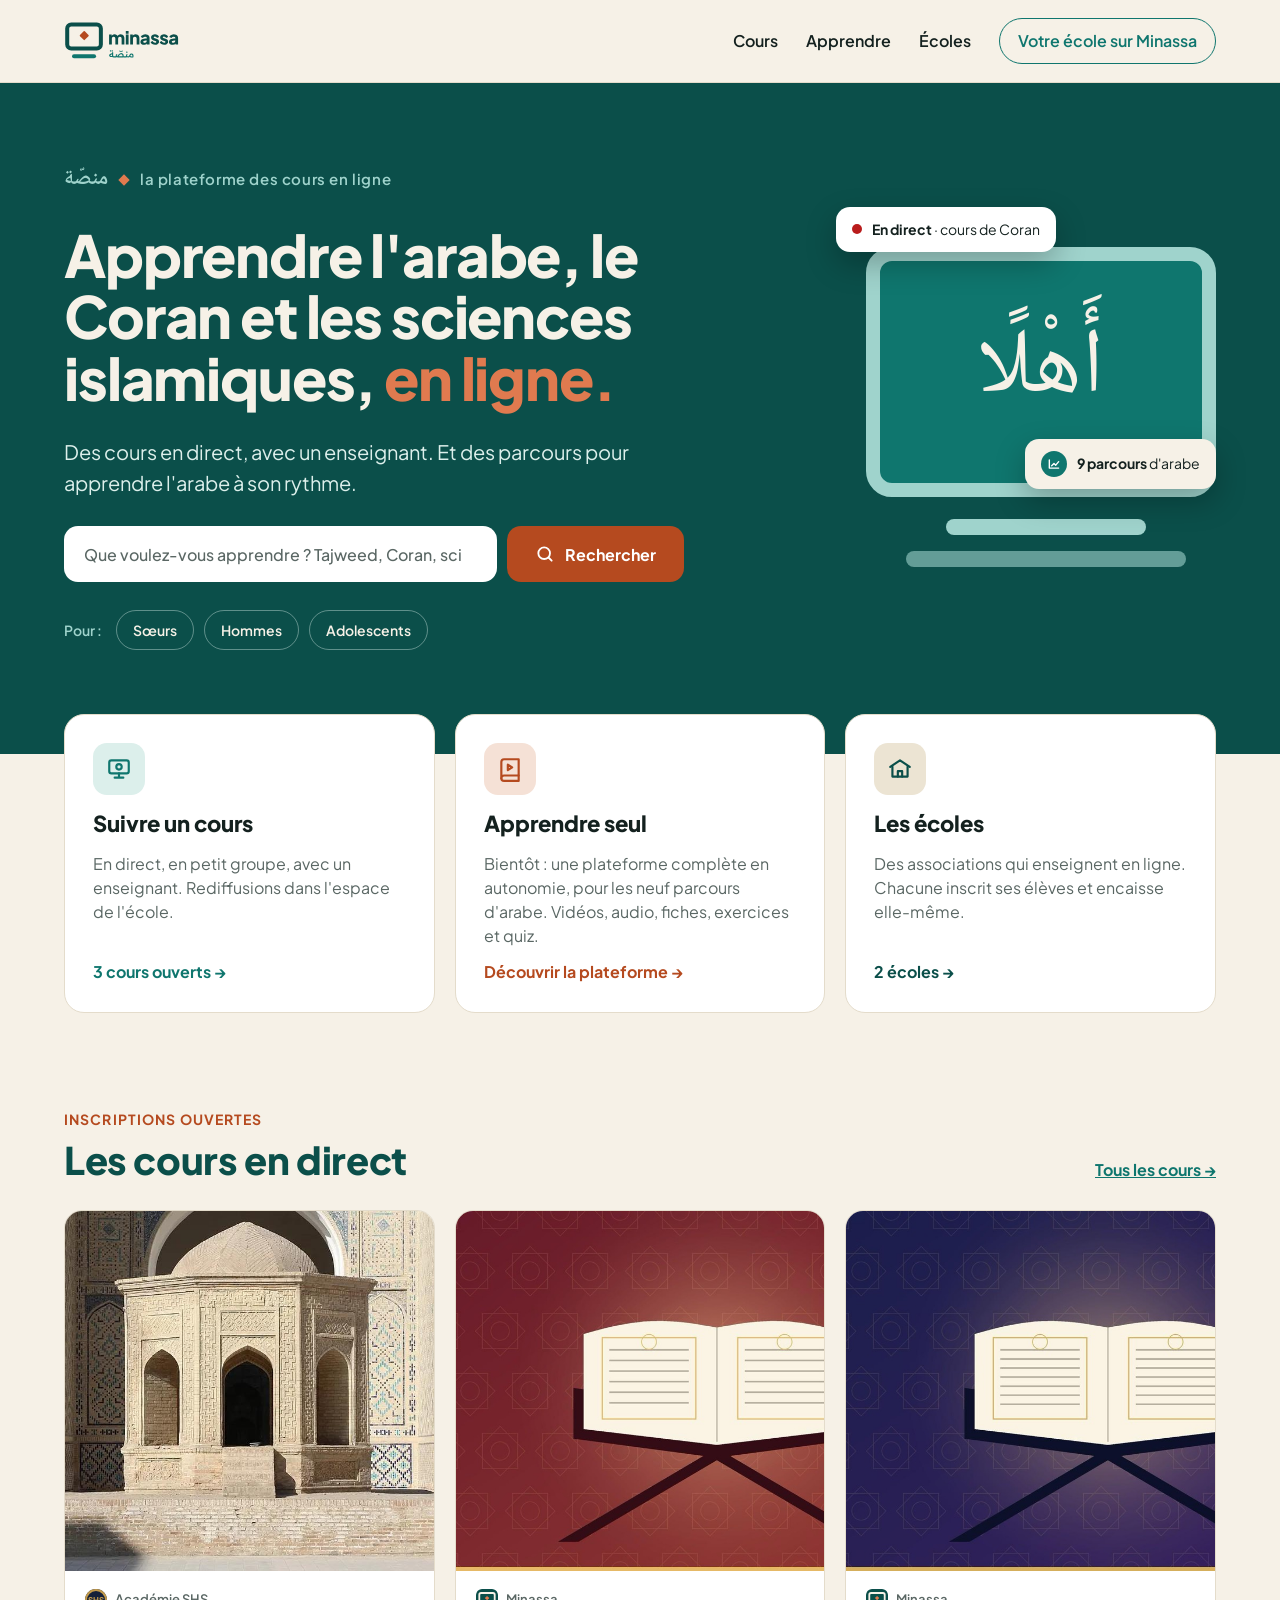
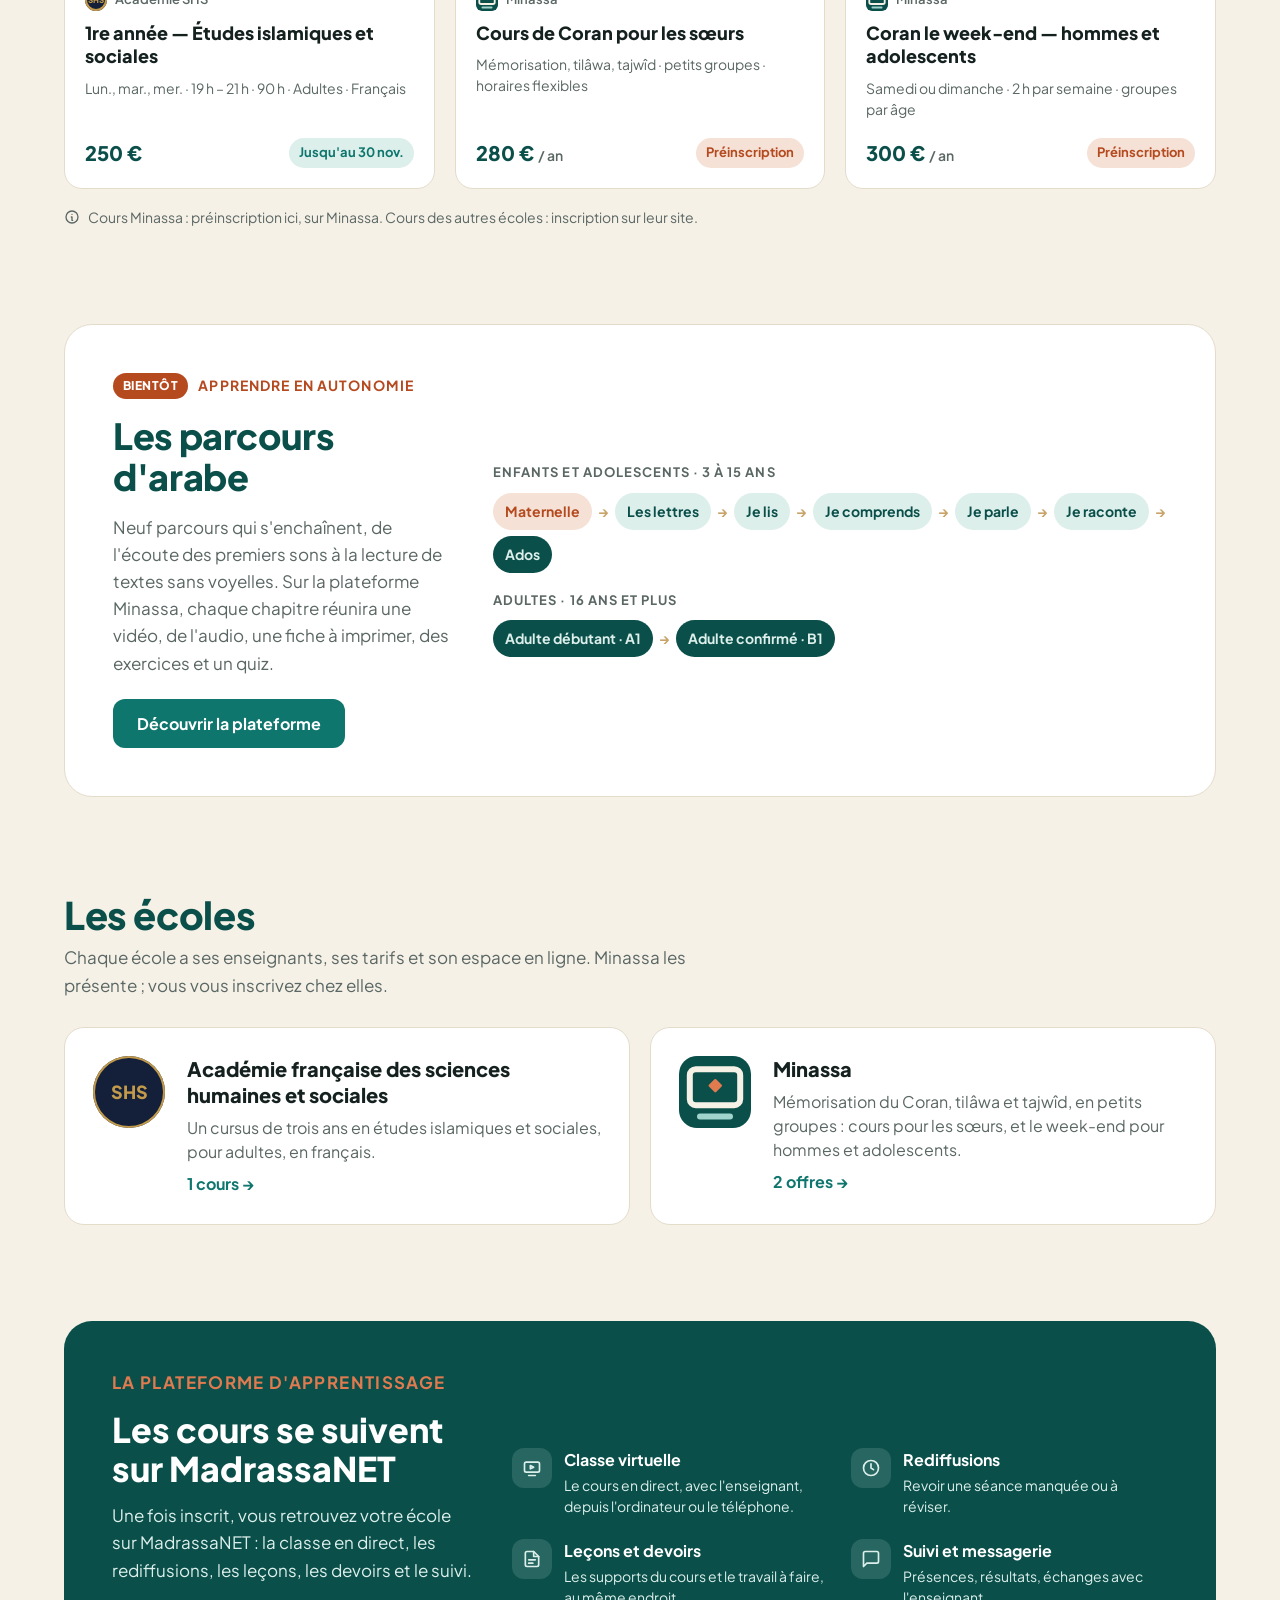
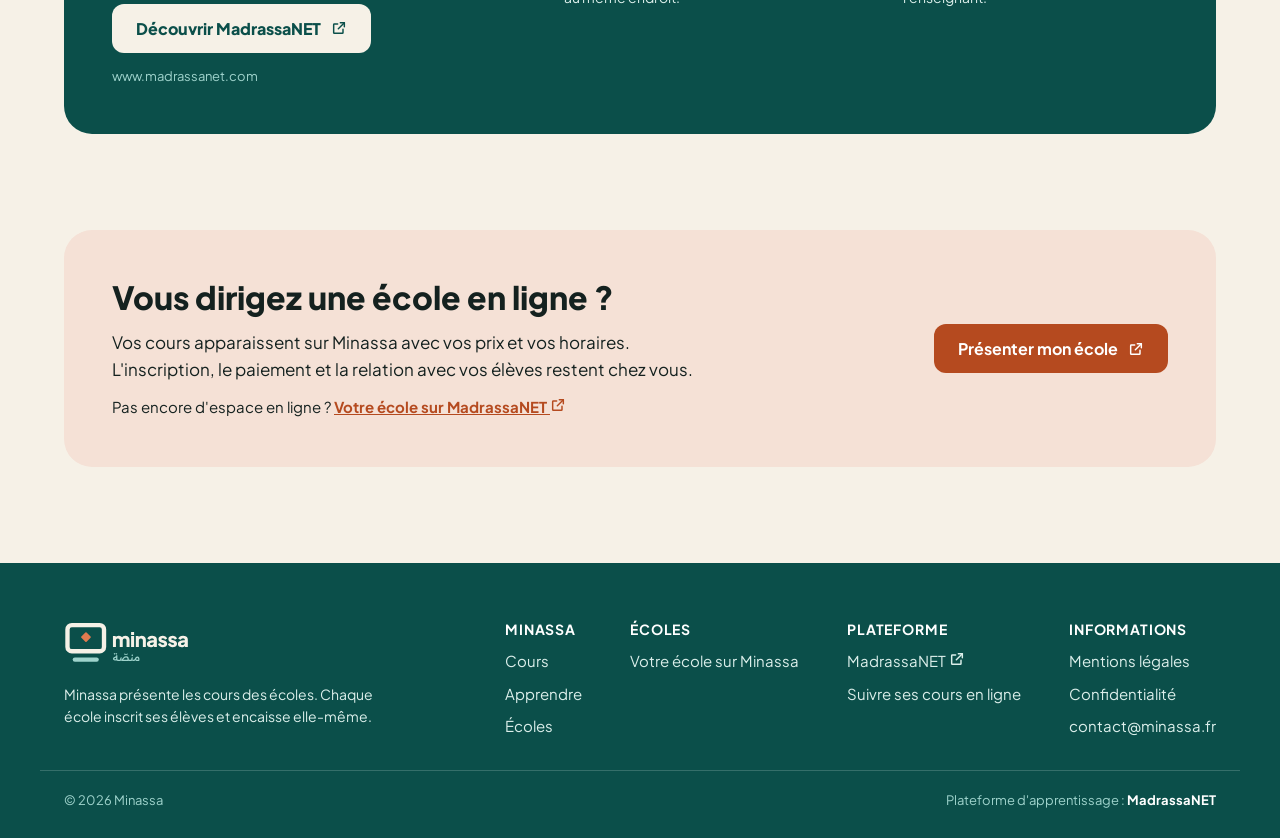
<file: index.html>
<!doctype html>
<html lang="fr">
<head>
<meta charset="utf-8">
<meta name="viewport" content="width=device-width, initial-scale=1">
<title>Minassa — cours d&#x27;arabe, de Coran et de sciences islamiques en ligne</title>
<meta name="description" content="Les cours en direct des écoles en ligne, les préinscriptions Minassa et les parcours d&#x27;arabe à suivre à son rythme.">
<link rel="canonical" href="https://minassa.fr/">
<meta property="og:type" content="website">
<meta property="og:site_name" content="Minassa">
<meta property="og:title" content="Minassa — cours d&#x27;arabe, de Coran et de sciences islamiques en ligne">
<meta property="og:description" content="Les cours en direct des écoles en ligne, les préinscriptions Minassa et les parcours d&#x27;arabe à suivre à son rythme.">
<meta property="og:url" content="https://minassa.fr/">
<meta property="og:image" content="https://minassa.fr/og-image.jpg">
<meta property="og:locale" content="fr_FR">
<meta name="theme-color" content="#0B4F4A">
<link rel="icon" type="image/svg+xml" href="/assets/logo/minassa-icone.svg">
<link rel="preconnect" href="https://fonts.googleapis.com">
<link rel="preconnect" href="https://fonts.gstatic.com" crossorigin>
<link href="https://fonts.googleapis.com/css2?family=Plus+Jakarta+Sans:wght@400;500;600;700;800&family=Noto+Naskh+Arabic:wght@400;600;700&display=swap" rel="stylesheet">
<link rel="stylesheet" href="/assets/minassa.css">
</head>
<body>
<header class="entete">
  <div class="conteneur entete__in">
    <a href="/" class="entete__logo" aria-label="Minassa, accueil"><img src="/assets/logo/minassa-logo.svg" alt="Minassa منصّة" width="160" height="44"></a>
    <nav class="nav" aria-label="Navigation principale">
      <a href="/cours/">Cours</a>
      <a href="/apprendre/">Apprendre</a>
      <a href="/#ecoles">Écoles</a>
      <a href="/#votre-ecole" class="nav__ecole">Votre école sur Minassa</a>
    </nav>
  </div>
</header>
<main>
<!-- Héros -->
<section class="heros">
  <div class="conteneur heros__in">
    <div class="heros__texte">
      <p class="heros__marque"><span class="ar">منصّة</span><span class="losange" aria-hidden="true"></span>la plateforme des cours en ligne</p>
      <h1>Apprendre l'arabe, le Coran et les sciences islamiques, <span>en ligne.</span></h1>
      <p class="heros__chapo">Des cours en direct, avec un enseignant. Et des parcours pour apprendre l'arabe à son rythme.</p>
      <form class="recherche" role="search" action="/cours/" method="get">
        <label for="q" class="sr">Que voulez-vous apprendre ?</label>
        <input id="q" name="q" type="search" placeholder="Que voulez-vous apprendre ? Tajweed, Coran, sciences islamiques…">
        <button type="submit" class="btn btn--terre">
          <svg width="20" height="20" viewBox="0 0 24 24" fill="none" stroke="currentColor" stroke-width="2.2" stroke-linecap="round" aria-hidden="true"><circle cx="11" cy="11" r="7"></circle><path d="M20 20l-3.5-3.5"></path></svg>
          Rechercher
        </button>
      </form>
      <div class="publics">
        <span class="publics__label">Pour :</span>
        <a href="/cours/?pour=femmes">Sœurs</a>
        <a href="/cours/?pour=hommes">Hommes</a>
        <a href="/cours/?pour=ados">Adolescents</a>
      </div>
    </div>

    <div class="estrade" aria-hidden="true">
      <div class="estrade__scene">
        <div class="estrade__ecran"><span class="ar">أَهْلًا</span></div>
        <div class="estrade__marche estrade__marche--1"></div>
        <div class="estrade__marche estrade__marche--2"></div>
        <div class="estrade__bulle estrade__bulle--direct"><span class="point-rouge"></span><span><strong>En direct</strong> · cours de Coran</span></div>
        <div class="estrade__bulle estrade__bulle--parcours">
          <span class="rond-teal"><svg width="14" height="14" viewBox="0 0 24 24" fill="none" stroke="currentColor" stroke-width="2.4" stroke-linecap="round" stroke-linejoin="round"><path d="M4 19V5M4 19h16M8 15l4-4 3 3 5-6"></path></svg></span>
          <span><strong>9 parcours</strong> d'arabe</span>
        </div>
      </div>
    </div>
  </div>
</section>

<!-- Trois entrées -->
<section class="conteneur entrees">
  <div class="grille-3">
    <a href="/cours/" class="carte entree">
      <span class="icone icone--teal"><svg width="26" height="26" viewBox="0 0 24 24" fill="none" stroke="currentColor" stroke-width="2" stroke-linecap="round" stroke-linejoin="round" aria-hidden="true"><rect x="3" y="4" width="18" height="12" rx="2"></rect><path d="M8 20h8M12 16v4"></path><circle cx="12" cy="10" r="2.5"></circle></svg></span>
      <span class="entree__titre">Suivre un cours</span>
      <span class="entree__texte">En direct, en petit groupe, avec un enseignant. Rediffusions dans l'espace de l'école.</span>
      <span class="entree__lien">3 cours ouverts →</span>
    </a>
    <a href="/apprendre/" class="carte entree">
      <span class="icone icone--terre"><svg width="26" height="26" viewBox="0 0 24 24" fill="none" stroke="currentColor" stroke-width="2" stroke-linecap="round" stroke-linejoin="round" aria-hidden="true"><path d="M4 5.5A2.5 2.5 0 0 1 6.5 3H20v15H6.5A2.5 2.5 0 0 0 4 20.5z"></path><path d="M4 20.5A2.5 2.5 0 0 0 6.5 23H20v-5"></path><path d="M10 8l4 2.5-4 2.5z"></path></svg></span>
      <span class="entree__titre">Apprendre seul</span>
      <span class="entree__texte">Bientôt : une plateforme complète en autonomie, pour les neuf parcours d'arabe. Vidéos, audio, fiches, exercices et quiz.</span>
      <span class="entree__lien" style="color: var(--terre)">Découvrir la plateforme →</span>
    </a>
    <a href="#ecoles" class="carte entree">
      <span class="icone icone--sable"><svg width="26" height="26" viewBox="0 0 24 24" fill="none" stroke="currentColor" stroke-width="2" stroke-linecap="round" stroke-linejoin="round" aria-hidden="true"><path d="M3 10l9-6 9 6"></path><path d="M5 10v9h14v-9"></path><path d="M10 19v-5h4v5"></path></svg></span>
      <span class="entree__titre">Les écoles</span>
      <span class="entree__texte">Des associations qui enseignent en ligne. Chacune inscrit ses élèves et encaisse elle-même.</span>
      <span class="entree__lien" style="color: var(--nuit)">2 écoles →</span>
    </a>
  </div>
</section>

<!-- Cours en direct -->
<section class="conteneur section" id="cours-en-direct">
  <div class="entete-section">
    <div>
      <p class="surtitre" style="margin-bottom: 8px">Inscriptions ouvertes</p>
      <h2 class="titre-section">Les cours en direct</h2>
    </div>
    <a href="/cours/">Tous les cours →</a>
  </div>
  <div class="grille-cours">
      <a href="/cours/shs/899/" class="carte carte-cours">
        <img src="/assets/couvertures/shs-899.jpg" alt="" loading="lazy" width="640" height="360">
        <div class="carte-cours__corps">
          <span class="ecole-ligne"><span class="sigle" aria-hidden="true" style="background: #142039; color: #C29A4B; box-shadow: inset 0 0 0 2px #C29A4B">SHS</span>Académie SHS</span>
          <span class="carte-cours__nom">1re année — Études islamiques et sociales</span>
          <span class="carte-cours__info">Lun., mar., mer. · 19 h – 21 h · 90 h · Adultes · Français</span>
          <span class="carte-cours__bas"><span class="prix">250 €</span><span class="pastille pastille--ecole">Jusqu&#x27;au 30 nov.</span></span>
        </div>
      </a>
      <a href="/cours-femmes/" class="carte carte-cours">
        <img src="/assets/img/cours-femmes.jpg" alt="" loading="lazy" width="640" height="360">
        <div class="carte-cours__corps">
          <span class="ecole-ligne"><img src="/assets/logo/minassa-icone.svg" alt="" width="22" height="22">Minassa</span>
          <span class="carte-cours__nom">Cours de Coran pour les sœurs</span>
          <span class="carte-cours__info">Mémorisation, tilâwa, tajwîd · petits groupes · horaires flexibles</span>
          <span class="carte-cours__bas"><span class="prix">280 € <small>/ an</small></span><span class="pastille pastille--pre">Préinscription</span></span>
        </div>
      </a>
      <a href="/cours-coran/" class="carte carte-cours">
        <img src="/assets/img/cours-coran.jpg" alt="" loading="lazy" width="640" height="360">
        <div class="carte-cours__corps">
          <span class="ecole-ligne"><img src="/assets/logo/minassa-icone.svg" alt="" width="22" height="22">Minassa</span>
          <span class="carte-cours__nom">Coran le week-end — hommes et adolescents</span>
          <span class="carte-cours__info">Samedi ou dimanche · 2 h par semaine · groupes par âge</span>
          <span class="carte-cours__bas"><span class="prix">300 € <small>/ an</small></span><span class="pastille pastille--pre">Préinscription</span></span>
        </div>
      </a>
  </div>
  <p class="note"><svg width="16" height="16" viewBox="0 0 24 24" fill="none" stroke="currentColor" stroke-width="2" stroke-linecap="round" stroke-linejoin="round" aria-hidden="true"><circle cx="12" cy="12" r="9"></circle><path d="M12 8h.01M11 12h1v5h1"></path></svg> Cours Minassa : préinscription ici, sur Minassa. Cours des autres écoles : inscription sur leur site.</p>
</section>

<!-- Les parcours d'arabe -->
<section class="conteneur section">
  <div class="bloc-blanc">
    <div class="bloc-blanc__texte">
      <p class="surtitre" style="display: flex; align-items: center; gap: 10px"><span class="pastille pastille--bientot">Bientôt</span>Apprendre en autonomie</p>
      <h2 class="titre-section" style="font-size: 36px">Les parcours d'arabe</h2>
      <p class="chapo">Neuf parcours qui s'enchaînent, de l'écoute des premiers sons à la lecture de textes sans voyelles. Sur la plateforme Minassa, chaque chapitre réunira une vidéo, de l'audio, une fiche à imprimer, des exercices et un quiz.</p>
      <a href="/apprendre/" class="btn">Découvrir la plateforme</a>
    </div>
    <div class="chemins">
      <div class="chemin">
        <span class="chemin__titre">Enfants et adolescents · 3 à 15 ans</span>
        <div class="chemin__etapes">
          <span class="etape etape--terre">Maternelle</span><span class="fleche" aria-hidden="true">→</span>
          <span class="etape">Les lettres</span><span class="fleche" aria-hidden="true">→</span>
          <span class="etape">Je lis</span><span class="fleche" aria-hidden="true">→</span>
          <span class="etape">Je comprends</span><span class="fleche" aria-hidden="true">→</span>
          <span class="etape">Je parle</span><span class="fleche" aria-hidden="true">→</span>
          <span class="etape">Je raconte</span><span class="fleche" aria-hidden="true">→</span>
          <span class="etape etape--nuit">Ados</span>
        </div>
      </div>
      <div class="chemin">
        <span class="chemin__titre">Adultes · 16 ans et plus</span>
        <div class="chemin__etapes">
          <span class="etape etape--nuit">Adulte débutant · A1</span><span class="fleche" aria-hidden="true">→</span>
          <span class="etape etape--nuit">Adulte confirmé · B1</span>
        </div>
      </div>
    </div>
  </div>
</section>

<!-- Les écoles -->
<section class="conteneur section" id="ecoles">
  <h2 class="titre-section" style="margin-bottom: 8px">Les écoles</h2>
  <p class="chapo" style="margin-bottom: 28px">Chaque école a ses enseignants, ses tarifs et son espace en ligne. Minassa les présente ; vous vous inscrivez chez elles.</p>
  <div class="grille-ecoles">
      <a href="/cours/?ecole=shs" class="carte carte-ecole">
        <span class="carte-ecole__logo" aria-hidden="true" style="background: #142039; color: #C29A4B; box-shadow: inset 0 0 0 2px #C29A4B">SHS</span>
        <span class="carte-ecole__texte">
          <span class="carte-ecole__nom">Académie française des sciences humaines et sociales</span>
          <span class="entree__texte">Un cursus de trois ans en études islamiques et sociales, pour adultes, en français.</span>
          <span class="entree__lien">1 cours →</span>
        </span>
      </a>
      <a href="/cours/?ecole=minassa" class="carte carte-ecole">
        <img class="carte-ecole__logo" src="/assets/logo/minassa-icone.svg" alt="" width="72" height="72">
        <span class="carte-ecole__texte">
          <span class="carte-ecole__nom">Minassa</span>
          <span class="entree__texte">Mémorisation du Coran, tilâwa et tajwîd, en petits groupes : cours pour les sœurs, et le week-end pour hommes et adolescents.</span>
          <span class="entree__lien">2 offres →</span>
        </span>
      </a>
  </div>
</section>

<!-- La plateforme d'apprentissage : MadrassaNET -->
<section class="conteneur section" id="plateforme">
  <div class="bandeau-nuit">
    <div class="bandeau-nuit__texte">
      <p class="surtitre" style="color: var(--terre-clair)">La plateforme d'apprentissage</p>
      <h2>Les cours se suivent sur MadrassaNET</h2>
      <p>Une fois inscrit, vous retrouvez votre école sur MadrassaNET : la classe en direct, les rediffusions, les leçons, les devoirs et le suivi.</p>
      <a href="https://www.madrassanet.com" target="_blank" rel="noopener" class="btn btn--clair">Découvrir MadrassaNET <svg width="16" height="16" viewBox="0 0 24 24" fill="none" stroke="currentColor" stroke-width="2.2" stroke-linecap="round" stroke-linejoin="round" aria-hidden="true"><path d="M14 4h6v6"></path><path d="M20 4l-9 9"></path><path d="M18 14v5a1 1 0 0 1-1 1H5a1 1 0 0 1-1-1V7a1 1 0 0 1 1-1h5"></path></svg><span class="sr">(nouvel onglet)</span></a>
      <span style="font-size: 13px; color: var(--teal-clair)">www.madrassanet.com</span>
    </div>
    <ul class="atouts">
      <li><span class="atouts__icone"><svg width="20" height="20" viewBox="0 0 24 24" fill="none" stroke="currentColor" stroke-width="2" stroke-linecap="round" stroke-linejoin="round" aria-hidden="true"><rect x="3" y="5" width="18" height="12" rx="2"></rect><path d="M10 9l4 2-4 2z"></path><path d="M8 21h8"></path></svg></span><span><strong>Classe virtuelle</strong>Le cours en direct, avec l'enseignant, depuis l'ordinateur ou le téléphone.</span></li>
      <li><span class="atouts__icone"><svg width="20" height="20" viewBox="0 0 24 24" fill="none" stroke="currentColor" stroke-width="2" stroke-linecap="round" stroke-linejoin="round" aria-hidden="true"><circle cx="12" cy="12" r="9"></circle><path d="M12 7v5l3 2"></path></svg></span><span><strong>Rediffusions</strong>Revoir une séance manquée ou à réviser.</span></li>
      <li><span class="atouts__icone"><svg width="20" height="20" viewBox="0 0 24 24" fill="none" stroke="currentColor" stroke-width="2" stroke-linecap="round" stroke-linejoin="round" aria-hidden="true"><path d="M14 3H6a2 2 0 0 0-2 2v14a2 2 0 0 0 2 2h12a2 2 0 0 0 2-2V9z"></path><path d="M14 3v6h6"></path><path d="M8 13h8M8 17h5"></path></svg></span><span><strong>Leçons et devoirs</strong>Les supports du cours et le travail à faire, au même endroit.</span></li>
      <li><span class="atouts__icone"><svg width="20" height="20" viewBox="0 0 24 24" fill="none" stroke="currentColor" stroke-width="2" stroke-linecap="round" stroke-linejoin="round" aria-hidden="true"><path d="M21 15a2 2 0 0 1-2 2H7l-4 4V5a2 2 0 0 1 2-2h14a2 2 0 0 1 2 2z"></path></svg></span><span><strong>Suivi et messagerie</strong>Présences, résultats, échanges avec l'enseignant.</span></li>
    </ul>
  </div>
</section>

<!-- Votre école -->
<section class="conteneur section" id="votre-ecole">
  <div class="bandeau-terre">
    <div class="bandeau-terre__texte">
      <h2>Vous dirigez une école en ligne ?</h2>
      <p>Vos cours apparaissent sur Minassa avec vos prix et vos horaires. L'inscription, le paiement et la relation avec vos élèves restent chez vous.</p>
      <p style="font-size: 15px">Pas encore d'espace en ligne ? <a href="https://www.madrassanet.com" target="_blank" rel="noopener" style="color: var(--terre); font-weight: 700">Votre école sur MadrassaNET <svg width="16" height="16" viewBox="0 0 24 24" fill="none" stroke="currentColor" stroke-width="2.2" stroke-linecap="round" stroke-linejoin="round" aria-hidden="true"><path d="M14 4h6v6"></path><path d="M20 4l-9 9"></path><path d="M18 14v5a1 1 0 0 1-1 1H5a1 1 0 0 1-1-1V7a1 1 0 0 1 1-1h5"></path></svg></a></p>
    </div>
    <a href="https://www.madrassanet.com/#contact" target="_blank" rel="noopener" class="btn btn--terre">Présenter mon école <svg width="16" height="16" viewBox="0 0 24 24" fill="none" stroke="currentColor" stroke-width="2.2" stroke-linecap="round" stroke-linejoin="round" aria-hidden="true"><path d="M14 4h6v6"></path><path d="M20 4l-9 9"></path><path d="M18 14v5a1 1 0 0 1-1 1H5a1 1 0 0 1-1-1V7a1 1 0 0 1 1-1h5"></path></svg><span class="sr">(nouvel onglet)</span></a>
  </div>
</section>
</main>
<footer class="pied">
  <div class="conteneur pied__in">
    <div class="pied__marque">
      <img src="/assets/logo/minassa-logo-inverse.svg" alt="Minassa منصّة" width="175" height="48">
      <p>Minassa présente les cours des écoles. Chaque école inscrit ses élèves et encaisse elle-même.</p>
    </div>
    <nav aria-label="Minassa">
      <strong>Minassa</strong>
      <a href="/cours/">Cours</a><a href="/apprendre/">Apprendre</a><a href="/#ecoles">Écoles</a>
    </nav>
    <nav aria-label="Écoles">
      <strong>Écoles</strong>
      <a href="/#votre-ecole">Votre école sur Minassa</a>
    </nav>
    <nav aria-label="Plateforme">
      <strong>Plateforme</strong>
      <a href="https://www.madrassanet.com" target="_blank" rel="noopener">MadrassaNET <svg width="16" height="16" viewBox="0 0 24 24" fill="none" stroke="currentColor" stroke-width="2.2" stroke-linecap="round" stroke-linejoin="round" aria-hidden="true"><path d="M14 4h6v6"></path><path d="M20 4l-9 9"></path><path d="M18 14v5a1 1 0 0 1-1 1H5a1 1 0 0 1-1-1V7a1 1 0 0 1 1-1h5"></path></svg></a>
      <a href="/#plateforme">Suivre ses cours en ligne</a>
    </nav>
    <nav aria-label="Informations">
      <strong>Informations</strong>
      <a href="/mentions-legales.html">Mentions légales</a>
      <a href="/confidentialite/">Confidentialité</a>
      <a href="mailto:contact@minassa.fr">contact@minassa.fr</a>
    </nav>
  </div>
  <div class="conteneur pied__bas">
    <span>© 2026 Minassa</span>
    <span>Plateforme d'apprentissage : <a href="https://www.madrassanet.com" target="_blank" rel="noopener">MadrassaNET</a></span>
  </div>
</footer>
</body>
</html>
</file>
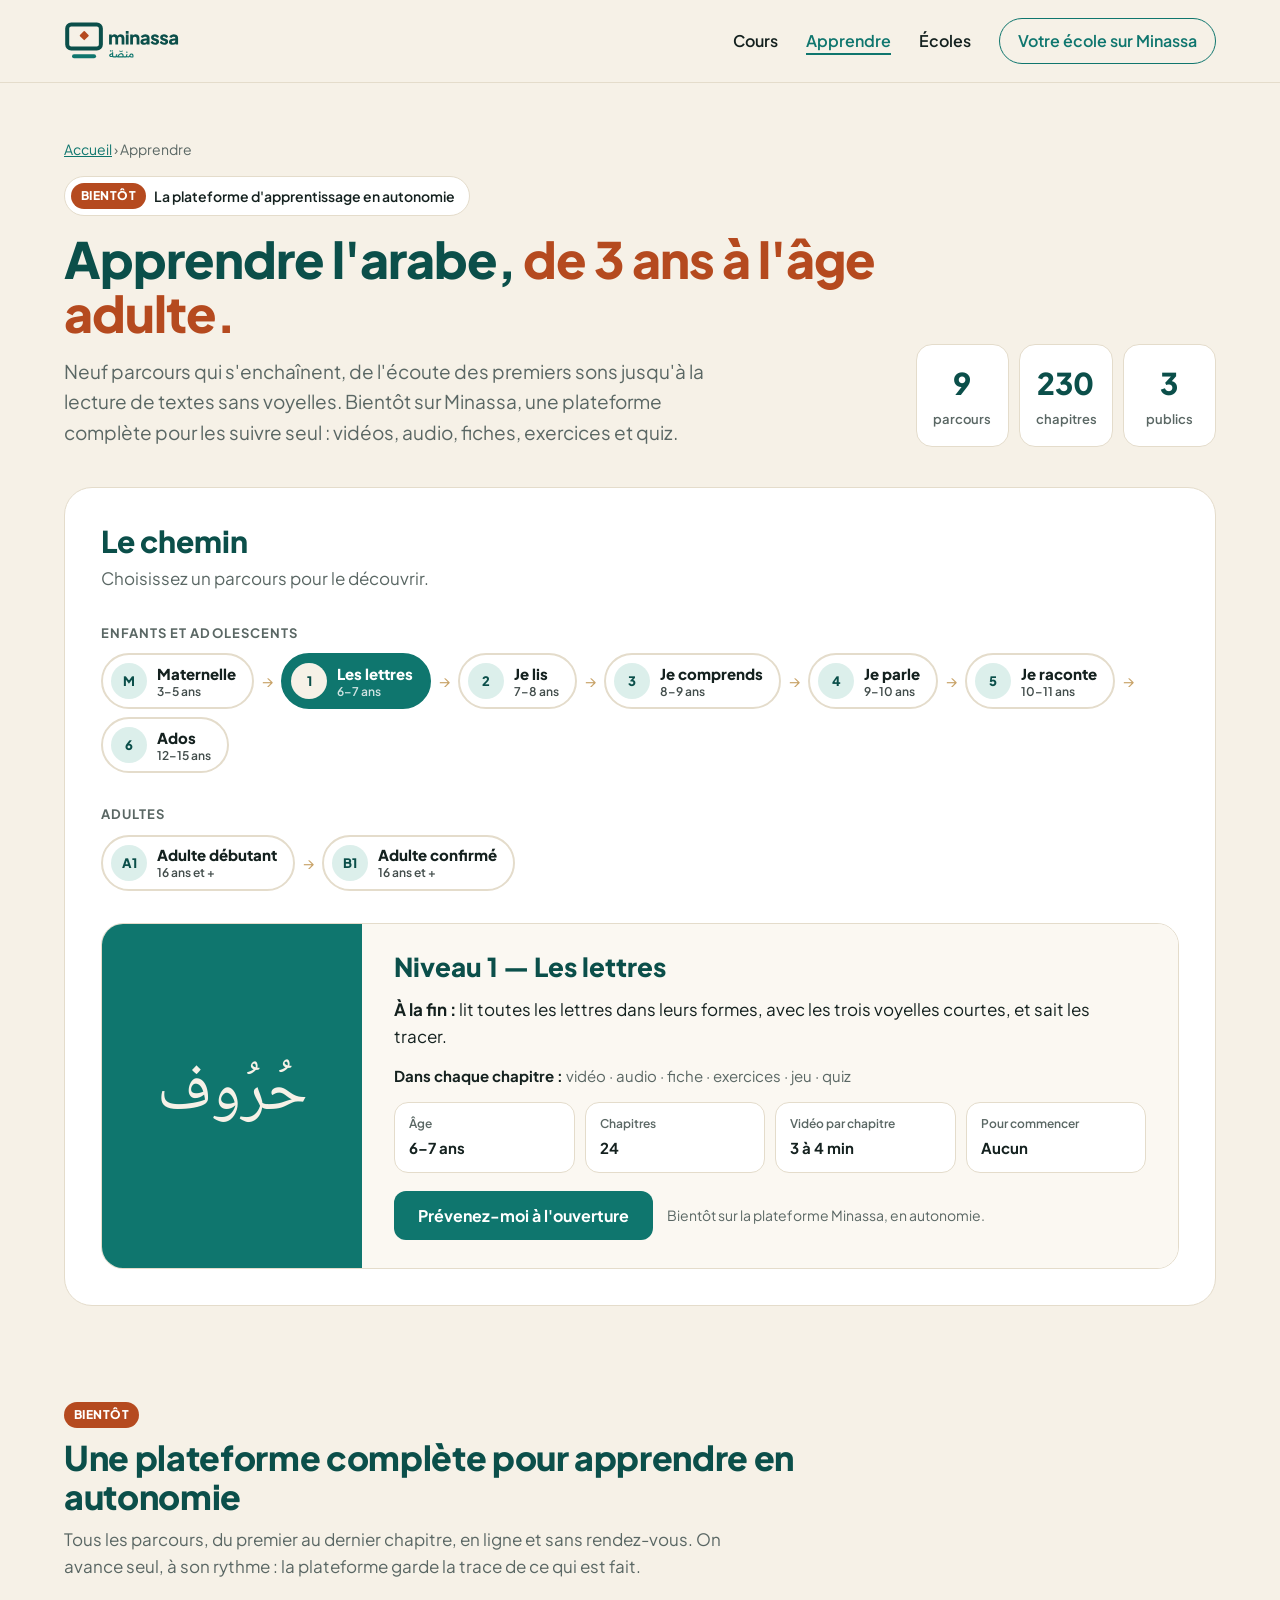
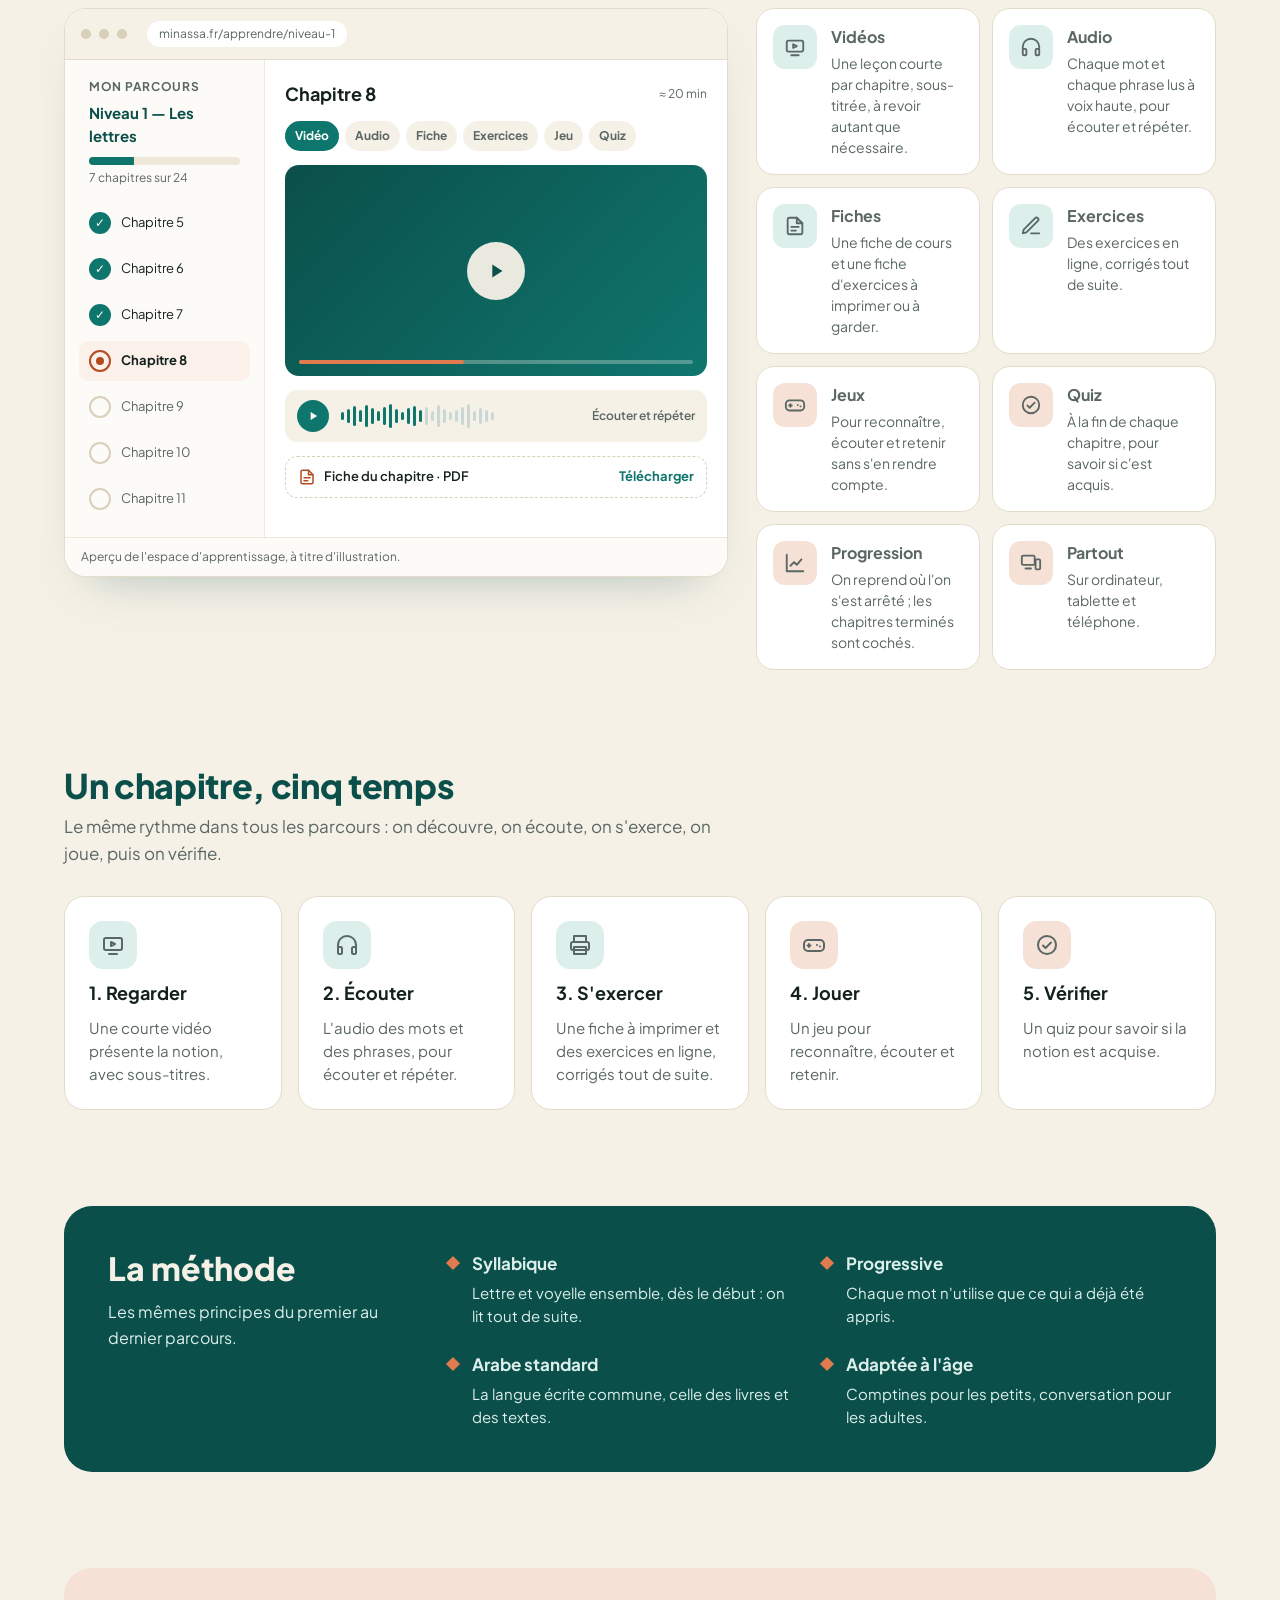
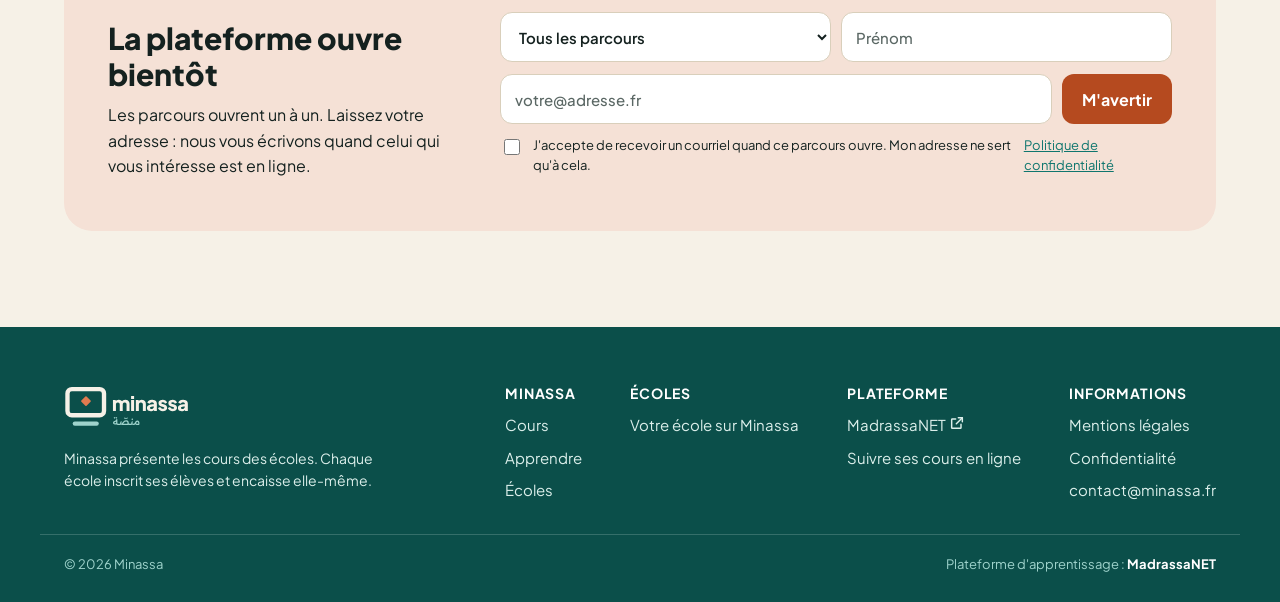
<file: apprendre/index.html>
<!doctype html>
<html lang="fr">
<head>
<meta charset="utf-8">
<meta name="viewport" content="width=device-width, initial-scale=1">
<title>Apprendre l&#x27;arabe, de 3 ans à l&#x27;âge adulte — Minassa</title>
<meta name="description" content="Neuf parcours d&#x27;arabe qui s&#x27;enchaînent, et bientôt une plateforme complète pour les suivre en autonomie : vidéos, audio, fiches, exercices et quiz.">
<link rel="canonical" href="https://minassa.fr/apprendre/">
<meta property="og:type" content="website">
<meta property="og:site_name" content="Minassa">
<meta property="og:title" content="Apprendre l&#x27;arabe, de 3 ans à l&#x27;âge adulte — Minassa">
<meta property="og:description" content="Neuf parcours d&#x27;arabe qui s&#x27;enchaînent, et bientôt une plateforme complète pour les suivre en autonomie : vidéos, audio, fiches, exercices et quiz.">
<meta property="og:url" content="https://minassa.fr/apprendre/">
<meta property="og:image" content="https://minassa.fr/og-image.jpg">
<meta property="og:locale" content="fr_FR">
<meta name="theme-color" content="#0B4F4A">
<link rel="icon" type="image/svg+xml" href="/assets/logo/minassa-icone.svg">
<link rel="preconnect" href="https://fonts.googleapis.com">
<link rel="preconnect" href="https://fonts.gstatic.com" crossorigin>
<link href="https://fonts.googleapis.com/css2?family=Plus+Jakarta+Sans:wght@400;500;600;700;800&family=Noto+Naskh+Arabic:wght@400;600;700&display=swap" rel="stylesheet">
<link rel="stylesheet" href="/assets/minassa.css">
<script src="https://challenges.cloudflare.com/turnstile/v0/api.js" async defer></script>
</head>
<body>
<header class="entete">
  <div class="conteneur entete__in">
    <a href="/" class="entete__logo" aria-label="Minassa, accueil"><img src="/assets/logo/minassa-logo.svg" alt="Minassa منصّة" width="160" height="44"></a>
    <nav class="nav" aria-label="Navigation principale">
      <a href="/cours/">Cours</a>
      <a href="/apprendre/" aria-current="page">Apprendre</a>
      <a href="/#ecoles">Écoles</a>
      <a href="/#votre-ecole" class="nav__ecole">Votre école sur Minassa</a>
    </nav>
  </div>
</header>
<main>
<!-- En-tête -->
<section class="conteneur apprendre-tete">
  <div class="apprendre-tete__texte">
    <nav class="ariane" aria-label="Fil d'Ariane"><a href="/">Accueil</a> › Apprendre</nav>
    <span class="annonce"><span class="pastille pastille--bientot">Bientôt</span>La plateforme d'apprentissage en autonomie</span>
    <h1>Apprendre l'arabe, <span>de 3 ans à l'âge adulte.</span></h1>
    <p>Neuf parcours qui s'enchaînent, de l'écoute des premiers sons jusqu'à la lecture de textes sans voyelles. Bientôt sur Minassa, une plateforme complète pour les suivre seul : vidéos, audio, fiches, exercices et quiz.</p>
  </div>
  <div class="compteurs">
    <div class="compteur"><strong>9</strong><span>parcours</span></div>
    <div class="compteur"><strong>230</strong><span>chapitres</span></div>
    <div class="compteur"><strong>3</strong><span>publics</span></div>
  </div>
</section>

<!-- Le chemin -->
<section class="conteneur">
  <div class="chemin-bloc" data-chemin>
    <div>
      <h2>Le chemin</h2>
      <p class="chapo">Choisissez un parcours pour le découvrir.</p>
    </div>
    <div class="chemin">
      <span class="chemin__titre">Enfants et adolescents</span>
      <div class="choix-parcours" role="group" aria-label="Parcours enfants et adolescents">
        <button type="button" class="choix" data-parcours="M" aria-pressed="false"><span class="choix__code">M</span><span class="choix__texte"><strong>Maternelle</strong><small>3–5 ans</small></span></button><span class="fleche" aria-hidden="true">→</span>
        <button type="button" class="choix" data-parcours="N1" aria-pressed="true"><span class="choix__code">1</span><span class="choix__texte"><strong>Les lettres</strong><small>6–7 ans</small></span></button><span class="fleche" aria-hidden="true">→</span>
        <button type="button" class="choix" data-parcours="N2" aria-pressed="false"><span class="choix__code">2</span><span class="choix__texte"><strong>Je lis</strong><small>7–8 ans</small></span></button><span class="fleche" aria-hidden="true">→</span>
        <button type="button" class="choix" data-parcours="N3" aria-pressed="false"><span class="choix__code">3</span><span class="choix__texte"><strong>Je comprends</strong><small>8–9 ans</small></span></button><span class="fleche" aria-hidden="true">→</span>
        <button type="button" class="choix" data-parcours="N4" aria-pressed="false"><span class="choix__code">4</span><span class="choix__texte"><strong>Je parle</strong><small>9–10 ans</small></span></button><span class="fleche" aria-hidden="true">→</span>
        <button type="button" class="choix" data-parcours="N5" aria-pressed="false"><span class="choix__code">5</span><span class="choix__texte"><strong>Je raconte</strong><small>10–11 ans</small></span></button><span class="fleche" aria-hidden="true">→</span>
        <button type="button" class="choix" data-parcours="N6" aria-pressed="false"><span class="choix__code">6</span><span class="choix__texte"><strong>Ados</strong><small>12–15 ans</small></span></button>
      </div>
    </div>
    <div class="chemin">
      <span class="chemin__titre">Adultes</span>
      <div class="choix-parcours" role="group" aria-label="Parcours adultes">
        <button type="button" class="choix" data-parcours="AD" aria-pressed="false"><span class="choix__code">A1</span><span class="choix__texte"><strong>Adulte débutant</strong><small>16 ans et +</small></span></button><span class="fleche" aria-hidden="true">→</span>
        <button type="button" class="choix" data-parcours="AC" aria-pressed="false"><span class="choix__code">B1</span><span class="choix__texte"><strong>Adulte confirmé</strong><small>16 ans et +</small></span></button>
      </div>
    </div>

    <div class="detail" aria-live="polite">
      <div class="detail__bandeau" aria-hidden="true" data-d="ar">حُرُوف</div>
      <div class="detail__corps">
        <h3 data-d="nom">Niveau 1 — Les lettres</h3>
        <p><strong>À la fin :</strong> <span data-d="sortie">lit toutes les lettres dans leurs formes, avec les trois voyelles courtes, et sait les tracer.</span></p>
        <p class="detail__formats"><strong>Dans chaque chapitre :</strong> vidéo · audio · fiche · exercices · jeu · quiz</p>
        <div class="detail__chiffres">
          <div><small>Âge</small><strong data-d="age">6–7 ans</strong></div>
          <div><small>Chapitres</small><strong data-d="chapitres">24</strong></div>
          <div><small>Vidéo par chapitre</small><strong data-d="video">3 à 4 min</strong></div>
          <div><small>Pour commencer</small><strong data-d="prerequis">Aucun</strong></div>
        </div>
        <div class="detail__action">
          <a href="#prevenir" class="btn" data-prevenir>Prévenez-moi à l'ouverture</a>
          <span>Bientôt sur la plateforme Minassa, en autonomie.</span>
        </div>
      </div>
    </div>
  </div>
</section>

<!-- Bientôt : la plateforme -->
<section class="conteneur section">
  <div style="display: flex; flex-direction: column; gap: 10px; margin-bottom: 28px; max-width: 760px">
    <span class="pastille pastille--bientot" style="align-self: flex-start">Bientôt</span>
    <h2 class="titre-section" style="font-size: 34px">Une plateforme complète pour apprendre en autonomie</h2>
    <p class="chapo">Tous les parcours, du premier au dernier chapitre, en ligne et sans rendez-vous. On avance seul, à son rythme : la plateforme garde la trace de ce qui est fait.</p>
  </div>
  <div class="plateforme">
    <figure class="apercu" aria-label="Aperçu de l'espace d'apprentissage">
      <div class="apercu__barre"><i></i><i></i><i></i><span>minassa.fr/apprendre/niveau-1</span></div>
      <div class="apercu__in">
        <div class="apercu__menu">
          <small>Mon parcours</small>
          <strong>Niveau 1 — Les lettres</strong>
          <div class="progression"><div><i></i></div>7 chapitres sur 24</div>
          <div class="chap chap--fait"><i>✓</i>Chapitre 5</div>
          <div class="chap chap--fait"><i>✓</i>Chapitre 6</div>
          <div class="chap chap--fait"><i>✓</i>Chapitre 7</div>
          <div class="chap chap--cours"><i></i>Chapitre 8</div>
          <div class="chap"><i></i>Chapitre 9</div>
          <div class="chap"><i></i>Chapitre 10</div>
          <div class="chap"><i></i>Chapitre 11</div>
        </div>
        <div class="apercu__contenu">
          <div class="apercu__titre"><strong>Chapitre 8</strong><span>≈ 20 min</span></div>
          <div class="onglets"><span>Vidéo</span><span>Audio</span><span>Fiche</span><span>Exercices</span><span>Jeu</span><span>Quiz</span></div>
          <div class="video">
            <span class="video__play"><svg width="22" height="22" viewBox="0 0 24 24" fill="#0B4F4A" aria-hidden="true"><path d="M8 5l11 7-11 7z"></path></svg></span>
            <div class="video__barre"><i></i></div>
          </div>
          <div class="audio">
            <span class="audio__play"><svg width="14" height="14" viewBox="0 0 24 24" fill="#FFFFFF" aria-hidden="true"><path d="M8 5l11 7-11 7z"></path></svg></span>
            <span class="onde" aria-hidden="true"><i class="lu" style="height:8px"></i><i class="lu" style="height:14px"></i><i class="lu" style="height:20px"></i><i class="lu" style="height:12px"></i><i class="lu" style="height:22px"></i><i class="lu" style="height:16px"></i><i class="lu" style="height:10px"></i><i class="lu" style="height:18px"></i><i class="lu" style="height:24px"></i><i class="lu" style="height:14px"></i><i class="lu" style="height:8px"></i><i class="lu" style="height:16px"></i><i class="lu" style="height:20px"></i><i class="lu" style="height:12px"></i><i style="height:18px"></i><i style="height:10px"></i><i style="height:22px"></i><i style="height:14px"></i><i style="height:8px"></i><i style="height:12px"></i><i style="height:18px"></i><i style="height:24px"></i><i style="height:10px"></i><i style="height:16px"></i><i style="height:12px"></i><i style="height:8px"></i></span>
            <span>Écouter et répéter</span>
          </div>
          <div class="fiche-pdf">
            <span><svg width="18" height="18" viewBox="0 0 24 24" fill="none" stroke="#B54A1F" stroke-width="2" stroke-linecap="round" stroke-linejoin="round" aria-hidden="true"><path d="M14 3H6a2 2 0 0 0-2 2v14a2 2 0 0 0 2 2h12a2 2 0 0 0 2-2V9z"></path><path d="M14 3v6h6"></path><path d="M8 13h8M8 17h5"></path></svg>Fiche du chapitre · PDF</span>
            <b>Télécharger</b>
          </div>
        </div>
      </div>
      <figcaption>Aperçu de l'espace d'apprentissage, à titre d'illustration.</figcaption>
    </figure>

    <div class="formats">
      <div class="format"><span class="icone icone--teal"><svg width="22" height="22" viewBox="0 0 24 24" fill="none" stroke="currentColor" stroke-width="2" stroke-linecap="round" stroke-linejoin="round" aria-hidden="true"><rect x="3" y="5" width="18" height="12" rx="2"></rect><path d="M10 9l4 2-4 2z"></path><path d="M8 21h8"></path></svg></span><span><strong>Vidéos</strong>Une leçon courte par chapitre, sous-titrée, à revoir autant que nécessaire.</span></div>
      <div class="format"><span class="icone icone--teal"><svg width="22" height="22" viewBox="0 0 24 24" fill="none" stroke="currentColor" stroke-width="2" stroke-linecap="round" stroke-linejoin="round" aria-hidden="true"><path d="M3 14v-2a9 9 0 0 1 18 0v2"></path><rect x="3" y="14" width="4" height="7" rx="1.5"></rect><rect x="17" y="14" width="4" height="7" rx="1.5"></rect></svg></span><span><strong>Audio</strong>Chaque mot et chaque phrase lus à voix haute, pour écouter et répéter.</span></div>
      <div class="format"><span class="icone icone--teal"><svg width="22" height="22" viewBox="0 0 24 24" fill="none" stroke="currentColor" stroke-width="2" stroke-linecap="round" stroke-linejoin="round" aria-hidden="true"><path d="M14 3H6a2 2 0 0 0-2 2v14a2 2 0 0 0 2 2h12a2 2 0 0 0 2-2V9z"></path><path d="M14 3v6h6"></path><path d="M8 13h8M8 17h5"></path></svg></span><span><strong>Fiches</strong>Une fiche de cours et une fiche d'exercices à imprimer ou à garder.</span></div>
      <div class="format"><span class="icone icone--teal"><svg width="22" height="22" viewBox="0 0 24 24" fill="none" stroke="currentColor" stroke-width="2" stroke-linecap="round" stroke-linejoin="round" aria-hidden="true"><path d="M12 20h9"></path><path d="M16.5 3.5a2.1 2.1 0 0 1 3 3L7 19l-4 1 1-4z"></path></svg></span><span><strong>Exercices</strong>Des exercices en ligne, corrigés tout de suite.</span></div>
      <div class="format"><span class="icone icone--terre"><svg width="22" height="22" viewBox="0 0 24 24" fill="none" stroke="currentColor" stroke-width="2" stroke-linecap="round" stroke-linejoin="round" aria-hidden="true"><rect x="2" y="7" width="20" height="11" rx="4"></rect><path d="M7 11v3M5.5 12.5h3M15 12h.01M18 13.5h.01"></path></svg></span><span><strong>Jeux</strong>Pour reconnaître, écouter et retenir sans s'en rendre compte.</span></div>
      <div class="format"><span class="icone icone--terre"><svg width="22" height="22" viewBox="0 0 24 24" fill="none" stroke="currentColor" stroke-width="2" stroke-linecap="round" stroke-linejoin="round" aria-hidden="true"><circle cx="12" cy="12" r="9"></circle><path d="M8 12.5l2.5 2.5L16 9.5"></path></svg></span><span><strong>Quiz</strong>À la fin de chaque chapitre, pour savoir si c'est acquis.</span></div>
      <div class="format"><span class="icone icone--terre"><svg width="22" height="22" viewBox="0 0 24 24" fill="none" stroke="currentColor" stroke-width="2" stroke-linecap="round" stroke-linejoin="round" aria-hidden="true"><path d="M3 3v18h18"></path><path d="M7 15l4-4 3 3 5-6"></path></svg></span><span><strong>Progression</strong>On reprend où l'on s'est arrêté ; les chapitres terminés sont cochés.</span></div>
      <div class="format"><span class="icone icone--terre"><svg width="22" height="22" viewBox="0 0 24 24" fill="none" stroke="currentColor" stroke-width="2" stroke-linecap="round" stroke-linejoin="round" aria-hidden="true"><rect x="2" y="4" width="14" height="10" rx="1.5"></rect><path d="M6 18h6"></path><rect x="17" y="8" width="5" height="11" rx="1.2"></rect></svg></span><span><strong>Partout</strong>Sur ordinateur, tablette et téléphone.</span></div>
    </div>
  </div>
</section>

<!-- Un chapitre, cinq temps -->
<section class="conteneur section">
  <h2 class="titre-section" style="font-size: 34px; margin-bottom: 8px">Un chapitre, cinq temps</h2>
  <p class="chapo" style="margin-bottom: 28px">Le même rythme dans tous les parcours : on découvre, on écoute, on s'exerce, on joue, puis on vérifie.</p>
  <div class="temps">
    <div class="carte"><span class="icone icone--teal"><svg width="24" height="24" viewBox="0 0 24 24" fill="none" stroke="currentColor" stroke-width="2" stroke-linecap="round" stroke-linejoin="round" aria-hidden="true"><rect x="3" y="5" width="18" height="12" rx="2"></rect><path d="M10 9l4 2-4 2z"></path><path d="M8 21h8"></path></svg></span><strong>1. Regarder</strong><span>Une courte vidéo présente la notion, avec sous-titres.</span></div>
    <div class="carte"><span class="icone icone--teal"><svg width="24" height="24" viewBox="0 0 24 24" fill="none" stroke="currentColor" stroke-width="2" stroke-linecap="round" stroke-linejoin="round" aria-hidden="true"><path d="M3 14v-2a9 9 0 0 1 18 0v2"></path><rect x="3" y="14" width="4" height="7" rx="1.5"></rect><rect x="17" y="14" width="4" height="7" rx="1.5"></rect></svg></span><strong>2. Écouter</strong><span>L'audio des mots et des phrases, pour écouter et répéter.</span></div>
    <div class="carte"><span class="icone icone--teal"><svg width="24" height="24" viewBox="0 0 24 24" fill="none" stroke="currentColor" stroke-width="2" stroke-linecap="round" stroke-linejoin="round" aria-hidden="true"><path d="M6 9V3h12v6"></path><rect x="3" y="9" width="18" height="8" rx="2"></rect><path d="M6 14h12v7H6z"></path></svg></span><strong>3. S'exercer</strong><span>Une fiche à imprimer et des exercices en ligne, corrigés tout de suite.</span></div>
    <div class="carte"><span class="icone icone--terre"><svg width="24" height="24" viewBox="0 0 24 24" fill="none" stroke="currentColor" stroke-width="2" stroke-linecap="round" stroke-linejoin="round" aria-hidden="true"><rect x="2" y="7" width="20" height="11" rx="4"></rect><path d="M7 11v3M5.5 12.5h3M15 12h.01M18 13.5h.01"></path></svg></span><strong>4. Jouer</strong><span>Un jeu pour reconnaître, écouter et retenir.</span></div>
    <div class="carte"><span class="icone icone--terre"><svg width="24" height="24" viewBox="0 0 24 24" fill="none" stroke="currentColor" stroke-width="2" stroke-linecap="round" stroke-linejoin="round" aria-hidden="true"><circle cx="12" cy="12" r="9"></circle><path d="M8 12.5l2.5 2.5L16 9.5"></path></svg></span><strong>5. Vérifier</strong><span>Un quiz pour savoir si la notion est acquise.</span></div>
  </div>
</section>

<!-- La méthode -->
<section class="conteneur section">
  <div class="methode">
    <div class="methode__titre">
      <h2>La méthode</h2>
      <p>Les mêmes principes du premier au dernier parcours.</p>
    </div>
    <ul>
      <li><span class="losange" aria-hidden="true"></span><span><strong>Syllabique</strong><span>Lettre et voyelle ensemble, dès le début : on lit tout de suite.</span></span></li>
      <li><span class="losange" aria-hidden="true"></span><span><strong>Progressive</strong><span>Chaque mot n'utilise que ce qui a déjà été appris.</span></span></li>
      <li><span class="losange" aria-hidden="true"></span><span><strong>Arabe standard</strong><span>La langue écrite commune, celle des livres et des textes.</span></span></li>
      <li><span class="losange" aria-hidden="true"></span><span><strong>Adaptée à l'âge</strong><span>Comptines pour les petits, conversation pour les adultes.</span></span></li>
    </ul>
  </div>
</section>

<!-- Être prévenu -->
<section class="conteneur section" id="prevenir">
  <div class="prevenir">
    <div class="prevenir__texte">
      <h2>La plateforme ouvre bientôt</h2>
      <p>Les parcours ouvrent un à un. Laissez votre adresse : nous vous écrivons quand celui qui vous intéresse est en ligne.</p>
    </div>
    <form id="form-prevenir" novalidate>
      <input type="text" name="_hp" id="p-hp" tabindex="-1" autocomplete="off" style="display:none" aria-hidden="true">
      <div class="prevenir__ligne">
        <label for="p-parcours" class="sr">Parcours</label>
        <select id="p-parcours" name="parcours">
          <option value="Tous les parcours">Tous les parcours</option>
          <option value="Maternelle" data-parcours="M">Maternelle</option>
          <option value="Niveau 1 — Les lettres" data-parcours="N1">Niveau 1 — Les lettres</option>
          <option value="Niveau 2 — Je lis" data-parcours="N2">Niveau 2 — Je lis</option>
          <option value="Niveau 3 — Je comprends" data-parcours="N3">Niveau 3 — Je comprends</option>
          <option value="Niveau 4 — Je parle" data-parcours="N4">Niveau 4 — Je parle</option>
          <option value="Niveau 5 — Je raconte" data-parcours="N5">Niveau 5 — Je raconte</option>
          <option value="Niveau 6 — Ados" data-parcours="N6">Niveau 6 — Ados</option>
          <option value="Adulte débutant" data-parcours="AD">Adulte débutant</option>
          <option value="Adulte confirmé" data-parcours="AC">Adulte confirmé</option>
        </select>
        <label for="p-prenom" class="sr">Prénom</label>
        <input id="p-prenom" type="text" autocomplete="given-name" placeholder="Prénom">
      </div>
      <div class="prevenir__ligne">
        <label for="p-email" class="sr">Adresse électronique</label>
        <input id="p-email" type="email" autocomplete="email" placeholder="votre@adresse.fr" required>
        <button type="submit" class="btn btn--terre" id="p-envoyer">M'avertir</button>
      </div>
      <label class="consent"><input type="checkbox" id="p-consent" required>J'accepte de recevoir un courriel quand ce parcours ouvre. Mon adresse ne sert qu'à cela. <a href="/politique-confidentialite.html" target="_blank">Politique de confidentialité</a></label>
      <div class="cf-turnstile" data-sitekey="0x4AAAAAADU1Kwvjip0WjmbB" data-theme="light" data-language="fr"></div>
      <p class="retour" id="p-retour" hidden role="status"></p>
    </form>
  </div>
</section>
</main>
<footer class="pied">
  <div class="conteneur pied__in">
    <div class="pied__marque">
      <img src="/assets/logo/minassa-logo-inverse.svg" alt="Minassa منصّة" width="175" height="48">
      <p>Minassa présente les cours des écoles. Chaque école inscrit ses élèves et encaisse elle-même.</p>
    </div>
    <nav aria-label="Minassa">
      <strong>Minassa</strong>
      <a href="/cours/">Cours</a><a href="/apprendre/">Apprendre</a><a href="/#ecoles">Écoles</a>
    </nav>
    <nav aria-label="Écoles">
      <strong>Écoles</strong>
      <a href="/#votre-ecole">Votre école sur Minassa</a>
    </nav>
    <nav aria-label="Plateforme">
      <strong>Plateforme</strong>
      <a href="https://www.madrassanet.com" target="_blank" rel="noopener">MadrassaNET <svg width="16" height="16" viewBox="0 0 24 24" fill="none" stroke="currentColor" stroke-width="2.2" stroke-linecap="round" stroke-linejoin="round" aria-hidden="true"><path d="M14 4h6v6"></path><path d="M20 4l-9 9"></path><path d="M18 14v5a1 1 0 0 1-1 1H5a1 1 0 0 1-1-1V7a1 1 0 0 1 1-1h5"></path></svg></a>
      <a href="/#plateforme">Suivre ses cours en ligne</a>
    </nav>
    <nav aria-label="Informations">
      <strong>Informations</strong>
      <a href="/mentions-legales.html">Mentions légales</a>
      <a href="/confidentialite/">Confidentialité</a>
      <a href="mailto:contact@minassa.fr">contact@minassa.fr</a>
    </nav>
  </div>
  <div class="conteneur pied__bas">
    <span>© 2026 Minassa</span>
    <span>Plateforme d'apprentissage : <a href="https://www.madrassanet.com" target="_blank" rel="noopener">MadrassaNET</a></span>
  </div>
</footer>
<script src="/assets/minassa.js" defer></script>
</body>
</html>
</file>
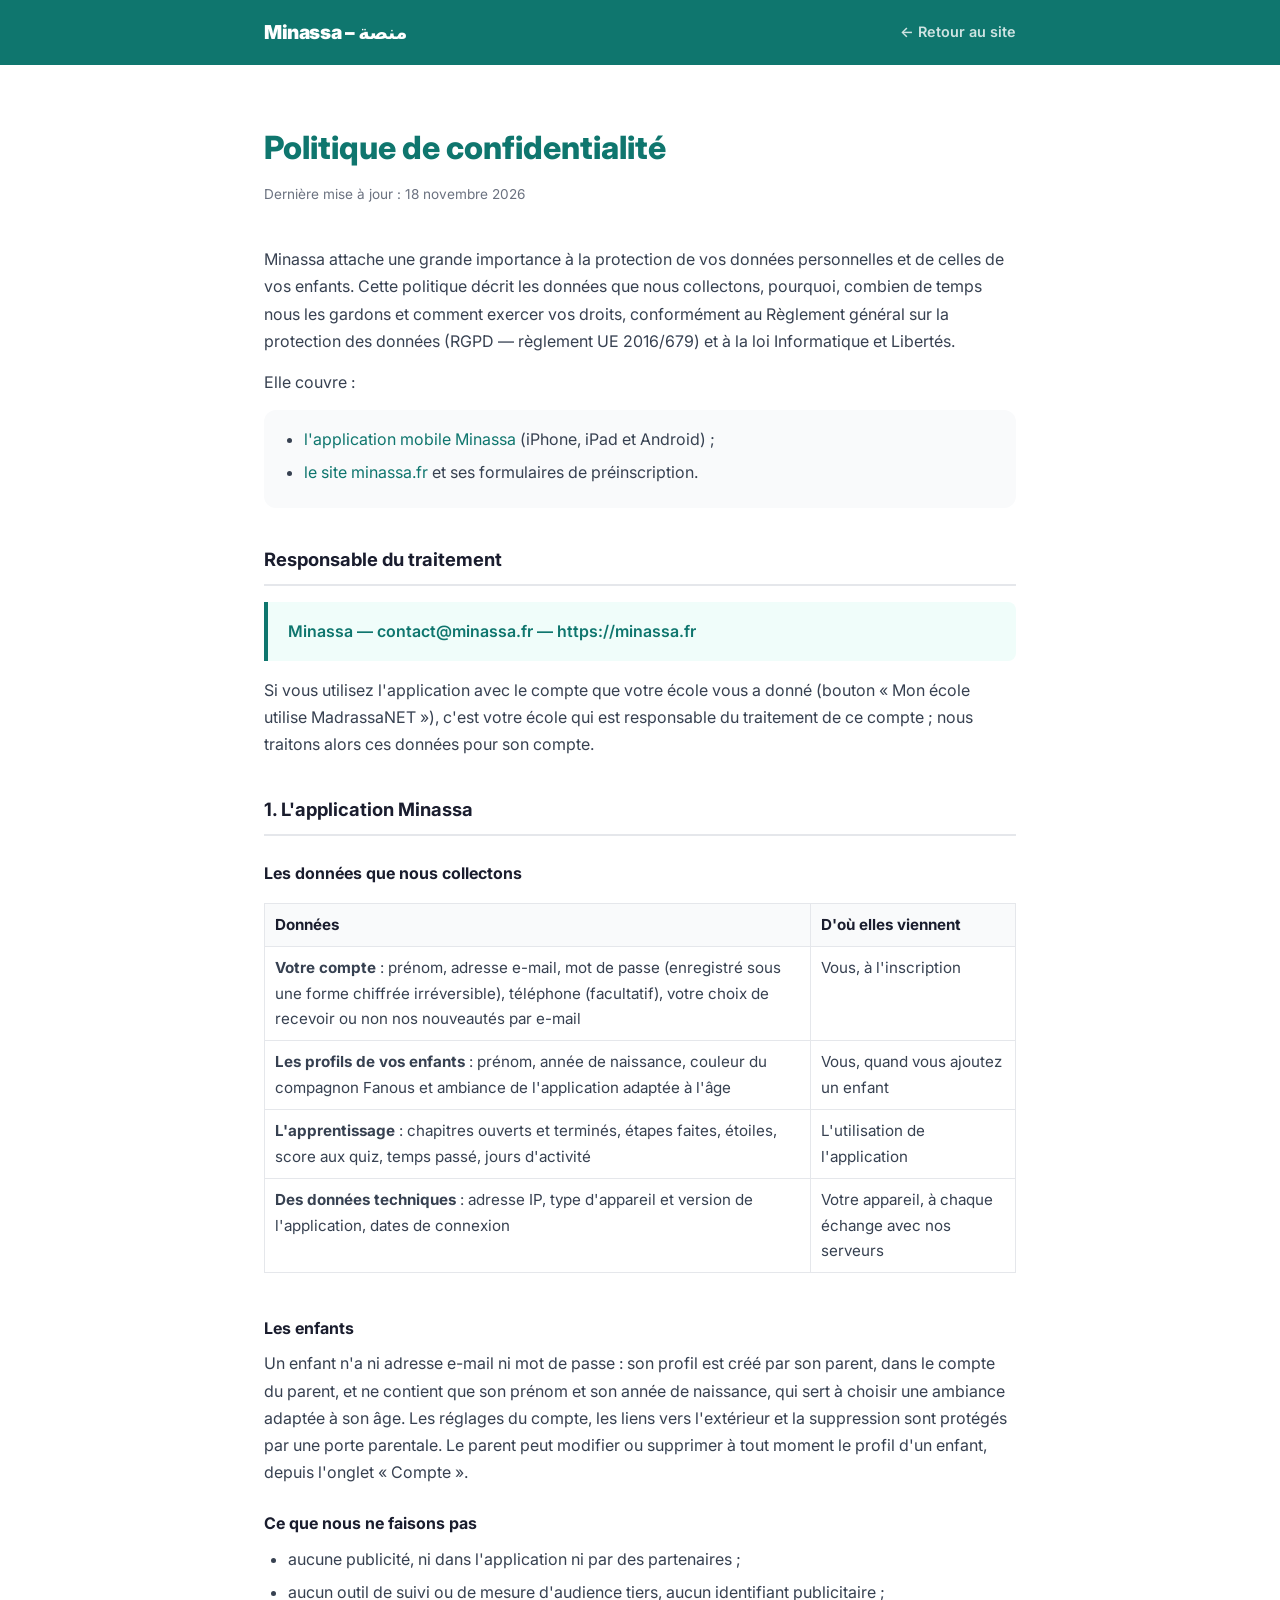
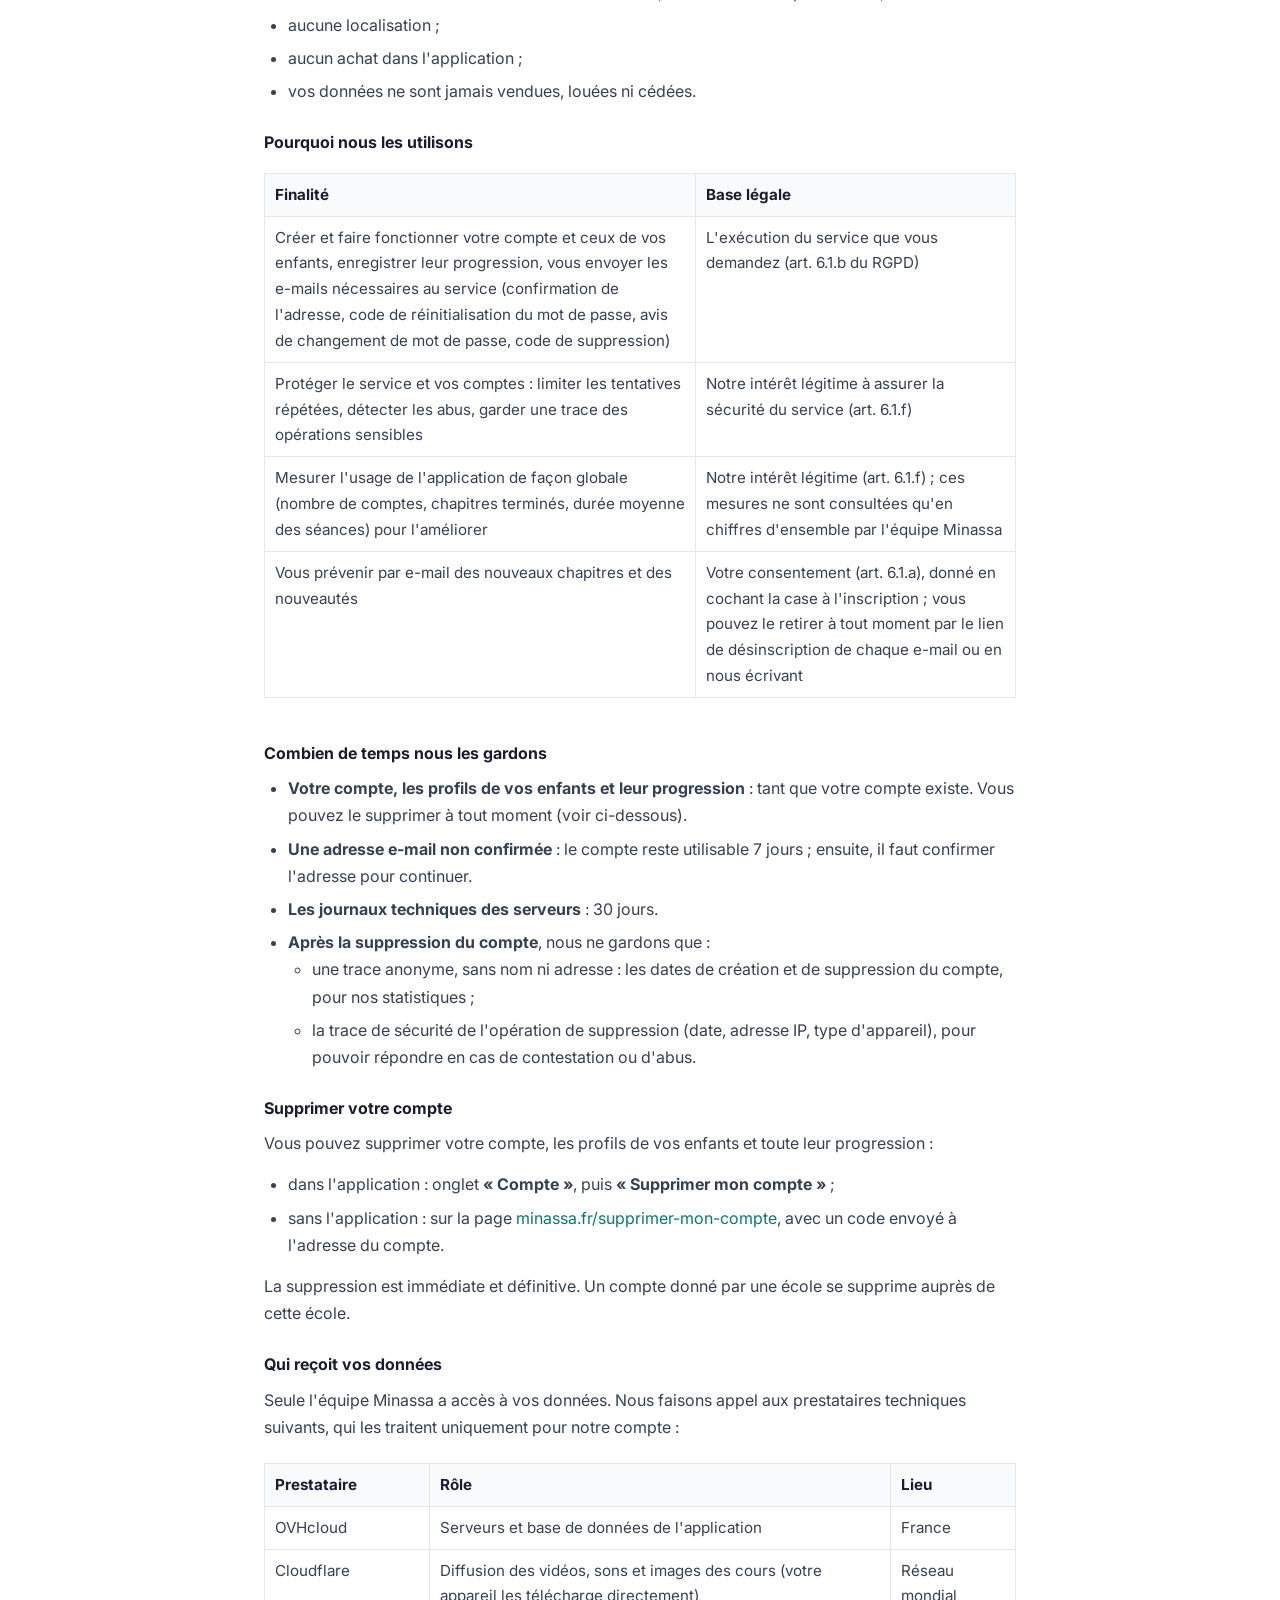
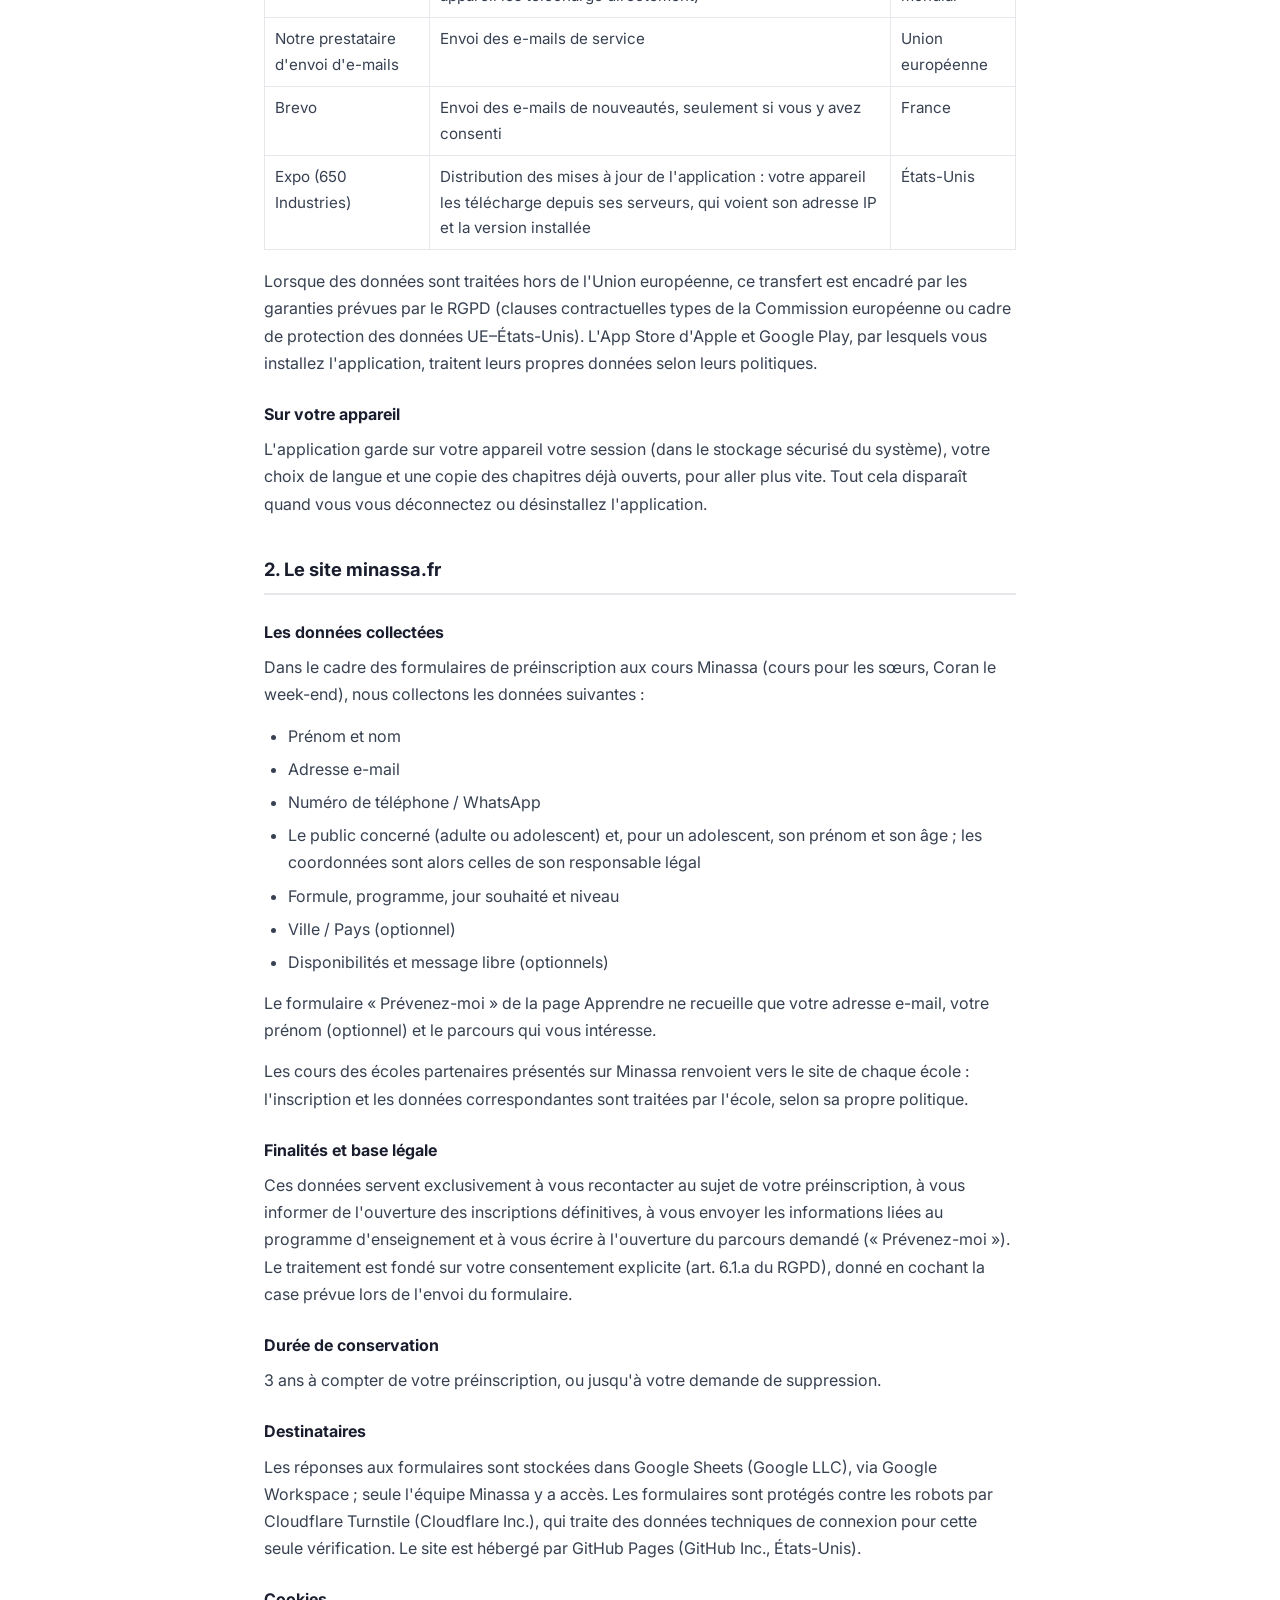
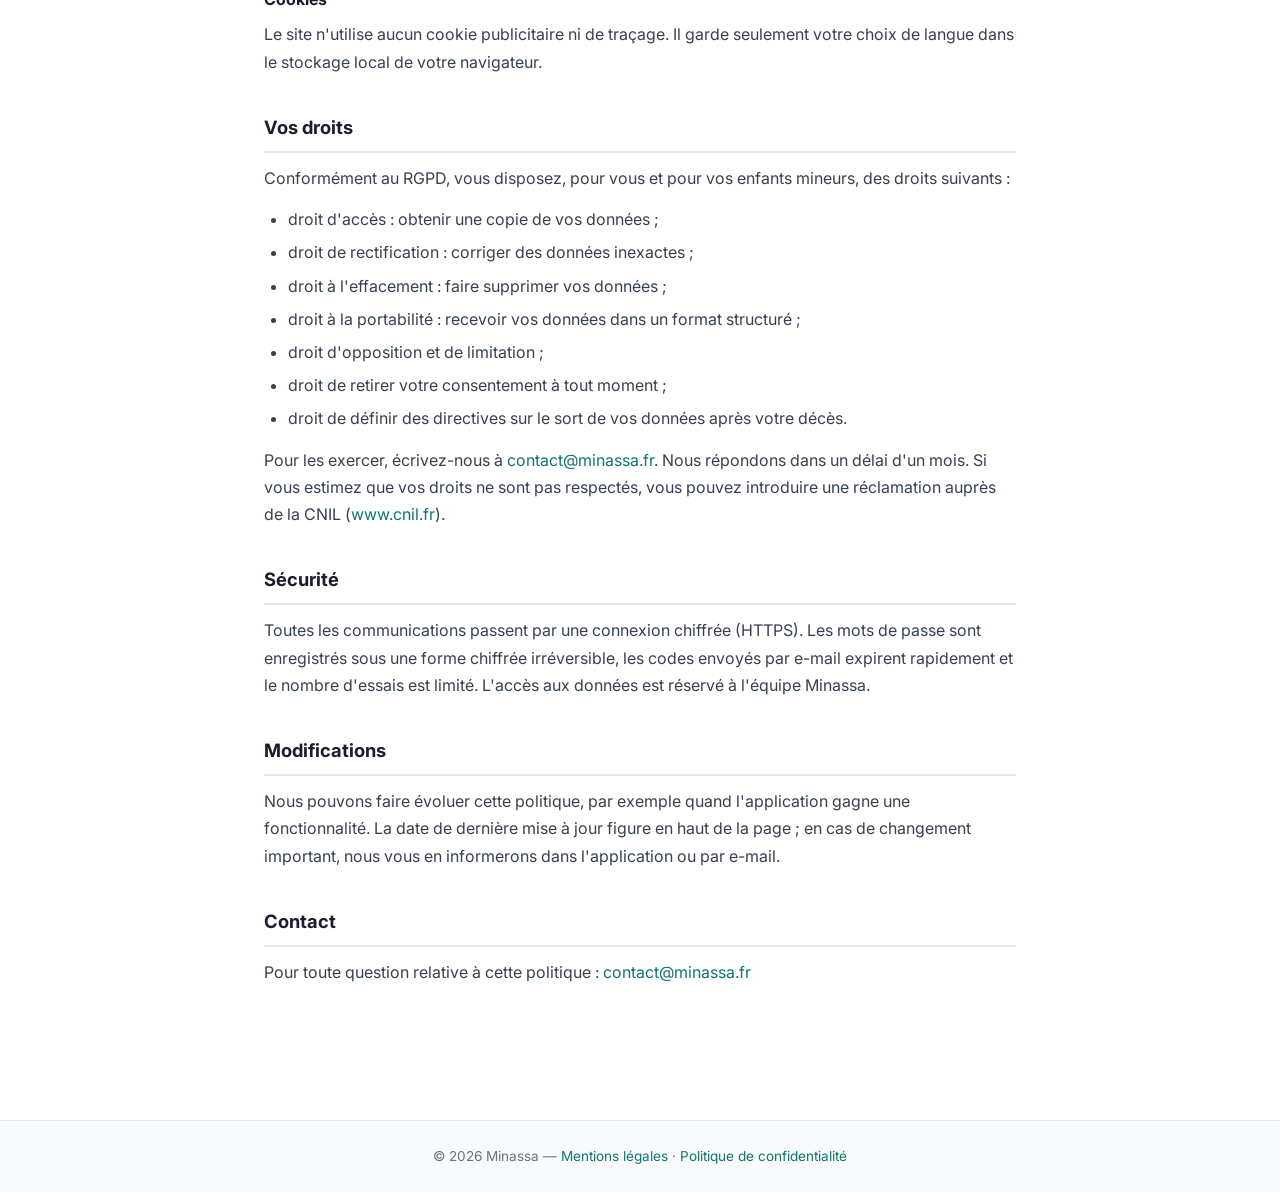
<file: confidentialite/index.html>
<!DOCTYPE html>
<html lang="fr" dir="ltr">
<head>
  <meta charset="UTF-8">
  <meta name="viewport" content="width=device-width, initial-scale=1.0">
  <title>Politique de confidentialité — Minassa</title>
  <meta name="description" content="Comment Minassa collecte, utilise et protège les données de l'application Minassa et du site minassa.fr.">
  <link rel="canonical" href="https://minassa.fr/confidentialite/">
  <link rel="icon" type="image/svg+xml" href="/favicon.svg">
  <link rel="preconnect" href="https://fonts.googleapis.com">
  <link rel="preconnect" href="https://fonts.gstatic.com" crossorigin>
  <link href="https://fonts.googleapis.com/css2?family=Inter:wght@400;500;600;700;800&display=swap" rel="stylesheet">
  <style>
    *,*::before,*::after{box-sizing:border-box;margin:0;padding:0}
    html{scroll-behavior:smooth;font-size:16px}
    body{font-family:'Inter',system-ui,sans-serif;color:#1a1d2e;background:#fff;line-height:1.7;-webkit-font-smoothing:antialiased}
    a{color:#0F766E;text-decoration:none}
    a:hover{text-decoration:underline}
    .nav{background:#0F766E;padding:16px 0}
    .nav__inner{max-width:800px;margin:0 auto;padding:0 24px;display:flex;align-items:center;justify-content:space-between}
    .nav__logo{font-size:1.2rem;font-weight:900;color:#fff;letter-spacing:-.02em}
    .nav__back{font-size:.9rem;color:rgba(255,255,255,.8);font-weight:600}
    .nav__back:hover{color:#fff;text-decoration:none}
    .content{max-width:800px;margin:0 auto;padding:56px 24px 80px}
    h1{font-size:2rem;font-weight:800;color:#0F766E;margin-bottom:8px}
    .updated{font-size:.85rem;color:#6b7280;margin-bottom:40px}
    h2{font-size:1.15rem;font-weight:700;color:#1a1d2e;margin:36px 0 12px;padding-bottom:8px;border-bottom:2px solid #e5e7eb}
    h3{font-size:1rem;font-weight:700;color:#1a1d2e;margin:24px 0 8px}
    p{color:#374151;margin-bottom:14px}
    ul{color:#374151;padding-left:24px;margin-bottom:14px}
    ul li{margin-bottom:6px}
    .highlight{background:#f0fdfa;border-left:4px solid #0F766E;border-radius:0 8px 8px 0;padding:16px 20px;margin:16px 0}
    .highlight p{margin:0;font-weight:600;color:#0F766E}
    .sommaire{background:#f9fafb;border-radius:12px;padding:16px 20px 16px 40px;margin:0 0 24px}
    .table{width:100%;border-collapse:collapse;margin:8px 0 18px;font-size:.95rem;color:#374151}
    .table th,.table td{border:1px solid #e5e7eb;padding:8px 10px;text-align:left;vertical-align:top}
    .table th{background:#f9fafb;font-weight:700;color:#1a1d2e}
    .tableau{overflow-x:auto}
    .footer{background:#f9fafb;border-top:1px solid #e5e7eb;padding:24px;text-align:center;font-size:.85rem;color:#6b7280;margin-top:40px}
  </style>
</head>
<body>

<nav class="nav">
  <div class="nav__inner">
    <span class="nav__logo">Minassa – منصة</span>
    <a href="/" class="nav__back">← Retour au site</a>
  </div>
</nav>

<div class="content">
  <h1>Politique de confidentialité</h1>
  <p class="updated">Dernière mise à jour : 18 novembre 2026</p>

  <p>Minassa attache une grande importance à la protection de vos données personnelles et de celles de vos enfants. Cette politique décrit les données que nous collectons, pourquoi, combien de temps nous les gardons et comment exercer vos droits, conformément au Règlement général sur la protection des données (RGPD — règlement UE 2016/679) et à la loi Informatique et Libertés.</p>

  <p>Elle couvre :</p>
  <ul class="sommaire">
    <li><a href="#application">l'application mobile Minassa</a> (iPhone, iPad et Android) ;</li>
    <li><a href="#site">le site minassa.fr</a> et ses formulaires de préinscription.</li>
  </ul>

  <h2>Responsable du traitement</h2>
  <div class="highlight">
    <p>Minassa — <a href="mailto:contact@minassa.fr">contact@minassa.fr</a> — https://minassa.fr</p>
  </div>
  <p>Si vous utilisez l'application avec le compte que votre école vous a donné (bouton « Mon école utilise MadrassaNET »), c'est votre école qui est responsable du traitement de ce compte ; nous traitons alors ces données pour son compte.</p>

  <h2 id="application">1. L'application Minassa</h2>

  <h3>Les données que nous collectons</h3>
  <div class="tableau">
  <table class="table">
    <thead><tr><th>Données</th><th>D'où elles viennent</th></tr></thead>
    <tbody>
      <tr><td><strong>Votre compte</strong> : prénom, adresse e-mail, mot de passe (enregistré sous une forme chiffrée irréversible), téléphone (facultatif), votre choix de recevoir ou non nos nouveautés par e-mail</td><td>Vous, à l'inscription</td></tr>
      <tr><td><strong>Les profils de vos enfants</strong> : prénom, année de naissance, couleur du compagnon Fanous et ambiance de l'application adaptée à l'âge</td><td>Vous, quand vous ajoutez un enfant</td></tr>
      <tr><td><strong>L'apprentissage</strong> : chapitres ouverts et terminés, étapes faites, étoiles, score aux quiz, temps passé, jours d'activité</td><td>L'utilisation de l'application</td></tr>
      <tr><td><strong>Des données techniques</strong> : adresse IP, type d'appareil et version de l'application, dates de connexion</td><td>Votre appareil, à chaque échange avec nos serveurs</td></tr>
    </tbody>
  </table>
  </div>

  <h3>Les enfants</h3>
  <p>Un enfant n'a ni adresse e-mail ni mot de passe : son profil est créé par son parent, dans le compte du parent, et ne contient que son prénom et son année de naissance, qui sert à choisir une ambiance adaptée à son âge. Les réglages du compte, les liens vers l'extérieur et la suppression sont protégés par une porte parentale. Le parent peut modifier ou supprimer à tout moment le profil d'un enfant, depuis l'onglet « Compte ».</p>

  <h3>Ce que nous ne faisons pas</h3>
  <ul>
    <li>aucune publicité, ni dans l'application ni par des partenaires ;</li>
    <li>aucun outil de suivi ou de mesure d'audience tiers, aucun identifiant publicitaire ;</li>
    <li>aucune localisation ;</li>
    <li>aucun achat dans l'application ;</li>
    <li>vos données ne sont jamais vendues, louées ni cédées.</li>
  </ul>

  <h3>Pourquoi nous les utilisons</h3>
  <div class="tableau">
  <table class="table">
    <thead><tr><th>Finalité</th><th>Base légale</th></tr></thead>
    <tbody>
      <tr><td>Créer et faire fonctionner votre compte et ceux de vos enfants, enregistrer leur progression, vous envoyer les e-mails nécessaires au service (confirmation de l'adresse, code de réinitialisation du mot de passe, avis de changement de mot de passe, code de suppression)</td><td>L'exécution du service que vous demandez (art. 6.1.b du RGPD)</td></tr>
      <tr><td>Protéger le service et vos comptes : limiter les tentatives répétées, détecter les abus, garder une trace des opérations sensibles</td><td>Notre intérêt légitime à assurer la sécurité du service (art. 6.1.f)</td></tr>
      <tr><td>Mesurer l'usage de l'application de façon globale (nombre de comptes, chapitres terminés, durée moyenne des séances) pour l'améliorer</td><td>Notre intérêt légitime (art. 6.1.f) ; ces mesures ne sont consultées qu'en chiffres d'ensemble par l'équipe Minassa</td></tr>
      <tr><td>Vous prévenir par e-mail des nouveaux chapitres et des nouveautés</td><td>Votre consentement (art. 6.1.a), donné en cochant la case à l'inscription ; vous pouvez le retirer à tout moment par le lien de désinscription de chaque e-mail ou en nous écrivant</td></tr>
    </tbody>
  </table>
  </div>

  <h3>Combien de temps nous les gardons</h3>
  <ul>
    <li><strong>Votre compte, les profils de vos enfants et leur progression</strong> : tant que votre compte existe. Vous pouvez le supprimer à tout moment (voir ci-dessous).</li>
    <li><strong>Une adresse e-mail non confirmée</strong> : le compte reste utilisable 7 jours ; ensuite, il faut confirmer l'adresse pour continuer.</li>
    <li><strong>Les journaux techniques des serveurs</strong> : 30 jours.</li>
    <li><strong>Après la suppression du compte</strong>, nous ne gardons que :
      <ul>
        <li>une trace anonyme, sans nom ni adresse : les dates de création et de suppression du compte, pour nos statistiques ;</li>
        <li>la trace de sécurité de l'opération de suppression (date, adresse IP, type d'appareil), pour pouvoir répondre en cas de contestation ou d'abus.</li>
      </ul>
    </li>
  </ul>

  <h3>Supprimer votre compte</h3>
  <p>Vous pouvez supprimer votre compte, les profils de vos enfants et toute leur progression :</p>
  <ul>
    <li>dans l'application : onglet <strong>« Compte »</strong>, puis <strong>« Supprimer mon compte »</strong> ;</li>
    <li>sans l'application : sur la page <a href="/supprimer-mon-compte/">minassa.fr/supprimer-mon-compte</a>, avec un code envoyé à l'adresse du compte.</li>
  </ul>
  <p>La suppression est immédiate et définitive. Un compte donné par une école se supprime auprès de cette école.</p>

  <h3>Qui reçoit vos données</h3>
  <p>Seule l'équipe Minassa a accès à vos données. Nous faisons appel aux prestataires techniques suivants, qui les traitent uniquement pour notre compte :</p>
  <div class="tableau">
  <table class="table">
    <thead><tr><th>Prestataire</th><th>Rôle</th><th>Lieu</th></tr></thead>
    <tbody>
      <tr><td>OVHcloud</td><td>Serveurs et base de données de l'application</td><td>France</td></tr>
      <tr><td>Cloudflare</td><td>Diffusion des vidéos, sons et images des cours (votre appareil les télécharge directement)</td><td>Réseau mondial</td></tr>
      <tr><td>Notre prestataire d'envoi d'e-mails</td><td>Envoi des e-mails de service</td><td>Union européenne</td></tr>
      <tr><td>Brevo</td><td>Envoi des e-mails de nouveautés, seulement si vous y avez consenti</td><td>France</td></tr>
      <tr><td>Expo (650 Industries)</td><td>Distribution des mises à jour de l'application : votre appareil les télécharge depuis ses serveurs, qui voient son adresse IP et la version installée</td><td>États-Unis</td></tr>
    </tbody>
  </table>
  </div>
  <p>Lorsque des données sont traitées hors de l'Union européenne, ce transfert est encadré par les garanties prévues par le RGPD (clauses contractuelles types de la Commission européenne ou cadre de protection des données UE–États-Unis). L'App Store d'Apple et Google Play, par lesquels vous installez l'application, traitent leurs propres données selon leurs politiques.</p>

  <h3>Sur votre appareil</h3>
  <p>L'application garde sur votre appareil votre session (dans le stockage sécurisé du système), votre choix de langue et une copie des chapitres déjà ouverts, pour aller plus vite. Tout cela disparaît quand vous vous déconnectez ou désinstallez l'application.</p>

  <h2 id="site">2. Le site minassa.fr</h2>

  <h3>Les données collectées</h3>
  <p>Dans le cadre des formulaires de préinscription aux cours Minassa (cours pour les sœurs, Coran le week-end), nous collectons les données suivantes :</p>
  <ul>
    <li>Prénom et nom</li>
    <li>Adresse e-mail</li>
    <li>Numéro de téléphone / WhatsApp</li>
    <li>Le public concerné (adulte ou adolescent) et, pour un adolescent, son prénom et son âge ; les coordonnées sont alors celles de son responsable légal</li>
    <li>Formule, programme, jour souhaité et niveau</li>
    <li>Ville / Pays (optionnel)</li>
    <li>Disponibilités et message libre (optionnels)</li>
  </ul>
  <p>Le formulaire « Prévenez-moi » de la page Apprendre ne recueille que votre adresse e-mail, votre prénom (optionnel) et le parcours qui vous intéresse.</p>
  <p>Les cours des écoles partenaires présentés sur Minassa renvoient vers le site de chaque école : l'inscription et les données correspondantes sont traitées par l'école, selon sa propre politique.</p>

  <h3>Finalités et base légale</h3>
  <p>Ces données servent exclusivement à vous recontacter au sujet de votre préinscription, à vous informer de l'ouverture des inscriptions définitives, à vous envoyer les informations liées au programme d'enseignement et à vous écrire à l'ouverture du parcours demandé (« Prévenez-moi »). Le traitement est fondé sur votre consentement explicite (art. 6.1.a du RGPD), donné en cochant la case prévue lors de l'envoi du formulaire.</p>

  <h3>Durée de conservation</h3>
  <p>3 ans à compter de votre préinscription, ou jusqu'à votre demande de suppression.</p>

  <h3>Destinataires</h3>
  <p>Les réponses aux formulaires sont stockées dans Google Sheets (Google LLC), via Google Workspace ; seule l'équipe Minassa y a accès. Les formulaires sont protégés contre les robots par Cloudflare Turnstile (Cloudflare Inc.), qui traite des données techniques de connexion pour cette seule vérification. Le site est hébergé par GitHub Pages (GitHub Inc., États-Unis).</p>

  <h3>Cookies</h3>
  <p>Le site n'utilise aucun cookie publicitaire ni de traçage. Il garde seulement votre choix de langue dans le stockage local de votre navigateur.</p>

  <h2>Vos droits</h2>
  <p>Conformément au RGPD, vous disposez, pour vous et pour vos enfants mineurs, des droits suivants :</p>
  <ul>
    <li>droit d'accès : obtenir une copie de vos données ;</li>
    <li>droit de rectification : corriger des données inexactes ;</li>
    <li>droit à l'effacement : faire supprimer vos données ;</li>
    <li>droit à la portabilité : recevoir vos données dans un format structuré ;</li>
    <li>droit d'opposition et de limitation ;</li>
    <li>droit de retirer votre consentement à tout moment ;</li>
    <li>droit de définir des directives sur le sort de vos données après votre décès.</li>
  </ul>
  <p>Pour les exercer, écrivez-nous à <a href="mailto:contact@minassa.fr">contact@minassa.fr</a>. Nous répondons dans un délai d'un mois. Si vous estimez que vos droits ne sont pas respectés, vous pouvez introduire une réclamation auprès de la CNIL (<a href="https://www.cnil.fr">www.cnil.fr</a>).</p>

  <h2>Sécurité</h2>
  <p>Toutes les communications passent par une connexion chiffrée (HTTPS). Les mots de passe sont enregistrés sous une forme chiffrée irréversible, les codes envoyés par e-mail expirent rapidement et le nombre d'essais est limité. L'accès aux données est réservé à l'équipe Minassa.</p>

  <h2>Modifications</h2>
  <p>Nous pouvons faire évoluer cette politique, par exemple quand l'application gagne une fonctionnalité. La date de dernière mise à jour figure en haut de la page ; en cas de changement important, nous vous en informerons dans l'application ou par e-mail.</p>

  <h2>Contact</h2>
  <p>Pour toute question relative à cette politique : <a href="mailto:contact@minassa.fr">contact@minassa.fr</a></p>
</div>

<div class="footer">
  © 2026 Minassa — <a href="/mentions-legales.html">Mentions légales</a> · <a href="/confidentialite/">Politique de confidentialité</a>
</div>

</body>
</html>
</file>
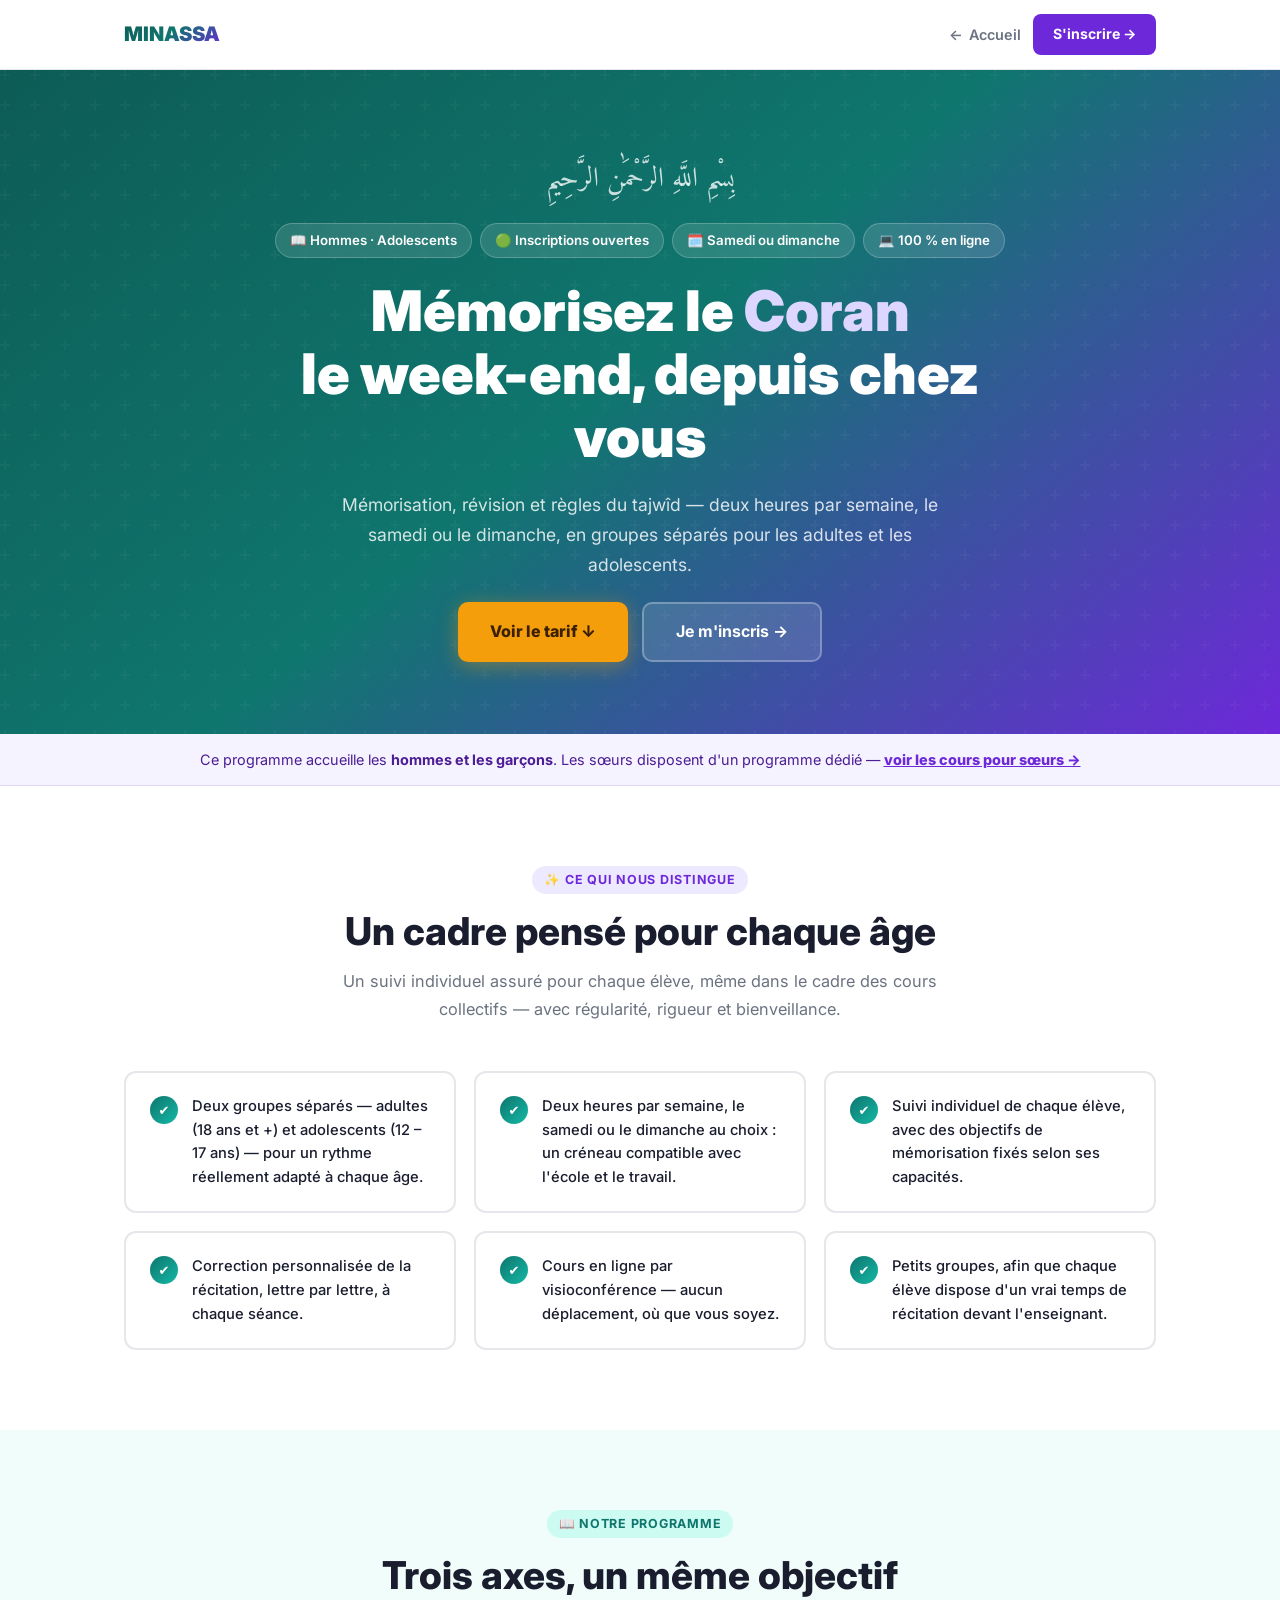
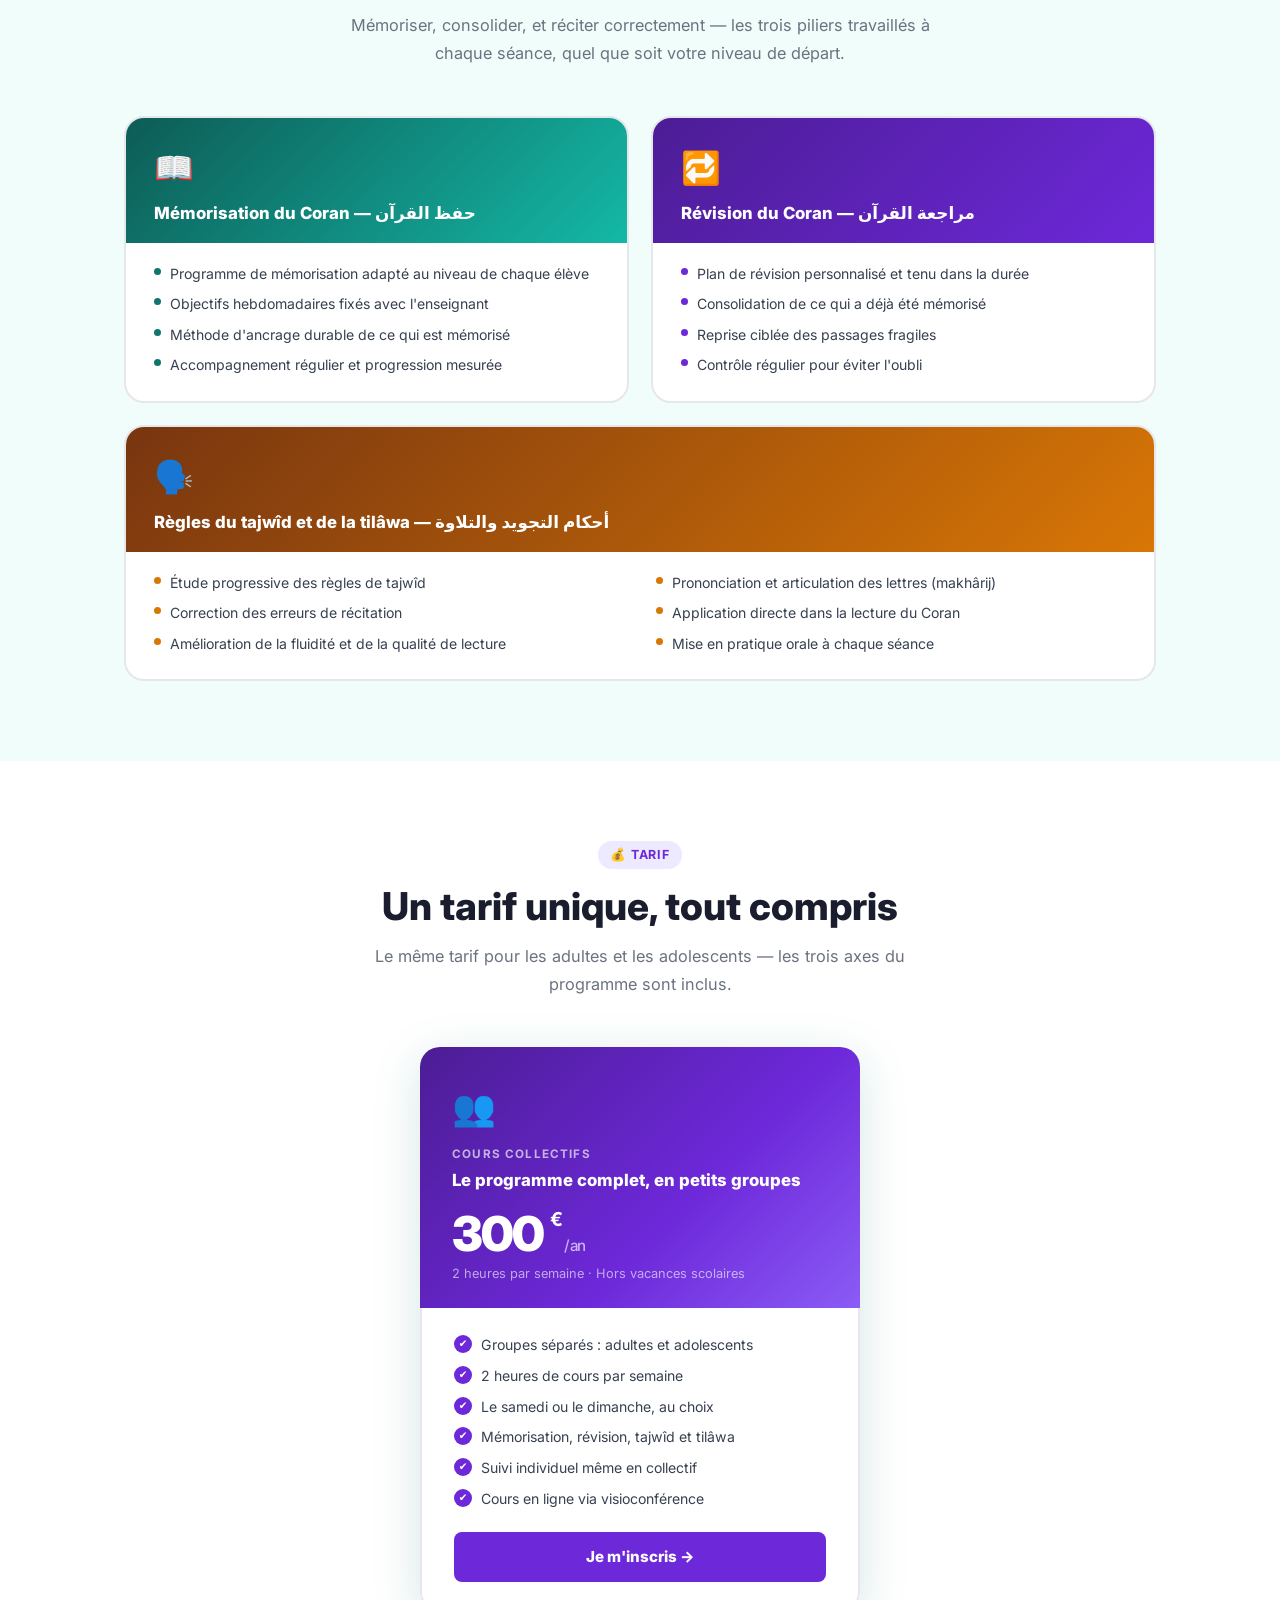
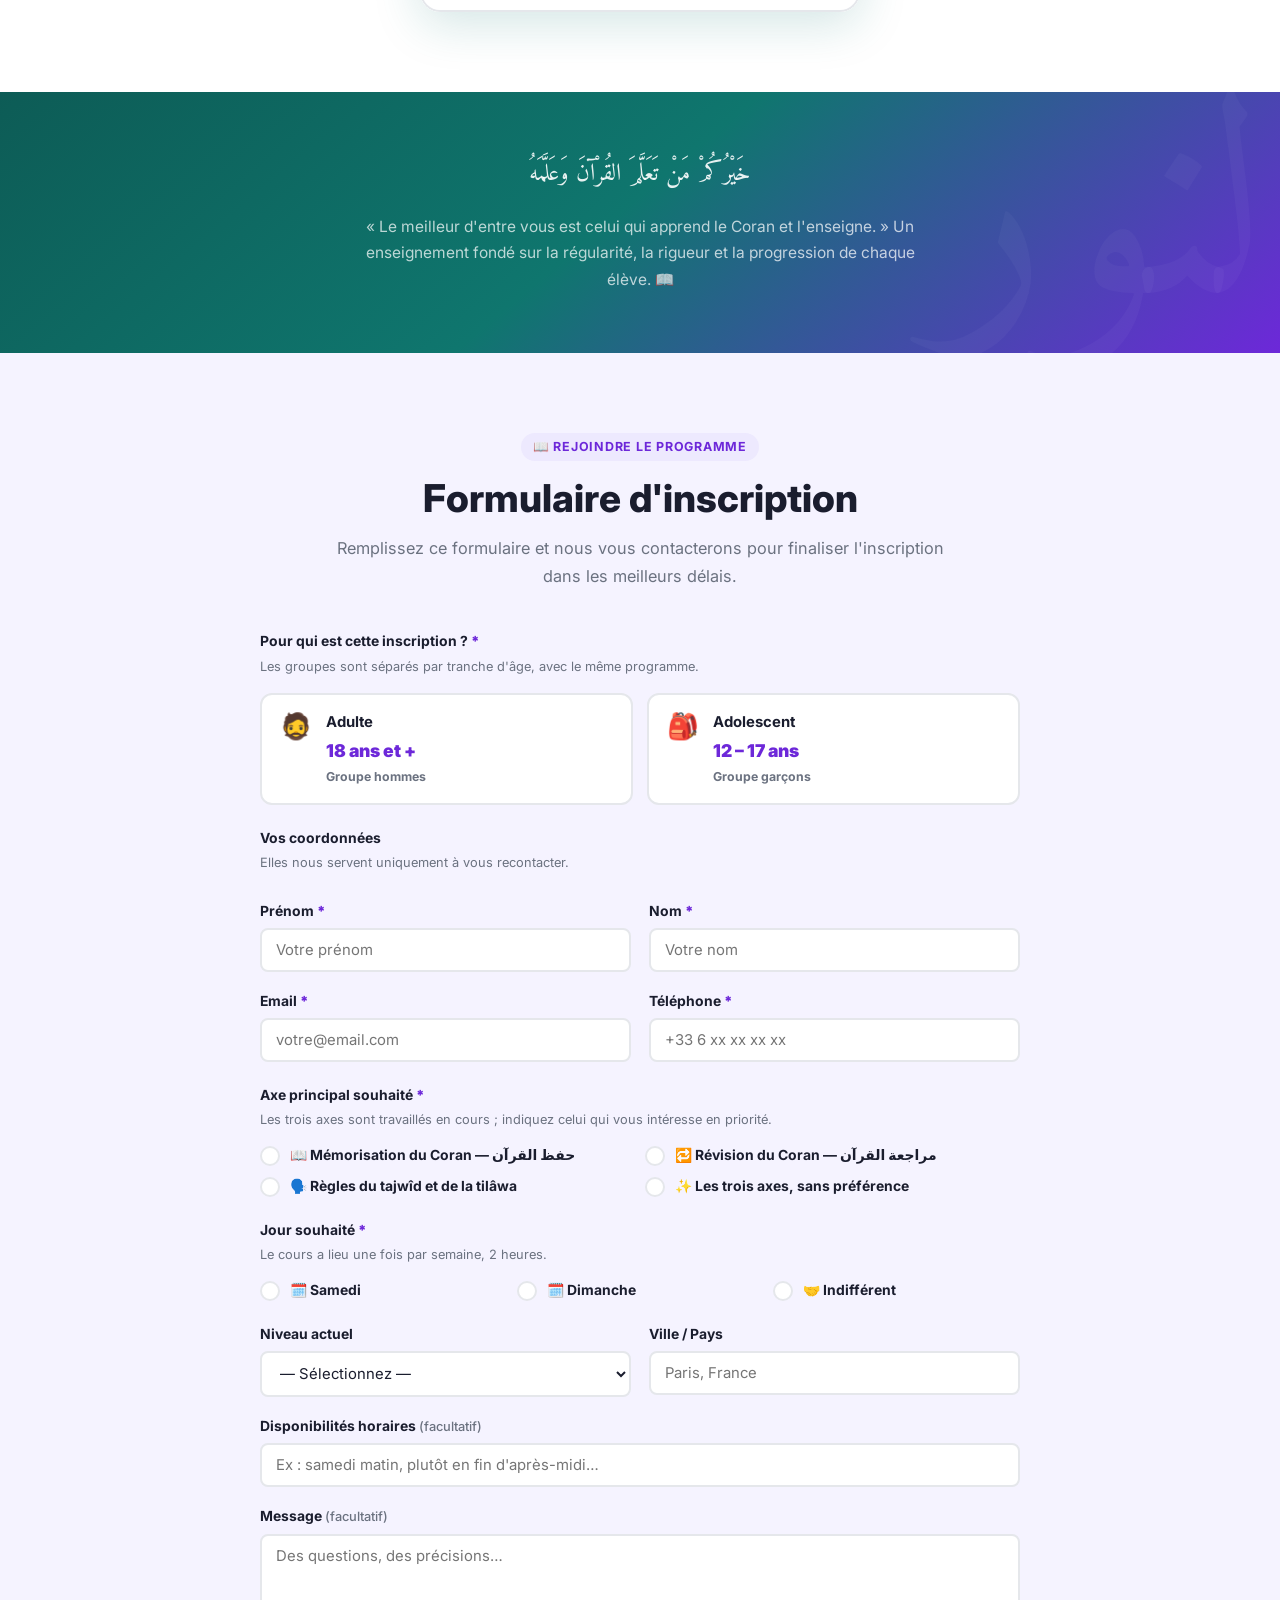
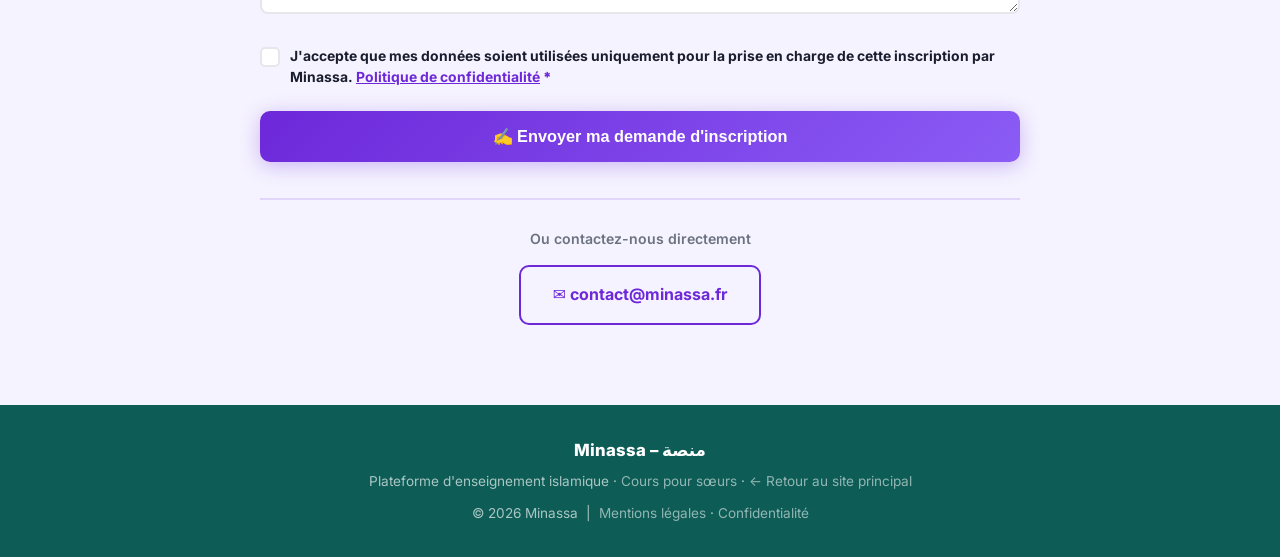
<file: cours-coran/index.html>
<!DOCTYPE html>
<html lang="fr" dir="ltr">
<head>
  <meta charset="UTF-8">
  <meta name="viewport" content="width=device-width, initial-scale=1.0">
  <title>Cours de Coran pour hommes et adolescents — Minassa</title>
  <meta name="description" content="Cours de Coran en ligne le samedi ou le dimanche pour hommes et adolescents : mémorisation (حفظ), révision (مراجعة) et règles du tajwîd et de la tilâwa. Groupes séparés par âge, 2 h par semaine, 300 € par an.">
  <meta property="og:title" content="Cours de Coran — hommes et adolescents">
  <meta property="og:description" content="Mémorisation, révision et tajwîd. Samedi ou dimanche, 2 h/semaine, 100 % en ligne. 300 € par an.">
  <meta property="og:type" content="website">
  <meta property="og:site_name" content="Minassa">
  <meta property="og:locale" content="fr_FR">
  <meta property="og:image:type" content="image/jpeg">
  <meta property="og:image:alt" content="Minassa — Mémorisez le Coran le week-end. Hommes et adolescents. 300 € par an.">
  <meta property="og:image" content="https://minassa.fr/cours-coran/og-image-coran.jpg">
  <meta property="og:image:width" content="1200">
  <meta property="og:image:height" content="630">
  <meta name="twitter:image" content="https://minassa.fr/cours-coran/og-image-coran.jpg">
  <meta property="og:url" content="https://minassa.fr/cours-coran/">
  <meta name="twitter:card" content="summary_large_image">
  <link rel="icon" type="image/svg+xml" href="../favicon.svg">
  <link rel="preconnect" href="https://fonts.googleapis.com">
  <link rel="preconnect" href="https://fonts.gstatic.com" crossorigin>
  <link href="https://fonts.googleapis.com/css2?family=Inter:wght@400;500;600;700;800;900&family=Amiri:ital,wght@0,400;0,700;1,400&display=swap" rel="stylesheet">
  <script src="https://challenges.cloudflare.com/turnstile/v0/api.js" async defer></script>
  <style>
*,*::before,*::after{box-sizing:border-box;margin:0;padding:0}
html{scroll-behavior:smooth;font-size:16px}
body{font-family:'Inter',system-ui,sans-serif;color:#1a1d2e;background:#fff;line-height:1.6;-webkit-font-smoothing:antialiased}
a{text-decoration:none;color:inherit}
ul{list-style:none}

:root{
  --c-brand:#0F766E;
  --c-brand-dark:#0D5C56;
  --c-brand-light:#14B8A6;
  --c-accent:#6D28D9;
  --c-accent-bg:#F5F3FF;
  --c-gold:#F59E0B;
  --c-text:#1a1d2e;
  --c-muted:#6b7280;
  --c-bg:#f0fdfa;
  --c-surface:#ffffff;
  --c-border:#e5e7eb;
  --grad-hero:linear-gradient(140deg,#0D5C56 0%,#0F766E 48%,#6D28D9 100%);
  --radius:12px;
  --radius-lg:20px;
  --shadow:0 4px 24px rgba(15,118,110,.12);
  --shadow-lg:0 12px 48px rgba(15,118,110,.18);
  --t:.22s cubic-bezier(.4,0,.2,1);
}

.container{max-width:1080px;margin:0 auto;padding:0 24px}
.section{padding:80px 0}
.section--alt{background:var(--c-bg)}
.section--accent{background:var(--c-accent-bg)}
.badge{display:inline-flex;align-items:center;gap:6px;font-size:.78rem;font-weight:700;letter-spacing:.06em;text-transform:uppercase;padding:4px 12px;border-radius:100px}
.badge--accent{color:var(--c-accent);background:#EDE9FE}
.badge--teal{color:var(--c-brand);background:#CCFBF1}
.text-center{text-align:center}
.section-title{font-size:clamp(1.75rem,3.5vw,2.4rem);font-weight:800;color:var(--c-text);margin-bottom:14px;line-height:1.2}
.section-sub{font-size:1.02rem;color:var(--c-muted);max-width:620px;margin:0 auto;line-height:1.7}

/* NAV */
.nav{position:sticky;top:0;z-index:100;background:rgba(255,255,255,.96);backdrop-filter:blur(12px);border-bottom:1px solid var(--c-border);padding:14px 0}
.nav__inner{display:flex;align-items:center;justify-content:space-between;gap:16px}
.nav__logo{font-size:1.25rem;font-weight:900;background:var(--grad-hero);-webkit-background-clip:text;-webkit-text-fill-color:transparent;background-clip:text}
.nav__back{display:inline-flex;align-items:center;gap:6px;font-size:.9rem;font-weight:600;color:var(--c-muted);transition:color var(--t)}
.nav__back:hover{color:var(--c-brand)}
.nav__cta{display:inline-flex;align-items:center;padding:9px 20px;background:var(--c-brand);color:#fff;border-radius:8px;font-weight:700;font-size:.88rem;transition:background var(--t),transform var(--t);white-space:nowrap}
.nav__cta:hover{background:var(--c-brand-dark);transform:translateY(-1px)}
.nav__actions-cf{display:flex;align-items:center;gap:12px}
@media(max-width:640px){
  .nav{padding:10px 0}
  .nav__inner{flex-wrap:wrap;gap:6px}
  .nav__logo{font-size:1rem}
  .nav__actions-cf{width:100%;gap:8px}
  .nav__back{flex:1;justify-content:center;padding:9px 8px;font-size:.82rem;border:2px solid var(--c-border);border-radius:8px;font-weight:700;color:var(--c-muted)}
  .nav__cta{flex:1;justify-content:center;padding:10px 6px;font-size:.82rem}
}

/* HERO */
.hero{background:var(--grad-hero);padding:88px 0 72px;position:relative;overflow:hidden}
.hero::before{content:'';position:absolute;inset:0;background:url("data:image/svg+xml,%3Csvg width='60' height='60' viewBox='0 0 60 60' xmlns='http://www.w3.org/2000/svg'%3E%3Cg fill='none'%3E%3Cg fill='%23ffffff' fill-opacity='0.03'%3E%3Cpath d='M36 34v-4h-2v4h-4v2h4v4h2v-4h4v-2h-4zm0-30V0h-2v4h-4v2h4v4h2V6h4V4h-4zM6 34v-4H4v4H0v2h4v4h2v-4h4v-2H6zM6 4V0H4v4H0v2h4v4h2V6h4V4H6z'/%3E%3C/g%3E%3C/g%3E%3C/svg%3E")}
.hero__inner{display:flex;flex-direction:column;align-items:center;text-align:center;gap:22px;position:relative;z-index:1}
.hero__arabic{font-family:'Amiri',serif;font-size:clamp(1.3rem,2.5vw,1.7rem);color:rgba(255,255,255,.78);direction:rtl}
.hero__badges{display:flex;flex-wrap:wrap;justify-content:center;gap:8px}
.hero__badge{display:inline-flex;align-items:center;gap:6px;padding:6px 14px;background:rgba(255,255,255,.12);border:1px solid rgba(255,255,255,.22);border-radius:100px;color:#fff;font-size:.83rem;font-weight:600;backdrop-filter:blur(4px)}
.hero__title{font-size:clamp(2rem,5.5vw,3.5rem);font-weight:900;color:#fff;max-width:760px;line-height:1.12}
.hero__title span{color:#DDD6FE}
.hero__sub{font-size:clamp(.95rem,2vw,1.1rem);color:rgba(255,255,255,.82);max-width:600px;line-height:1.7}
.hero__cta-row{display:flex;flex-wrap:wrap;gap:14px;justify-content:center}
.btn-gold{display:inline-flex;align-items:center;gap:8px;padding:15px 32px;background:var(--c-gold);color:#3B2000;border-radius:10px;font-weight:800;font-size:1rem;transition:all var(--t);box-shadow:0 4px 20px rgba(245,158,11,.4)}
.btn-gold:hover{background:#D97706;transform:translateY(-2px);box-shadow:0 8px 28px rgba(245,158,11,.5)}
.btn-ghost{display:inline-flex;align-items:center;gap:8px;padding:15px 32px;background:rgba(255,255,255,.12);color:#fff;border:2px solid rgba(255,255,255,.28);border-radius:10px;font-weight:700;font-size:1rem;transition:all var(--t)}
.btn-ghost:hover{background:rgba(255,255,255,.22);transform:translateY(-2px)}

/* FEATURES */
.features__grid{display:grid;grid-template-columns:repeat(auto-fit,minmax(280px,1fr));gap:18px;margin-top:48px}
.feature-item{display:flex;align-items:flex-start;gap:14px;padding:22px 24px;background:var(--c-surface);border-radius:var(--radius);border:2px solid var(--c-border);transition:border-color var(--t),box-shadow var(--t)}
.feature-item:hover{border-color:var(--c-brand-light);box-shadow:var(--shadow)}
.feature-item__check{width:28px;height:28px;border-radius:50%;background:linear-gradient(135deg,var(--c-brand),var(--c-brand-light));display:flex;align-items:center;justify-content:center;color:#fff;font-size:.82rem;font-weight:900;flex-shrink:0;margin-top:1px}
.feature-item__text{font-size:.92rem;font-weight:500;color:var(--c-text);line-height:1.6}

/* PROGRAMMES */
.prog-grid{display:grid;grid-template-columns:1fr 1fr;gap:22px;margin-top:48px}
@media(min-width:769px){.prog-card--full{grid-column:1/-1}}
.prog-card{background:var(--c-surface);border-radius:var(--radius-lg);overflow:hidden;border:2px solid var(--c-border);transition:all var(--t)}
.prog-card:hover{box-shadow:var(--shadow-lg);transform:translateY(-4px);border-color:transparent}
.prog-card__header{padding:24px 28px 18px}
.prog-card__header--teal{background:linear-gradient(135deg,#0D5C56,#14B8A6)}
.prog-card__header--accent{background:linear-gradient(135deg,#4C1D95,#6D28D9)}
.prog-card__header--gold{background:linear-gradient(135deg,#78350F,#D97706)}
.prog-card__header--green{background:linear-gradient(135deg,#064E3B,#059669)}
.prog-card__header--purple{background:linear-gradient(135deg,#4C1D95,#7C3AED)}
.prog-card__icon{font-size:2rem;margin-bottom:10px}
.prog-card__title{font-size:1.05rem;font-weight:800;color:#fff;line-height:1.3}
.prog-card__body{padding:20px 28px 24px}
.prog-card__list{display:flex;flex-direction:column;gap:8px}
.prog-card__list li{display:flex;align-items:flex-start;gap:9px;font-size:.88rem;color:#374151;line-height:1.6}
.prog-card__list li .dot{width:7px;height:7px;border-radius:50%;background:var(--c-brand);flex-shrink:0;margin-top:5px}
.prog-card--full .prog-card__list{display:grid;grid-template-columns:1fr 1fr;gap:8px 32px}

/* TARIFS */
.tarifs__grid{display:grid;grid-template-columns:1fr 1fr;gap:28px;margin-top:48px;max-width:820px;margin-left:auto;margin-right:auto}
.tarif-card{border-radius:var(--radius-lg);overflow:hidden;box-shadow:var(--shadow-lg)}
.tarif-card__header{padding:32px 32px 24px}
.tarif-card__header--teal{background:linear-gradient(135deg,#0D5C56 0%,#0F766E 60%,#14B8A6 100%)}
.tarif-card__header--accent{background:linear-gradient(135deg,#4C1D95 0%,#6D28D9 60%,#8B5CF6 100%)}
.tarif-card__icon{font-size:2.2rem;margin-bottom:10px}
.tarif-card__type{font-size:.73rem;font-weight:700;letter-spacing:.1em;text-transform:uppercase;color:rgba(255,255,255,.65);margin-bottom:6px}
.tarif-card__name{font-size:1.05rem;font-weight:800;color:#fff;line-height:1.3;margin-bottom:18px}
.tarif-card__price{font-size:3rem;font-weight:900;color:#fff;line-height:1;letter-spacing:-.04em}
.tarif-card__price sup{font-size:1.2rem;font-weight:700;vertical-align:top;margin-top:6px}
.tarif-card__price-unit{font-size:.95rem;font-weight:500;color:rgba(255,255,255,.65)}
.tarif-card__price-note{font-size:.8rem;color:rgba(255,255,255,.6);margin-top:6px}
.tarif-card__body{padding:26px 32px 28px;background:#fff;border:2px solid var(--c-border);border-top:none;border-radius:0 0 var(--radius-lg) var(--radius-lg)}
.tarif-card__list{display:flex;flex-direction:column;gap:9px;margin-bottom:22px}
.tarif-card__item{display:flex;align-items:flex-start;gap:9px;font-size:.88rem;color:#374151;line-height:1.55}
.tarif-card__check{flex-shrink:0;width:18px;height:18px;border-radius:50%;display:flex;align-items:center;justify-content:center;font-size:.65rem;font-weight:900;color:#fff;margin-top:1px}
.tarif-card--teal .tarif-card__check{background:var(--c-brand)}
.tarif-card--accent .tarif-card__check{background:var(--c-accent)}
.tarif-card__cta{display:block;text-align:center;padding:13px;border-radius:8px;font-weight:800;font-size:.95rem;transition:all var(--t)}
.tarif-card--teal .tarif-card__cta{background:var(--c-brand);color:#fff}
.tarif-card--teal .tarif-card__cta:hover{background:var(--c-brand-dark)}
.tarif-card--accent .tarif-card__cta{background:var(--c-accent);color:#fff}
.tarif-card--accent .tarif-card__cta:hover{background:#5B21B6}

/* BANDEAU PUBLIC */
.audience-note{background:var(--c-accent-bg);border-bottom:1px solid rgba(109,40,217,.14);padding:14px 0;text-align:center;font-size:.9rem;color:#4C1D95;line-height:1.6}
.audience-note a{color:var(--c-accent);font-weight:800;text-decoration:underline}

/* QUOTE */
.quote-section{background:var(--grad-hero);padding:60px 0;text-align:center;position:relative;overflow:hidden}
.quote-section::after{content:'النور';font-family:'Amiri',serif;font-size:18rem;color:rgba(255,255,255,.03);position:absolute;right:-50px;top:50%;transform:translateY(-50%);pointer-events:none;direction:rtl;line-height:1}
.quote-arabic{font-family:'Amiri',serif;font-size:clamp(1.1rem,2.5vw,1.5rem);color:rgba(255,255,255,.9);direction:rtl;margin-bottom:16px;position:relative;z-index:1;line-height:1.9;max-width:700px;margin-left:auto;margin-right:auto}
.quote-fr{font-size:.97rem;color:rgba(255,255,255,.72);max-width:560px;margin:0 auto;line-height:1.7;position:relative;z-index:1}

/* CTA */
.cta-section{padding:72px 0;text-align:center}
.cta-section h2{font-size:clamp(1.6rem,3.5vw,2.2rem);font-weight:800;color:var(--c-text);margin-bottom:12px}
.cta-section p{font-size:1rem;color:var(--c-muted);max-width:520px;margin:0 auto 32px;line-height:1.7}
.cta-buttons{display:flex;flex-wrap:wrap;gap:14px;justify-content:center}
.btn-brand{display:inline-flex;align-items:center;gap:8px;padding:15px 32px;background:var(--c-brand);color:#fff;border-radius:10px;font-weight:800;font-size:1rem;transition:all var(--t);box-shadow:var(--shadow)}
.btn-brand:hover{background:var(--c-brand-dark);transform:translateY(-2px);box-shadow:var(--shadow-lg)}
.btn-outline{display:inline-flex;align-items:center;gap:8px;padding:15px 32px;border:2px solid var(--c-brand);color:var(--c-brand);border-radius:10px;font-weight:700;font-size:1rem;transition:all var(--t)}
.btn-outline:hover{background:var(--c-bg);transform:translateY(-2px)}

/* FOOTER */
.footer{background:#0D5C56;padding:32px 0;text-align:center;font-size:.85rem;color:rgba(255,255,255,.65)}
.footer a{color:rgba(255,255,255,.55);transition:color var(--t)}
.footer a:hover{color:#fff}
.footer__logo{font-size:1.05rem;font-weight:800;color:#fff;margin-bottom:8px}

/* RESPONSIVE */
@media(max-width:768px){
  .hero{padding:64px 0 52px}
  .prog-grid{grid-template-columns:1fr}
  .prog-card--full .prog-card__list{grid-template-columns:1fr}
  .tarifs__grid{grid-template-columns:1fr;max-width:440px}
  .section{padding:60px 0}
}
@media(max-width:480px){
  .hero__cta-row,.cta-buttons{flex-direction:column;align-items:center}
  .btn-gold,.btn-ghost,.btn-brand,.btn-outline{width:100%;justify-content:center}
}

/* REGISTRATION FORM */
.reg-form-wrap{max-width:760px;margin:0 auto}
.form-grid{display:grid;grid-template-columns:1fr 1fr;gap:18px;margin-bottom:18px}
.form-group{display:flex;flex-direction:column;gap:6px}
.form-group+.form-group,.form-grid+.form-group,.form-group+.form-grid{margin-top:18px}
/* La règle ci-dessus vise l'empilement vertical ; dans une grille elle décalerait les champs de la même ligne. */
.form-grid>.form-group+.form-group{margin-top:0}
.form-group--full{grid-column:1/-1}
.form-group label{font-size:.87rem;font-weight:700;color:var(--c-text)}
.form-group input[type="text"],
.form-group input[type="email"],
.form-group input[type="tel"],
.form-group select,
.form-group textarea{width:100%;padding:11px 14px;border:2px solid var(--c-border);border-radius:8px;font-family:inherit;font-size:.93rem;color:var(--c-text);background:#fff;transition:border-color var(--t),box-shadow var(--t);outline:none}
.form-group input:focus,.form-group select:focus,.form-group textarea:focus{border-color:var(--c-accent);box-shadow:0 0 0 3px rgba(109,40,217,.1)}
.form-group textarea{resize:vertical;min-height:80px}
.req{color:var(--c-accent);font-weight:900}
.opt{color:var(--c-muted);font-size:.8rem;font-weight:500}
.form-hint{font-size:.8rem;color:var(--c-muted);margin-top:-2px;margin-bottom:8px}

.radio-cards{display:grid;grid-template-columns:1fr 1fr;gap:14px}
.radio-cards--3{grid-template-columns:repeat(3,1fr)}
.radio-card{cursor:pointer;user-select:none}
.radio-card input[type="radio"]{display:none}
.radio-card__inner{padding:16px 18px;border:2px solid var(--c-border);border-radius:var(--radius);background:#fff;transition:all var(--t);display:flex;align-items:flex-start;gap:14px}
.radio-card:has(input:checked) .radio-card__inner{border-color:var(--c-accent);background:var(--c-accent-bg);box-shadow:0 0 0 3px rgba(109,40,217,.1)}
.radio-card__icon{font-size:1.6rem;line-height:1;margin-top:2px;flex-shrink:0}
.radio-card__title{font-size:.93rem;font-weight:700;color:var(--c-text);margin-bottom:2px}
.radio-card__price{font-size:1.1rem;font-weight:900;color:var(--c-accent)}
.radio-card__note{font-size:.77rem;color:var(--c-muted);margin-top:2px}

.check-grid{display:grid;grid-template-columns:1fr 1fr;gap:10px}
.check-item{display:flex;align-items:flex-start;gap:10px;cursor:pointer;user-select:none;font-size:.9rem;color:var(--c-text);line-height:1.5}
.check-item input[type="checkbox"],.check-item input[type="radio"]{display:none}
.check-box{width:20px;height:20px;border:2px solid var(--c-border);border-radius:5px;flex-shrink:0;margin-top:1px;display:flex;align-items:center;justify-content:center;transition:all var(--t);background:#fff}
.check-item:has(input:checked) .check-box{background:var(--c-accent);border-color:var(--c-accent)}
.check-item:has(input:checked) .check-box::after{content:'✔';color:#fff;font-size:.65rem;font-weight:900}
.check-box--radio{border-radius:50%}
.check-item:has(input[type="radio"]:checked) .check-box--radio::after{content:'';width:8px;height:8px;border-radius:50%;background:#fff;display:block}
.check-item--rgpd{align-items:flex-start}
.check-item--rgpd a{color:var(--c-accent);text-decoration:underline}

.form-submit-row{margin-top:24px;text-align:center}
.btn-submit{width:100%;padding:16px 32px;background:linear-gradient(135deg,#6D28D9,#8B5CF6);color:#fff;border:none;border-radius:10px;font-weight:800;font-size:1.02rem;cursor:pointer;transition:all var(--t);box-shadow:0 4px 20px rgba(109,40,217,.3)}
.btn-submit:hover:not(:disabled){transform:translateY(-2px);box-shadow:0 8px 28px rgba(109,40,217,.45)}
.btn-submit:disabled{opacity:.6;cursor:not-allowed}

[hidden]{display:none!important}
.form-feedback{display:flex;align-items:flex-start;gap:14px;padding:18px 20px;border-radius:var(--radius);margin-top:20px;font-size:.9rem}
.form-feedback>span{font-size:1.4rem;flex-shrink:0}
.form-feedback strong{display:block;font-weight:700;margin-bottom:4px}
.form-feedback p{color:var(--c-muted);margin:0}
.form-feedback--success{background:#f0fdf4;border:2px solid #86efac}
.form-feedback--success strong{color:#166534}
.form-feedback--error{background:#fff1f2;border:2px solid #fca5a5}
.form-feedback--error strong{color:#991b1b}

.reg-alt{margin-top:36px;text-align:center;padding-top:28px;border-top:2px solid rgba(109,40,217,.15)}
.reg-alt__label{font-size:.88rem;color:var(--c-muted);font-weight:600;margin-bottom:14px}
.reg-alt .btn-outline{border-color:var(--c-accent);color:var(--c-accent)}
.reg-alt .btn-outline:hover{background:var(--c-accent-bg)}

@media(max-width:768px){
  .form-grid{grid-template-columns:1fr}
  .radio-cards,.radio-cards--3{grid-template-columns:1fr}
  .check-grid{grid-template-columns:1fr}
}
  </style>
</head>
<body>

<!-- NAV -->
<nav class="nav">
  <div class="container">
    <div class="nav__inner">
      <a href="/" class="nav__logo">MINASSA</a>
      <div class="nav__actions-cf">
        <a href="/" class="nav__back">← <span class="nav__back-text">Accueil</span></a>
        <a href="#preinscription" class="nav__cta" style="background:#6D28D9">S'inscrire →</a>
      </div>
    </div>
  </div>
</nav>

<!-- HERO -->
<section class="hero">
  <div class="container">
    <div class="hero__inner">
      <p class="hero__arabic">بِسْمِ اللَّهِ الرَّحْمَٰنِ الرَّحِيمِ</p>
      <div class="hero__badges">
        <span class="hero__badge">📖 Hommes · Adolescents</span>
        <span class="hero__badge">🟢 Inscriptions ouvertes</span>
        <span class="hero__badge">🗓️ Samedi ou dimanche</span>
        <span class="hero__badge">💻 100 % en ligne</span>
      </div>
      <h1 class="hero__title">Mémorisez le <span>Coran</span><br>le week-end, depuis chez vous</h1>
      <p class="hero__sub">Mémorisation, révision et règles du tajwîd — deux heures par semaine, le samedi ou le dimanche, en groupes séparés pour les adultes et les adolescents.</p>
      <div class="hero__cta-row">
        <a href="#tarifs" class="btn-gold">Voir le tarif ↓</a>
        <a href="#preinscription" class="btn-ghost">Je m'inscris →</a>
      </div>
    </div>
  </div>
</section>

<!-- BANDEAU PUBLIC -->
<div class="audience-note">
  <div class="container">
    Ce programme accueille les <strong>hommes et les garçons</strong>. Les sœurs disposent d'un programme dédié —
    <a href="/cours-femmes/">voir les cours pour sœurs →</a>
  </div>
</div>

<!-- CE QUI NOUS DISTINGUE -->
<section class="section">
  <div class="container">
    <div class="text-center">
      <span class="badge badge--accent" style="margin-bottom:14px">✨ Ce qui nous distingue</span>
      <h2 class="section-title">Un cadre pensé pour chaque âge</h2>
      <p class="section-sub">Un suivi individuel assuré pour chaque élève, même dans le cadre des cours collectifs — avec régularité, rigueur et bienveillance.</p>
    </div>
    <div class="features__grid">
      <div class="feature-item">
        <div class="feature-item__check">✔</div>
        <div class="feature-item__text">Deux groupes séparés — adultes (18 ans et +) et adolescents (12 – 17 ans) — pour un rythme réellement adapté à chaque âge.</div>
      </div>
      <div class="feature-item">
        <div class="feature-item__check">✔</div>
        <div class="feature-item__text">Deux heures par semaine, le samedi ou le dimanche au choix : un créneau compatible avec l'école et le travail.</div>
      </div>
      <div class="feature-item">
        <div class="feature-item__check">✔</div>
        <div class="feature-item__text">Suivi individuel de chaque élève, avec des objectifs de mémorisation fixés selon ses capacités.</div>
      </div>
      <div class="feature-item">
        <div class="feature-item__check">✔</div>
        <div class="feature-item__text">Correction personnalisée de la récitation, lettre par lettre, à chaque séance.</div>
      </div>
      <div class="feature-item">
        <div class="feature-item__check">✔</div>
        <div class="feature-item__text">Cours en ligne par visioconférence — aucun déplacement, où que vous soyez.</div>
      </div>
      <div class="feature-item">
        <div class="feature-item__check">✔</div>
        <div class="feature-item__text">Petits groupes, afin que chaque élève dispose d'un vrai temps de récitation devant l'enseignant.</div>
      </div>
    </div>
  </div>
</section>

<!-- PROGRAMMES -->
<section class="section section--alt" id="programmes">
  <div class="container">
    <div class="text-center">
      <span class="badge badge--teal" style="margin-bottom:14px">📖 Notre programme</span>
      <h2 class="section-title">Trois axes, un même objectif</h2>
      <p class="section-sub">Mémoriser, consolider, et réciter correctement — les trois piliers travaillés à chaque séance, quel que soit votre niveau de départ.</p>
    </div>
    <div class="prog-grid">

      <div class="prog-card">
        <div class="prog-card__header prog-card__header--teal">
          <div class="prog-card__icon">📖</div>
          <div class="prog-card__title">Mémorisation du Coran — حفظ القرآن</div>
        </div>
        <div class="prog-card__body">
          <ul class="prog-card__list">
            <li><span class="dot"></span>Programme de mémorisation adapté au niveau de chaque élève</li>
            <li><span class="dot"></span>Objectifs hebdomadaires fixés avec l'enseignant</li>
            <li><span class="dot"></span>Méthode d'ancrage durable de ce qui est mémorisé</li>
            <li><span class="dot"></span>Accompagnement régulier et progression mesurée</li>
          </ul>
        </div>
      </div>

      <div class="prog-card">
        <div class="prog-card__header prog-card__header--accent">
          <div class="prog-card__icon">🔁</div>
          <div class="prog-card__title">Révision du Coran — مراجعة القرآن</div>
        </div>
        <div class="prog-card__body">
          <ul class="prog-card__list">
            <li><span class="dot" style="background:#6D28D9"></span>Plan de révision personnalisé et tenu dans la durée</li>
            <li><span class="dot" style="background:#6D28D9"></span>Consolidation de ce qui a déjà été mémorisé</li>
            <li><span class="dot" style="background:#6D28D9"></span>Reprise ciblée des passages fragiles</li>
            <li><span class="dot" style="background:#6D28D9"></span>Contrôle régulier pour éviter l'oubli</li>
          </ul>
        </div>
      </div>

      <div class="prog-card prog-card--full">
        <div class="prog-card__header prog-card__header--gold">
          <div class="prog-card__icon">🗣️</div>
          <div class="prog-card__title">Règles du tajwîd et de la tilâwa — أحكام التجويد والتلاوة</div>
        </div>
        <div class="prog-card__body">
          <ul class="prog-card__list">
            <li><span class="dot" style="background:#D97706"></span>Étude progressive des règles de tajwîd</li>
            <li><span class="dot" style="background:#D97706"></span>Prononciation et articulation des lettres (makhârij)</li>
            <li><span class="dot" style="background:#D97706"></span>Correction des erreurs de récitation</li>
            <li><span class="dot" style="background:#D97706"></span>Application directe dans la lecture du Coran</li>
            <li><span class="dot" style="background:#D97706"></span>Amélioration de la fluidité et de la qualité de lecture</li>
            <li><span class="dot" style="background:#D97706"></span>Mise en pratique orale à chaque séance</li>
          </ul>
        </div>
      </div>

    </div>
  </div>
</section>

<!-- TARIF -->
<section class="section" id="tarifs">
  <div class="container">
    <div class="text-center">
      <span class="badge badge--accent" style="margin-bottom:14px">💰 Tarif</span>
      <h2 class="section-title">Un tarif unique, tout compris</h2>
      <p class="section-sub">Le même tarif pour les adultes et les adolescents — les trois axes du programme sont inclus.</p>
    </div>
    <div class="tarifs__grid" style="grid-template-columns:1fr;max-width:440px">

      <div class="tarif-card tarif-card--accent">
        <div class="tarif-card__header tarif-card__header--accent">
          <div class="tarif-card__icon">👥</div>
          <div class="tarif-card__type">Cours collectifs</div>
          <div class="tarif-card__name">Le programme complet, en petits groupes</div>
          <div class="tarif-card__price">300 <sup>€</sup><span class="tarif-card__price-unit"> / an</span></div>
          <div class="tarif-card__price-note">2 heures par semaine · Hors vacances scolaires</div>
        </div>
        <div class="tarif-card__body">
          <div class="tarif-card__list">
            <div class="tarif-card__item"><span class="tarif-card__check">✔</span>Groupes séparés : adultes et adolescents</div>
            <div class="tarif-card__item"><span class="tarif-card__check">✔</span>2 heures de cours par semaine</div>
            <div class="tarif-card__item"><span class="tarif-card__check">✔</span>Le samedi ou le dimanche, au choix</div>
            <div class="tarif-card__item"><span class="tarif-card__check">✔</span>Mémorisation, révision, tajwîd et tilâwa</div>
            <div class="tarif-card__item"><span class="tarif-card__check">✔</span>Suivi individuel même en collectif</div>
            <div class="tarif-card__item"><span class="tarif-card__check">✔</span>Cours en ligne via visioconférence</div>
          </div>
          <a href="#preinscription" class="tarif-card__cta">Je m'inscris →</a>
        </div>
      </div>

    </div>
  </div>
</section>

<!-- CITATION -->
<div class="quote-section">
  <div class="container">
    <p class="quote-arabic">خَيْرُكُمْ مَنْ تَعَلَّمَ القُرْآنَ وَعَلَّمَهُ</p>
    <p class="quote-fr">« Le meilleur d'entre vous est celui qui apprend le Coran et l'enseigne. » Un enseignement fondé sur la régularité, la rigueur et la progression de chaque élève. 📖</p>
  </div>
</div>

<!-- INSCRIPTION -->
<section class="section section--accent" id="preinscription">
  <div class="container">
    <div class="text-center" style="margin-bottom:40px">
      <span class="badge badge--accent" style="margin-bottom:14px">📖 Rejoindre le programme</span>
      <h2 class="section-title">Formulaire d'inscription</h2>
      <p class="section-sub">Remplissez ce formulaire et nous vous contacterons pour finaliser l'inscription dans les meilleurs délais.</p>
    </div>

    <div class="reg-form-wrap">
      <!-- novalidate est indispensable : les radios et cases sont stylées sur mesure,
         leurs <input> sont en display:none, et la validation native refuserait
         de soumettre sans pouvoir afficher le moindre message. Validation en JS. -->
      <form id="reg-form" onsubmit="submitRegForm(event)" novalidate>
        <input type="text" name="_hp" id="_hp" tabindex="-1" autocomplete="off" style="display:none">

        <div class="form-group form-group--full" id="grp-public">
          <label>Pour qui est cette inscription ? <span class="req">*</span></label>
          <p class="form-hint">Les groupes sont séparés par tranche d'âge, avec le même programme.</p>
          <div class="radio-cards" style="margin-top:2px">
            <label class="radio-card">
              <input type="radio" name="public" value="adulte" required onchange="onPublicChange()">
              <div class="radio-card__inner">
                <span class="radio-card__icon">🧔</span>
                <div>
                  <div class="radio-card__title">Adulte</div>
                  <div class="radio-card__price">18 ans et +</div>
                  <div class="radio-card__note">Groupe hommes</div>
                </div>
              </div>
            </label>
            <label class="radio-card">
              <input type="radio" name="public" value="adolescent" onchange="onPublicChange()">
              <div class="radio-card__inner">
                <span class="radio-card__icon">🎒</span>
                <div>
                  <div class="radio-card__title">Adolescent</div>
                  <div class="radio-card__price">12 – 17 ans</div>
                  <div class="radio-card__note">Groupe garçons</div>
                </div>
              </div>
            </label>
          </div>
        </div>

        <div class="form-group form-group--full" style="margin-top:22px">
          <label id="coord-label">Vos coordonnées</label>
          <p class="form-hint" id="coord-hint">Elles nous servent uniquement à vous recontacter.</p>
        </div>
        <div class="form-grid">
          <div class="form-group">
            <label for="r-prenom">Prénom <span class="req">*</span></label>
            <input type="text" id="r-prenom" name="prenom" placeholder="Votre prénom" required>
          </div>
          <div class="form-group">
            <label for="r-nom">Nom <span class="req">*</span></label>
            <input type="text" id="r-nom" name="nom" placeholder="Votre nom" required>
          </div>
          <div class="form-group">
            <label for="r-email">Email <span class="req">*</span></label>
            <input type="email" id="r-email" name="email" placeholder="votre@email.com" required>
          </div>
          <div class="form-group">
            <label for="r-tel">Téléphone <span class="req">*</span></label>
            <input type="tel" id="r-tel" name="telephone" placeholder="+33 6 xx xx xx xx" required>
          </div>
        </div>

        <div id="eleve-fields" hidden>
          <div class="form-group form-group--full" style="margin-top:22px">
            <label>L'élève</label>
            <p class="form-hint">Nous ne demandons que le prénom et l'âge de l'élève.</p>
          </div>
          <div class="form-grid">
            <div class="form-group">
              <label for="r-eleve-prenom">Prénom de l'élève <span class="req">*</span></label>
              <input type="text" id="r-eleve-prenom" name="eleve_prenom" placeholder="Prénom de l'élève">
            </div>
            <div class="form-group">
              <label for="r-eleve-age">Âge de l'élève <span class="req">*</span></label>
              <input type="text" id="r-eleve-age" name="eleve_age" inputmode="numeric" placeholder="Ex : 14">
            </div>
          </div>
        </div>

        <div class="form-group form-group--full" style="margin-top:22px" id="grp-programme">
          <label>Axe principal souhaité <span class="req">*</span></label>
          <p class="form-hint">Les trois axes sont travaillés en cours ; indiquez celui qui vous intéresse en priorité.</p>
          <div class="check-grid">
            <label class="check-item">
              <input type="radio" name="programme" value="Mémorisation du Coran" required>
              <span class="check-box check-box--radio"></span>
              <span>📖 Mémorisation du Coran — حفظ القرآن</span>
            </label>
            <label class="check-item">
              <input type="radio" name="programme" value="Révision du Coran">
              <span class="check-box check-box--radio"></span>
              <span>🔁 Révision du Coran — مراجعة القرآن</span>
            </label>
            <label class="check-item">
              <input type="radio" name="programme" value="Tajwîd et tilâwa">
              <span class="check-box check-box--radio"></span>
              <span>🗣️ Règles du tajwîd et de la tilâwa</span>
            </label>
            <label class="check-item">
              <input type="radio" name="programme" value="Les trois axes">
              <span class="check-box check-box--radio"></span>
              <span>✨ Les trois axes, sans préférence</span>
            </label>
          </div>
        </div>

        <div class="form-group form-group--full" style="margin-top:22px" id="grp-jour">
          <label>Jour souhaité <span class="req">*</span></label>
          <p class="form-hint">Le cours a lieu une fois par semaine, 2 heures.</p>
          <div class="check-grid" style="grid-template-columns:repeat(3,1fr)">
            <label class="check-item">
              <input type="radio" name="jour" value="samedi" required>
              <span class="check-box check-box--radio"></span>
              <span>🗓️ Samedi</span>
            </label>
            <label class="check-item">
              <input type="radio" name="jour" value="dimanche">
              <span class="check-box check-box--radio"></span>
              <span>🗓️ Dimanche</span>
            </label>
            <label class="check-item">
              <input type="radio" name="jour" value="indifferent">
              <span class="check-box check-box--radio"></span>
              <span>🤝 Indifférent</span>
            </label>
          </div>
        </div>

        <div class="form-grid" style="margin-top:22px">
          <div class="form-group">
            <label for="r-niveau">Niveau actuel</label>
            <select id="r-niveau" name="niveau">
              <option value="">— Sélectionnez —</option>
              <option value="zero">Aucune connaissance</option>
              <option value="alphabet">Connaît l'alphabet arabe</option>
              <option value="lecture">Peut lire lentement</option>
              <option value="intermediaire">Niveau intermédiaire</option>
              <option value="avance">Niveau avancé</option>
            </select>
          </div>
          <div class="form-group">
            <label for="r-ville">Ville / Pays</label>
            <input type="text" id="r-ville" name="ville" placeholder="Paris, France">
          </div>
        </div>

        <div class="form-group form-group--full" style="margin-top:18px">
          <label for="r-dispos">Disponibilités horaires <span class="opt">(facultatif)</span></label>
          <input type="text" id="r-dispos" name="disponibilites" placeholder="Ex : samedi matin, plutôt en fin d'après-midi…">
        </div>

        <div class="form-group form-group--full" style="margin-top:18px">
          <label for="r-message">Message <span class="opt">(facultatif)</span></label>
          <textarea id="r-message" name="message" rows="3" placeholder="Des questions, des précisions…"></textarea>
        </div>

        <div class="form-group form-group--full" style="margin-top:18px" id="grp-turnstile">
          <div class="cf-turnstile" data-sitekey="0x4AAAAAADU1Kwvjip0WjmbB" data-theme="light" data-language="fr"></div>
        </div>

        <div class="form-group form-group--full" style="margin-top:14px" id="grp-rgpd">
          <label class="check-item check-item--rgpd">
            <input type="checkbox" id="r-rgpd" required>
            <span class="check-box"></span>
            <span>J'accepte que mes données soient utilisées uniquement pour la prise en charge de cette inscription par Minassa. <a href="../politique-confidentialite.html" target="_blank">Politique de confidentialité</a> <span class="req">*</span></span>
          </label>
        </div>

        <div class="form-group form-group--full" style="margin-top:12px" id="rgpd-mineur-row" hidden>
          <label class="check-item check-item--rgpd">
            <input type="checkbox" id="r-rgpd-mineur">
            <span class="check-box"></span>
            <span>J'atteste être le représentant légal de l'élève mineur et consentir à son inscription. <span class="req">*</span></span>
          </label>
        </div>

        <div id="r-invalid" class="form-feedback form-feedback--error" hidden>
          <span>⚠️</span>
          <div>
            <strong>Il manque une information</strong>
            <p id="r-invalid-msg"></p>
          </div>
        </div>

        <div class="form-submit-row">
          <button type="submit" class="btn-submit" id="r-submit">
            <span class="btn-submit__text">✍️ Envoyer ma demande d'inscription</span>
            <span class="btn-submit__loading" hidden>Envoi en cours…</span>
          </button>
        </div>

        <div id="r-success" class="form-feedback form-feedback--success" hidden>
          <span>📖</span>
          <div>
            <strong>Demande envoyée, barakAllāhu fīk !</strong>
            <p>Nous vous contacterons très prochainement pour finaliser l'inscription.</p>
          </div>
        </div>
        <div id="r-error" class="form-feedback form-feedback--error" hidden>
          <span>⚠️</span>
          <div>
            <strong>Une erreur s'est produite.</strong>
            <p>Veuillez réessayer ou nous contacter directement par email.</p>
          </div>
        </div>
      </form>

      <div class="reg-alt">
        <p class="reg-alt__label">Ou contactez-nous directement</p>
        <div class="cta-buttons">
          <a href="mailto:contact@minassa.fr" class="btn-outline">✉️ contact@minassa.fr</a>
        </div>
      </div>
    </div>
  </div>
</section>

<!-- FOOTER -->
<footer class="footer">
  <div class="container">
    <div class="footer__logo">Minassa – منصة</div>
    <p style="margin-bottom:10px">Plateforme d'enseignement islamique · <a href="/cours-femmes/">Cours pour sœurs</a> · <a href="/">← Retour au site principal</a></p>
    <p>© 2026 Minassa &nbsp;|&nbsp; <a href="../mentions-legales.html">Mentions légales</a> · <a href="../politique-confidentialite.html">Confidentialité</a></p>
  </div>
</footer>

<script>
const APPS_SCRIPT_URL = 'https://script.google.com/macros/s/AKfycbyLIWiRL4jLl5cuLMoyVVNfXkXkCvWPXDHFuRia8gsbn9lGSz3HLxB-bK_s1Mdz-2mq/exec';

// Affiche les champs « élève » et l'attestation de représentant légal
// uniquement lorsque l'inscription concerne un mineur.
function onPublicChange() {
  const checked = document.querySelector('input[name="public"]:checked');
  const isMinor = !!checked && checked.value === 'adolescent';

  document.getElementById('eleve-fields').hidden = !isMinor;
  document.getElementById('rgpd-mineur-row').hidden = !isMinor;

  // Les champs masqués ne doivent jamais rester « required » : la validation
  // native bloquerait la soumission sur un champ non focalisable.
  document.getElementById('r-eleve-prenom').required = isMinor;
  document.getElementById('r-eleve-age').required = isMinor;
  document.getElementById('r-rgpd-mineur').required = isMinor;

  document.getElementById('coord-label').textContent = isMinor
    ? 'Coordonnées du responsable légal'
    : 'Vos coordonnées';
  document.getElementById('coord-hint').textContent = isMinor
    ? 'C\'est le responsable légal qui inscrit l\'élève ; ce sont ses coordonnées qui sont demandées ici.'
    : 'Elles nous servent uniquement à vous recontacter.';
}

// Validation : renvoie [message, id de l'element vers lequel amener l'utilisateur],
// ou null si tout est bon. L'ordre suit celui du formulaire.
function findProblem(form, isMinor) {
  const txt = id => document.getElementById(id).value.trim();
  const picked = name => form.querySelector('input[name="' + name + '"]:checked');

  if (!picked('public'))
    return ['Indiquez pour qui est cette inscription.', 'grp-public'];
  if (!txt('r-prenom'))
    return ['Indiquez votre prénom.', 'r-prenom'];
  if (!txt('r-nom'))
    return ['Indiquez votre nom.', 'r-nom'];
  if (!/^[^\s@]+@[^\s@]+\.[^\s@]+$/.test(txt('r-email')))
    return ['Indiquez une adresse email valide.', 'r-email'];
  if (!txt('r-tel'))
    return ['Indiquez un numéro de téléphone pour vous recontacter.', 'r-tel'];
  if (isMinor && !txt('r-eleve-prenom'))
    return ["Indiquez le prénom de l'élève.", 'r-eleve-prenom'];
  if (isMinor && !txt('r-eleve-age'))
    return ["Indiquez l'âge de l'élève.", 'r-eleve-age'];
  if (!picked('programme'))
    return ['Choisissez un axe principal.', 'grp-programme'];
  if (!picked('jour'))
    return ['Choisissez le jour souhaité.', 'grp-jour'];
  if (!document.getElementById('r-rgpd').checked)
    return ['Acceptez la politique de confidentialité pour continuer.', 'grp-rgpd'];
  if (isMinor && !document.getElementById('r-rgpd-mineur').checked)
    return ["Confirmez que vous êtes le représentant légal de l'élève.", 'rgpd-mineur-row'];

  // Sans jeton Turnstile le serveur rejettera la demande. Comme la réponse nous est
  // invisible (mode no-cors), partir quand même afficherait un faux succès : on bloque ici.
  const widget = document.querySelector('.cf-turnstile');
  const token = (document.querySelector('[name="cf-turnstile-response"]') || {}).value || '';
  if (widget && !token)
    return ['Validez la vérification anti-robot ci-dessus, puis réessayez.', 'grp-turnstile'];

  return null;
}

function showProblem(message, anchorId) {
  const box = document.getElementById('r-invalid');
  document.getElementById('r-invalid-msg').textContent = message;
  box.hidden = false;

  const anchor = document.getElementById(anchorId);
  if (anchor) {
    anchor.scrollIntoView({ behavior: 'smooth', block: 'center' });
    // Un champ masqué (radio, case stylée) n'est pas focalisable : on se contente
    // de l'amener à l'écran.
    if (anchor.focus && anchor.getClientRects().length > 0) anchor.focus({ preventScroll: true });
  }
}

async function submitRegForm(e) {
  e.preventDefault();
  const form = document.getElementById('reg-form');
  const submitBtn = document.getElementById('r-submit');
  const successEl = document.getElementById('r-success');
  const errorEl = document.getElementById('r-error');
  const invalidEl = document.getElementById('r-invalid');

  const publicEl = form.querySelector('input[name="public"]:checked');
  const isMinor = !!publicEl && publicEl.value === 'adolescent';

  invalidEl.hidden = true;
  const problem = findProblem(form, isMinor);
  if (problem) {
    showProblem(problem[0], problem[1]);
    return;
  }

  const turnstileToken = document.querySelector('[name="cf-turnstile-response"]')?.value || '';


  submitBtn.disabled = true;
  submitBtn.querySelector('.btn-submit__text').hidden = true;
  submitBtn.querySelector('.btn-submit__loading').hidden = false;
  successEl.hidden = true;
  errorEl.hidden = true;

  const payload = {
    source: 'cours-coran',
    prenom: document.getElementById('r-prenom').value.trim(),
    nom: document.getElementById('r-nom').value.trim(),
    email: document.getElementById('r-email').value.trim(),
    telephone: document.getElementById('r-tel').value.trim(),
    public: publicEl.value,
    eleve_prenom: isMinor ? document.getElementById('r-eleve-prenom').value.trim() : '',
    eleve_age: isMinor ? document.getElementById('r-eleve-age').value.trim() : '',
    programme: form.querySelector('input[name="programme"]:checked').value,
    jour: form.querySelector('input[name="jour"]:checked').value,
    niveau: document.getElementById('r-niveau').value,
    ville: document.getElementById('r-ville').value.trim(),
    disponibilites: document.getElementById('r-dispos').value.trim(),
    message: document.getElementById('r-message').value.trim(),
    _hp: document.getElementById('_hp').value,
    _turnstile: turnstileToken,
    date: new Date().toLocaleString('fr-FR')
  };

  try {
    await fetch(APPS_SCRIPT_URL, {
      method: 'POST',
      mode: 'no-cors',
      headers: { 'Content-Type': 'application/json' },
      body: JSON.stringify(payload)
    });
    successEl.hidden = false;
    form.reset();
    onPublicChange();
    if (window.turnstile) turnstile.reset();
    successEl.scrollIntoView({ behavior: 'smooth', block: 'center' });
  } catch {
    errorEl.hidden = false;
  } finally {
    submitBtn.disabled = false;
    submitBtn.querySelector('.btn-submit__text').hidden = false;
    submitBtn.querySelector('.btn-submit__loading').hidden = true;
  }
}
</script>
</body>
</html>
</file>
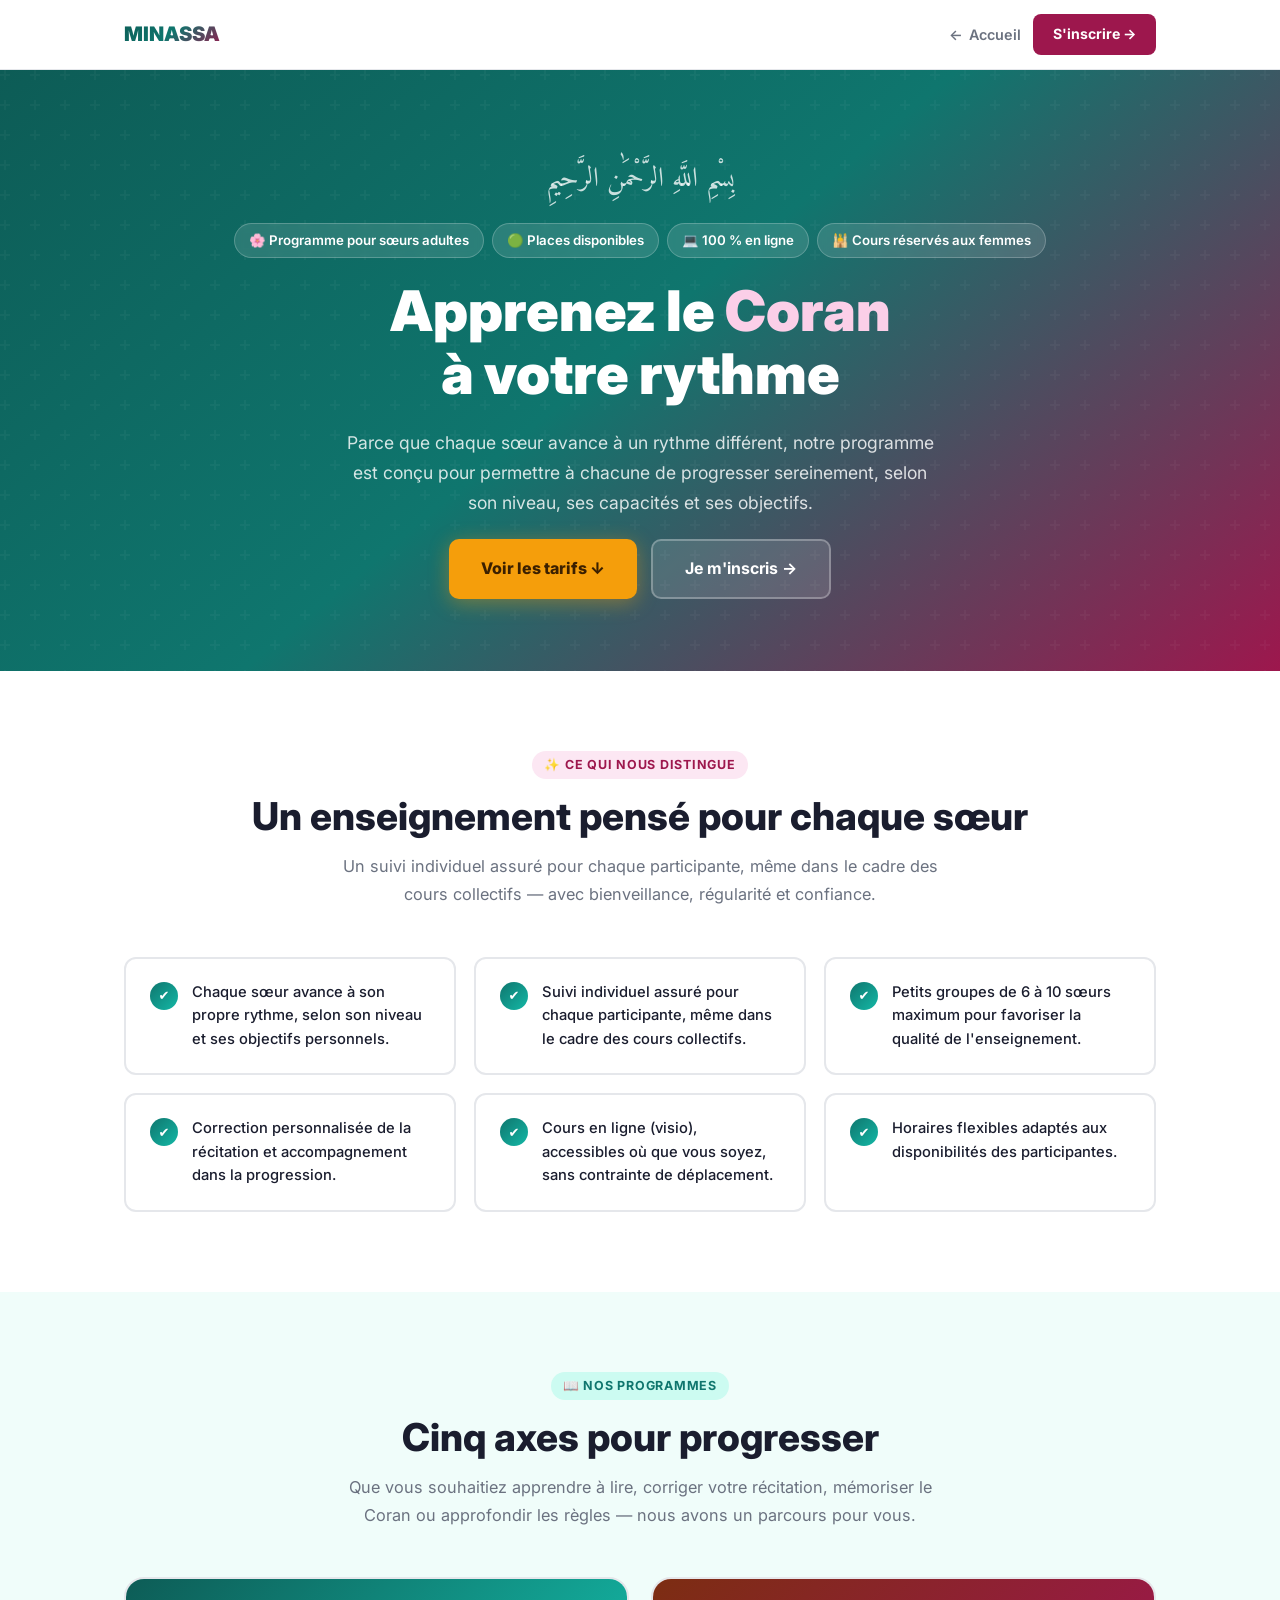
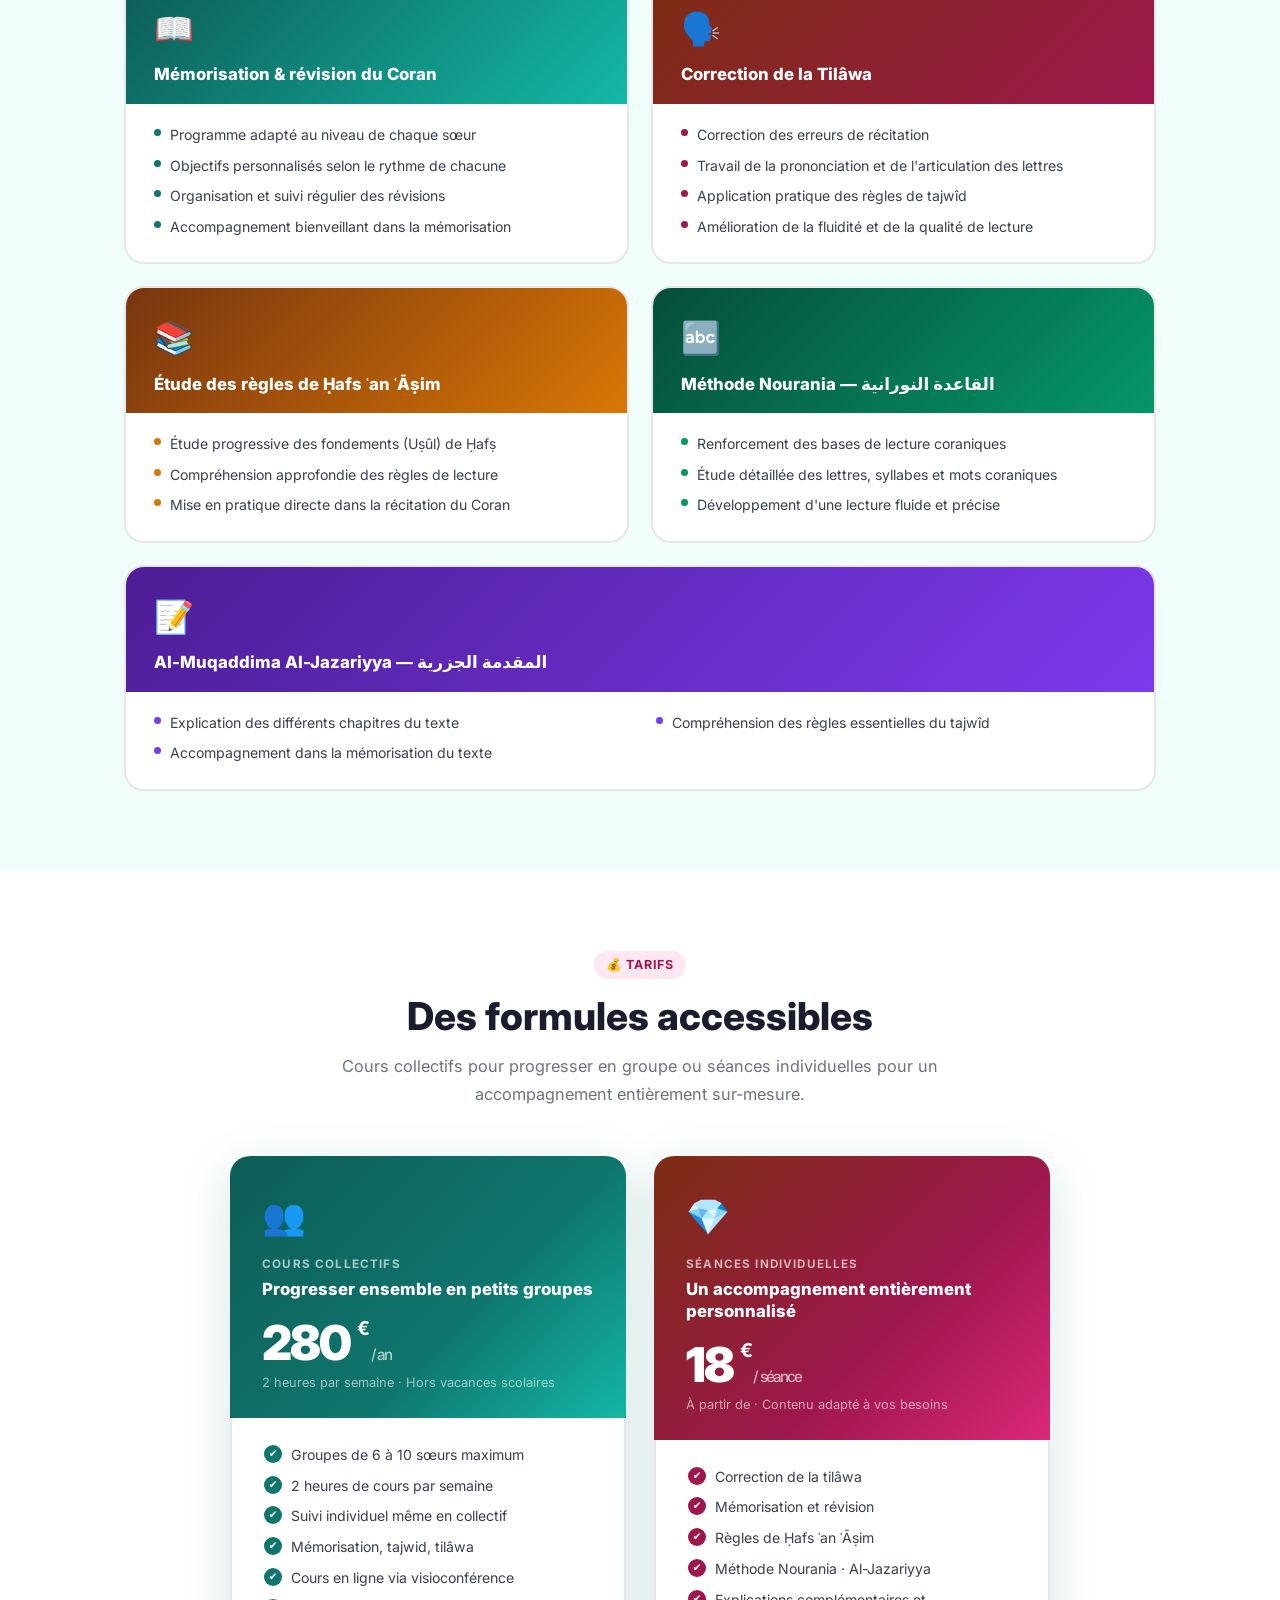
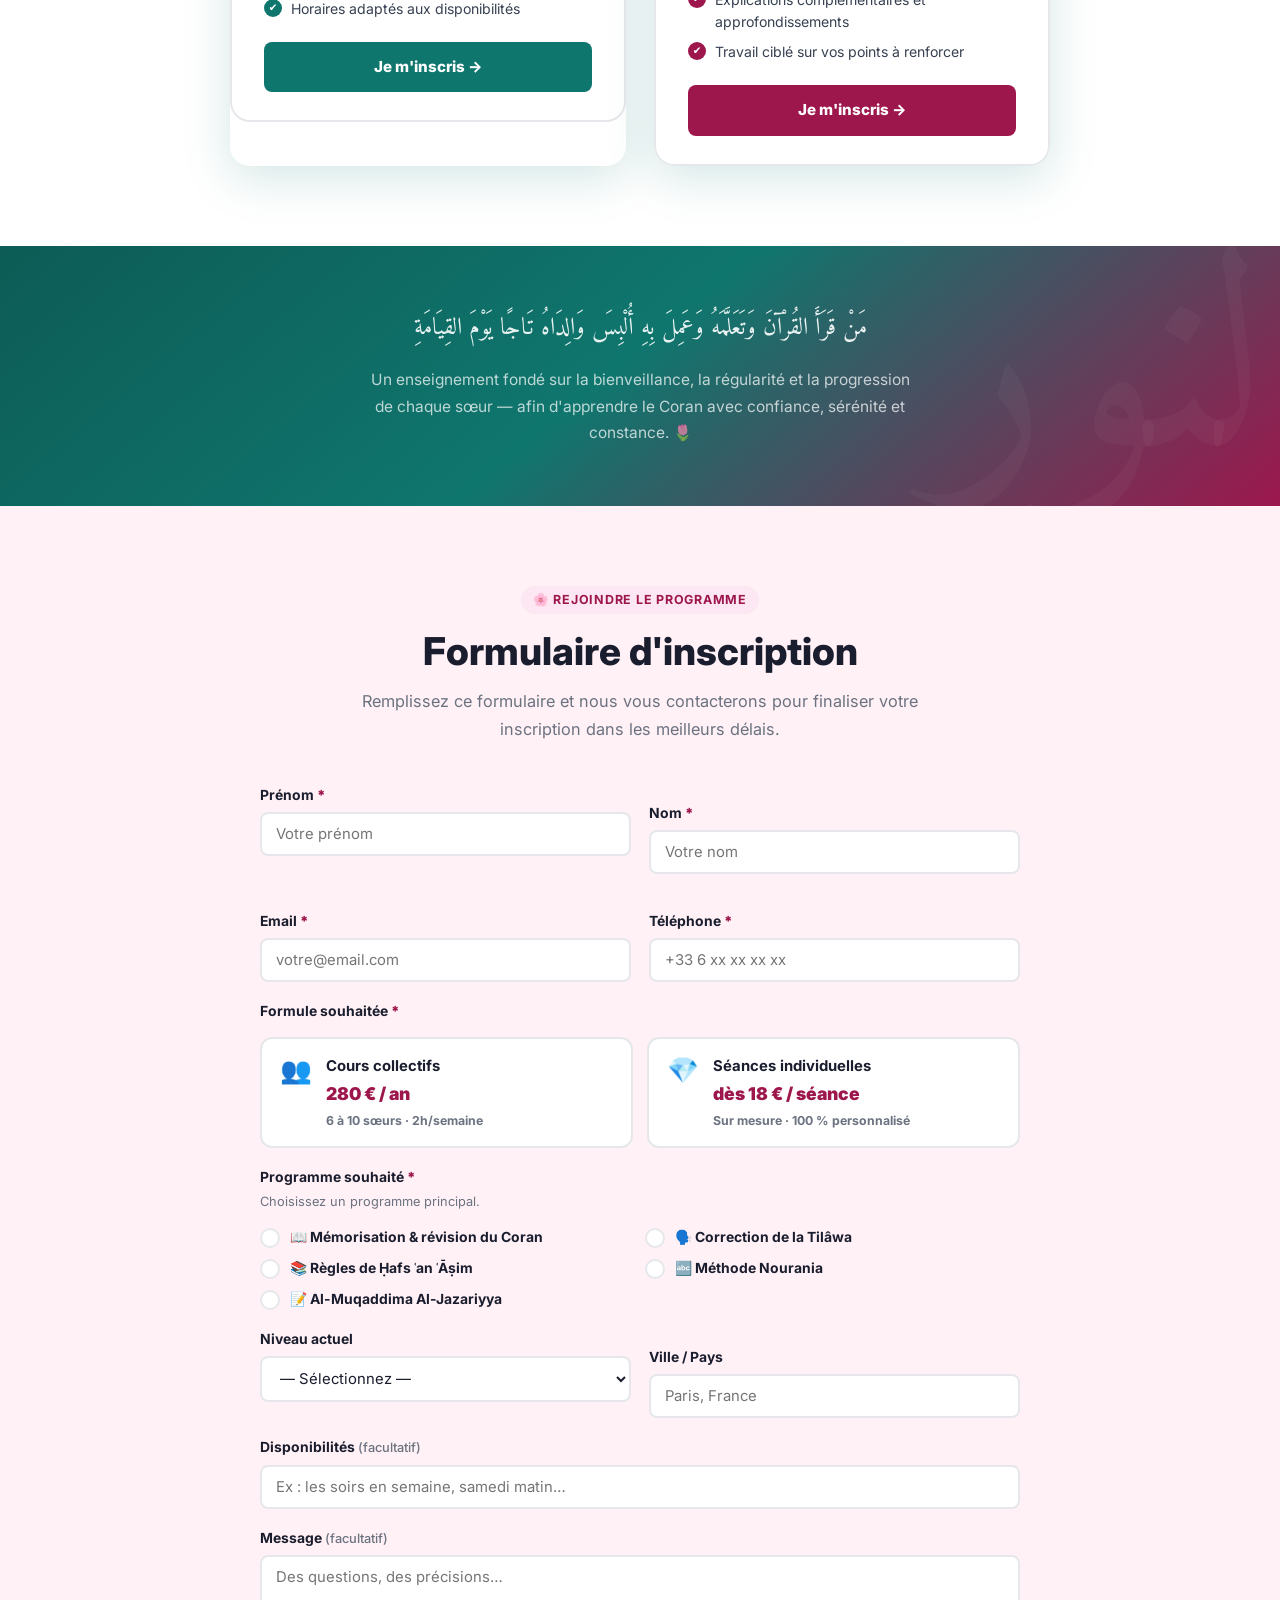
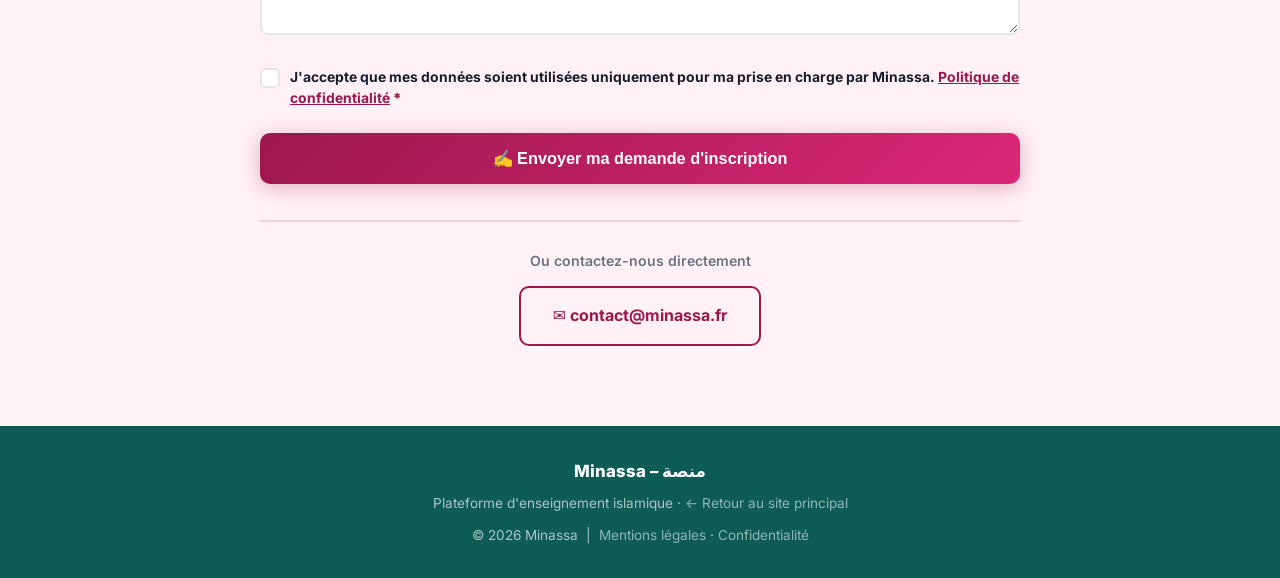
<file: cours-femmes/index.html>
<!DOCTYPE html>
<html lang="fr" dir="ltr">
<head>
  <meta charset="UTF-8">
  <meta name="viewport" content="width=device-width, initial-scale=1.0">
  <title>Cours Coran pour Sœurs adultes — Minassa</title>
  <meta name="description" content="Programme Coran pour sœurs adultes : mémorisation, correction de la tilâwa, tajwid, méthode Nourania et Al-Jazariyya. Cours collectifs 280 €/an ou séances individuelles dès 18 €. Petits groupes, suivi personnalisé, 100 % en ligne.">
  <meta property="og:title" content="Cours Coran pour Sœurs adultes — Minassa">
  <meta property="og:description" content="Apprenez le Coran à votre rythme. Mémorisation, tajwid, Nourania, Al-Jazariyya. Cours collectifs 280 €/an · Séances individuelles dès 18 €.">
  <meta property="og:type" content="website">
  <meta property="og:image" content="https://minassa.fr/cours-femmes/og-image-femmes.jpg">
  <meta property="og:image:width" content="1200">
  <meta property="og:image:height" content="630">
  <meta name="twitter:image" content="https://minassa.fr/cours-femmes/og-image-femmes.jpg">
  <meta property="og:url" content="https://minassa.fr/cours-femmes/">
  <meta name="twitter:card" content="summary_large_image">
  <link rel="icon" type="image/svg+xml" href="../favicon.svg">
  <link rel="preconnect" href="https://fonts.googleapis.com">
  <link rel="preconnect" href="https://fonts.gstatic.com" crossorigin>
  <link href="https://fonts.googleapis.com/css2?family=Inter:wght@400;500;600;700;800;900&family=Amiri:ital,wght@0,400;0,700;1,400&display=swap" rel="stylesheet">
  <script src="https://challenges.cloudflare.com/turnstile/v0/api.js" async defer></script>
  <style>
*,*::before,*::after{box-sizing:border-box;margin:0;padding:0}
html{scroll-behavior:smooth;font-size:16px}
body{font-family:'Inter',system-ui,sans-serif;color:#1a1d2e;background:#fff;line-height:1.6;-webkit-font-smoothing:antialiased}
a{text-decoration:none;color:inherit}
ul{list-style:none}

:root{
  --c-brand:#0F766E;
  --c-brand-dark:#0D5C56;
  --c-brand-light:#14B8A6;
  --c-rose:#9D174D;
  --c-rose-bg:#FFF1F5;
  --c-gold:#F59E0B;
  --c-text:#1a1d2e;
  --c-muted:#6b7280;
  --c-bg:#f0fdfa;
  --c-surface:#ffffff;
  --c-border:#e5e7eb;
  --grad-hero:linear-gradient(140deg,#0D5C56 0%,#0F766E 48%,#9D174D 100%);
  --radius:12px;
  --radius-lg:20px;
  --shadow:0 4px 24px rgba(15,118,110,.12);
  --shadow-lg:0 12px 48px rgba(15,118,110,.18);
  --t:.22s cubic-bezier(.4,0,.2,1);
}

.container{max-width:1080px;margin:0 auto;padding:0 24px}
.section{padding:80px 0}
.section--alt{background:var(--c-bg)}
.section--rose{background:var(--c-rose-bg)}
.badge{display:inline-flex;align-items:center;gap:6px;font-size:.78rem;font-weight:700;letter-spacing:.06em;text-transform:uppercase;padding:4px 12px;border-radius:100px}
.badge--rose{color:var(--c-rose);background:#FCE7F3}
.badge--teal{color:var(--c-brand);background:#CCFBF1}
.text-center{text-align:center}
.section-title{font-size:clamp(1.75rem,3.5vw,2.4rem);font-weight:800;color:var(--c-text);margin-bottom:14px;line-height:1.2}
.section-sub{font-size:1.02rem;color:var(--c-muted);max-width:620px;margin:0 auto;line-height:1.7}

/* NAV */
.nav{position:sticky;top:0;z-index:100;background:rgba(255,255,255,.96);backdrop-filter:blur(12px);border-bottom:1px solid var(--c-border);padding:14px 0}
.nav__inner{display:flex;align-items:center;justify-content:space-between;gap:16px}
.nav__logo{font-size:1.25rem;font-weight:900;background:var(--grad-hero);-webkit-background-clip:text;-webkit-text-fill-color:transparent;background-clip:text}
.nav__back{display:inline-flex;align-items:center;gap:6px;font-size:.9rem;font-weight:600;color:var(--c-muted);transition:color var(--t)}
.nav__back:hover{color:var(--c-brand)}
.nav__cta{display:inline-flex;align-items:center;padding:9px 20px;background:var(--c-brand);color:#fff;border-radius:8px;font-weight:700;font-size:.88rem;transition:background var(--t),transform var(--t);white-space:nowrap}
.nav__cta:hover{background:var(--c-brand-dark);transform:translateY(-1px)}
.nav__actions-cf{display:flex;align-items:center;gap:12px}
@media(max-width:640px){
  .nav{padding:10px 0}
  .nav__inner{flex-wrap:wrap;gap:6px}
  .nav__logo{font-size:1rem}
  .nav__actions-cf{width:100%;gap:8px}
  .nav__back{flex:1;justify-content:center;padding:9px 8px;font-size:.82rem;border:2px solid var(--c-border);border-radius:8px;font-weight:700;color:var(--c-muted)}
  .nav__cta{flex:1;justify-content:center;padding:10px 6px;font-size:.82rem}
}

/* HERO */
.hero{background:var(--grad-hero);padding:88px 0 72px;position:relative;overflow:hidden}
.hero::before{content:'';position:absolute;inset:0;background:url("data:image/svg+xml,%3Csvg width='60' height='60' viewBox='0 0 60 60' xmlns='http://www.w3.org/2000/svg'%3E%3Cg fill='none'%3E%3Cg fill='%23ffffff' fill-opacity='0.03'%3E%3Cpath d='M36 34v-4h-2v4h-4v2h4v4h2v-4h4v-2h-4zm0-30V0h-2v4h-4v2h4v4h2V6h4V4h-4zM6 34v-4H4v4H0v2h4v4h2v-4h4v-2H6zM6 4V0H4v4H0v2h4v4h2V6h4V4H6z'/%3E%3C/g%3E%3C/g%3E%3C/svg%3E")}
.hero__inner{display:flex;flex-direction:column;align-items:center;text-align:center;gap:22px;position:relative;z-index:1}
.hero__arabic{font-family:'Amiri',serif;font-size:clamp(1.3rem,2.5vw,1.7rem);color:rgba(255,255,255,.78);direction:rtl}
.hero__badges{display:flex;flex-wrap:wrap;justify-content:center;gap:8px}
.hero__badge{display:inline-flex;align-items:center;gap:6px;padding:6px 14px;background:rgba(255,255,255,.12);border:1px solid rgba(255,255,255,.22);border-radius:100px;color:#fff;font-size:.83rem;font-weight:600;backdrop-filter:blur(4px)}
.hero__title{font-size:clamp(2rem,5.5vw,3.5rem);font-weight:900;color:#fff;max-width:760px;line-height:1.12}
.hero__title span{color:#FBCFE8}
.hero__sub{font-size:clamp(.95rem,2vw,1.1rem);color:rgba(255,255,255,.82);max-width:600px;line-height:1.7}
.hero__cta-row{display:flex;flex-wrap:wrap;gap:14px;justify-content:center}
.btn-gold{display:inline-flex;align-items:center;gap:8px;padding:15px 32px;background:var(--c-gold);color:#3B2000;border-radius:10px;font-weight:800;font-size:1rem;transition:all var(--t);box-shadow:0 4px 20px rgba(245,158,11,.4)}
.btn-gold:hover{background:#D97706;transform:translateY(-2px);box-shadow:0 8px 28px rgba(245,158,11,.5)}
.btn-ghost{display:inline-flex;align-items:center;gap:8px;padding:15px 32px;background:rgba(255,255,255,.12);color:#fff;border:2px solid rgba(255,255,255,.28);border-radius:10px;font-weight:700;font-size:1rem;transition:all var(--t)}
.btn-ghost:hover{background:rgba(255,255,255,.22);transform:translateY(-2px)}

/* FEATURES */
.features__grid{display:grid;grid-template-columns:repeat(auto-fit,minmax(280px,1fr));gap:18px;margin-top:48px}
.feature-item{display:flex;align-items:flex-start;gap:14px;padding:22px 24px;background:var(--c-surface);border-radius:var(--radius);border:2px solid var(--c-border);transition:border-color var(--t),box-shadow var(--t)}
.feature-item:hover{border-color:var(--c-brand-light);box-shadow:var(--shadow)}
.feature-item__check{width:28px;height:28px;border-radius:50%;background:linear-gradient(135deg,var(--c-brand),var(--c-brand-light));display:flex;align-items:center;justify-content:center;color:#fff;font-size:.82rem;font-weight:900;flex-shrink:0;margin-top:1px}
.feature-item__text{font-size:.92rem;font-weight:500;color:var(--c-text);line-height:1.6}

/* PROGRAMMES */
.prog-grid{display:grid;grid-template-columns:1fr 1fr;gap:22px;margin-top:48px}
@media(min-width:769px){.prog-card--full{grid-column:1/-1}}
.prog-card{background:var(--c-surface);border-radius:var(--radius-lg);overflow:hidden;border:2px solid var(--c-border);transition:all var(--t)}
.prog-card:hover{box-shadow:var(--shadow-lg);transform:translateY(-4px);border-color:transparent}
.prog-card__header{padding:24px 28px 18px}
.prog-card__header--teal{background:linear-gradient(135deg,#0D5C56,#14B8A6)}
.prog-card__header--rose{background:linear-gradient(135deg,#7C2D12,#9D174D)}
.prog-card__header--gold{background:linear-gradient(135deg,#78350F,#D97706)}
.prog-card__header--green{background:linear-gradient(135deg,#064E3B,#059669)}
.prog-card__header--purple{background:linear-gradient(135deg,#4C1D95,#7C3AED)}
.prog-card__icon{font-size:2rem;margin-bottom:10px}
.prog-card__title{font-size:1.05rem;font-weight:800;color:#fff;line-height:1.3}
.prog-card__body{padding:20px 28px 24px}
.prog-card__list{display:flex;flex-direction:column;gap:8px}
.prog-card__list li{display:flex;align-items:flex-start;gap:9px;font-size:.88rem;color:#374151;line-height:1.6}
.prog-card__list li .dot{width:7px;height:7px;border-radius:50%;background:var(--c-brand);flex-shrink:0;margin-top:5px}
.prog-card--full .prog-card__list{display:grid;grid-template-columns:1fr 1fr;gap:8px 32px}

/* TARIFS */
.tarifs__grid{display:grid;grid-template-columns:1fr 1fr;gap:28px;margin-top:48px;max-width:820px;margin-left:auto;margin-right:auto}
.tarif-card{border-radius:var(--radius-lg);overflow:hidden;box-shadow:var(--shadow-lg)}
.tarif-card__header{padding:32px 32px 24px}
.tarif-card__header--teal{background:linear-gradient(135deg,#0D5C56 0%,#0F766E 60%,#14B8A6 100%)}
.tarif-card__header--rose{background:linear-gradient(135deg,#7C2D12 0%,#9D174D 60%,#DB2777 100%)}
.tarif-card__icon{font-size:2.2rem;margin-bottom:10px}
.tarif-card__type{font-size:.73rem;font-weight:700;letter-spacing:.1em;text-transform:uppercase;color:rgba(255,255,255,.65);margin-bottom:6px}
.tarif-card__name{font-size:1.05rem;font-weight:800;color:#fff;line-height:1.3;margin-bottom:18px}
.tarif-card__price{font-size:3rem;font-weight:900;color:#fff;line-height:1;letter-spacing:-.04em}
.tarif-card__price sup{font-size:1.2rem;font-weight:700;vertical-align:top;margin-top:6px}
.tarif-card__price-unit{font-size:.95rem;font-weight:500;color:rgba(255,255,255,.65)}
.tarif-card__price-note{font-size:.8rem;color:rgba(255,255,255,.6);margin-top:6px}
.tarif-card__body{padding:26px 32px 28px;background:#fff;border:2px solid var(--c-border);border-top:none;border-radius:0 0 var(--radius-lg) var(--radius-lg)}
.tarif-card__list{display:flex;flex-direction:column;gap:9px;margin-bottom:22px}
.tarif-card__item{display:flex;align-items:flex-start;gap:9px;font-size:.88rem;color:#374151;line-height:1.55}
.tarif-card__check{flex-shrink:0;width:18px;height:18px;border-radius:50%;display:flex;align-items:center;justify-content:center;font-size:.65rem;font-weight:900;color:#fff;margin-top:1px}
.tarif-card--teal .tarif-card__check{background:var(--c-brand)}
.tarif-card--rose .tarif-card__check{background:var(--c-rose)}
.tarif-card__cta{display:block;text-align:center;padding:13px;border-radius:8px;font-weight:800;font-size:.95rem;transition:all var(--t)}
.tarif-card--teal .tarif-card__cta{background:var(--c-brand);color:#fff}
.tarif-card--teal .tarif-card__cta:hover{background:var(--c-brand-dark)}
.tarif-card--rose .tarif-card__cta{background:var(--c-rose);color:#fff}
.tarif-card--rose .tarif-card__cta:hover{background:#831843}

/* QUOTE */
.quote-section{background:var(--grad-hero);padding:60px 0;text-align:center;position:relative;overflow:hidden}
.quote-section::after{content:'النور';font-family:'Amiri',serif;font-size:18rem;color:rgba(255,255,255,.03);position:absolute;right:-50px;top:50%;transform:translateY(-50%);pointer-events:none;direction:rtl;line-height:1}
.quote-arabic{font-family:'Amiri',serif;font-size:clamp(1.1rem,2.5vw,1.5rem);color:rgba(255,255,255,.9);direction:rtl;margin-bottom:16px;position:relative;z-index:1;line-height:1.9;max-width:700px;margin-left:auto;margin-right:auto}
.quote-fr{font-size:.97rem;color:rgba(255,255,255,.72);max-width:560px;margin:0 auto;line-height:1.7;position:relative;z-index:1}

/* CTA */
.cta-section{padding:72px 0;text-align:center}
.cta-section h2{font-size:clamp(1.6rem,3.5vw,2.2rem);font-weight:800;color:var(--c-text);margin-bottom:12px}
.cta-section p{font-size:1rem;color:var(--c-muted);max-width:520px;margin:0 auto 32px;line-height:1.7}
.cta-buttons{display:flex;flex-wrap:wrap;gap:14px;justify-content:center}
.btn-brand{display:inline-flex;align-items:center;gap:8px;padding:15px 32px;background:var(--c-brand);color:#fff;border-radius:10px;font-weight:800;font-size:1rem;transition:all var(--t);box-shadow:var(--shadow)}
.btn-brand:hover{background:var(--c-brand-dark);transform:translateY(-2px);box-shadow:var(--shadow-lg)}
.btn-outline{display:inline-flex;align-items:center;gap:8px;padding:15px 32px;border:2px solid var(--c-brand);color:var(--c-brand);border-radius:10px;font-weight:700;font-size:1rem;transition:all var(--t)}
.btn-outline:hover{background:var(--c-bg);transform:translateY(-2px)}

/* FOOTER */
.footer{background:#0D5C56;padding:32px 0;text-align:center;font-size:.85rem;color:rgba(255,255,255,.65)}
.footer a{color:rgba(255,255,255,.55);transition:color var(--t)}
.footer a:hover{color:#fff}
.footer__logo{font-size:1.05rem;font-weight:800;color:#fff;margin-bottom:8px}

/* RESPONSIVE */
@media(max-width:768px){
  .hero{padding:64px 0 52px}
  .prog-grid{grid-template-columns:1fr}
  .prog-card--full .prog-card__list{grid-template-columns:1fr}
  .tarifs__grid{grid-template-columns:1fr;max-width:440px}
  .section{padding:60px 0}
}
@media(max-width:480px){
  .hero__cta-row,.cta-buttons{flex-direction:column;align-items:center}
  .btn-gold,.btn-ghost,.btn-brand,.btn-outline{width:100%;justify-content:center}
}

/* REGISTRATION FORM */
.reg-form-wrap{max-width:760px;margin:0 auto}
.form-grid{display:grid;grid-template-columns:1fr 1fr;gap:18px;margin-bottom:18px}
.form-group{display:flex;flex-direction:column;gap:6px}
.form-group+.form-group,.form-grid+.form-group,.form-group+.form-grid{margin-top:18px}
.form-group--full{grid-column:1/-1}
.form-group label{font-size:.87rem;font-weight:700;color:var(--c-text)}
.form-group input[type="text"],
.form-group input[type="email"],
.form-group input[type="tel"],
.form-group select,
.form-group textarea{width:100%;padding:11px 14px;border:2px solid var(--c-border);border-radius:8px;font-family:inherit;font-size:.93rem;color:var(--c-text);background:#fff;transition:border-color var(--t),box-shadow var(--t);outline:none}
.form-group input:focus,.form-group select:focus,.form-group textarea:focus{border-color:var(--c-rose);box-shadow:0 0 0 3px rgba(157,23,77,.1)}
.form-group textarea{resize:vertical;min-height:80px}
.req{color:var(--c-rose);font-weight:900}
.opt{color:var(--c-muted);font-size:.8rem;font-weight:500}
.form-hint{font-size:.8rem;color:var(--c-muted);margin-top:-2px;margin-bottom:8px}

.radio-cards{display:grid;grid-template-columns:1fr 1fr;gap:14px}
.radio-card{cursor:pointer;user-select:none}
.radio-card input[type="radio"]{display:none}
.radio-card__inner{padding:16px 18px;border:2px solid var(--c-border);border-radius:var(--radius);background:#fff;transition:all var(--t);display:flex;align-items:flex-start;gap:14px}
.radio-card:has(input:checked) .radio-card__inner{border-color:var(--c-rose);background:var(--c-rose-bg);box-shadow:0 0 0 3px rgba(157,23,77,.1)}
.radio-card__icon{font-size:1.6rem;line-height:1;margin-top:2px;flex-shrink:0}
.radio-card__title{font-size:.93rem;font-weight:700;color:var(--c-text);margin-bottom:2px}
.radio-card__price{font-size:1.1rem;font-weight:900;color:var(--c-rose)}
.radio-card__note{font-size:.77rem;color:var(--c-muted);margin-top:2px}

.check-grid{display:grid;grid-template-columns:1fr 1fr;gap:10px}
.check-item{display:flex;align-items:flex-start;gap:10px;cursor:pointer;user-select:none;font-size:.9rem;color:var(--c-text);line-height:1.5}
.check-item input[type="checkbox"],.check-item input[type="radio"]{display:none}
.check-box{width:20px;height:20px;border:2px solid var(--c-border);border-radius:5px;flex-shrink:0;margin-top:1px;display:flex;align-items:center;justify-content:center;transition:all var(--t);background:#fff}
.check-item:has(input:checked) .check-box{background:var(--c-rose);border-color:var(--c-rose)}
.check-item:has(input:checked) .check-box::after{content:'✔';color:#fff;font-size:.65rem;font-weight:900}
.check-box--radio{border-radius:50%}
.check-item:has(input[type="radio"]:checked) .check-box--radio::after{content:'';width:8px;height:8px;border-radius:50%;background:#fff;display:block}
.check-item--rgpd{align-items:flex-start}
.check-item--rgpd a{color:var(--c-rose);text-decoration:underline}

.form-submit-row{margin-top:24px;text-align:center}
.btn-submit{width:100%;padding:16px 32px;background:linear-gradient(135deg,#9D174D,#DB2777);color:#fff;border:none;border-radius:10px;font-weight:800;font-size:1.02rem;cursor:pointer;transition:all var(--t);box-shadow:0 4px 20px rgba(157,23,77,.3)}
.btn-submit:hover:not(:disabled){transform:translateY(-2px);box-shadow:0 8px 28px rgba(157,23,77,.45)}
.btn-submit:disabled{opacity:.6;cursor:not-allowed}

[hidden]{display:none!important}
.form-feedback{display:flex;align-items:flex-start;gap:14px;padding:18px 20px;border-radius:var(--radius);margin-top:20px;font-size:.9rem}
.form-feedback>span{font-size:1.4rem;flex-shrink:0}
.form-feedback strong{display:block;font-weight:700;margin-bottom:4px}
.form-feedback p{color:var(--c-muted);margin:0}
.form-feedback--success{background:#f0fdf4;border:2px solid #86efac}
.form-feedback--success strong{color:#166534}
.form-feedback--error{background:#fff1f2;border:2px solid #fca5a5}
.form-feedback--error strong{color:#991b1b}

.reg-alt{margin-top:36px;text-align:center;padding-top:28px;border-top:2px solid rgba(157,23,77,.15)}
.reg-alt__label{font-size:.88rem;color:var(--c-muted);font-weight:600;margin-bottom:14px}
.reg-alt .btn-outline{border-color:var(--c-rose);color:var(--c-rose)}
.reg-alt .btn-outline:hover{background:var(--c-rose-bg)}

@media(max-width:768px){
  .form-grid{grid-template-columns:1fr}
  .radio-cards{grid-template-columns:1fr}
  .check-grid{grid-template-columns:1fr}
}
  </style>
</head>
<body>

<!-- NAV -->
<nav class="nav">
  <div class="container">
    <div class="nav__inner">
      <a href="/" class="nav__logo">MINASSA</a>
      <div class="nav__actions-cf">
        <a href="/" class="nav__back">← <span class="nav__back-text">Accueil</span></a>
        <a href="#preinscription" class="nav__cta" style="background:#9D174D">S'inscrire →</a>
      </div>
    </div>
  </div>
</nav>

<!-- HERO -->
<section class="hero">
  <div class="container">
    <div class="hero__inner">
      <p class="hero__arabic">بِسْمِ اللَّهِ الرَّحْمَٰنِ الرَّحِيمِ</p>
      <div class="hero__badges">
        <span class="hero__badge">🌸 Programme pour sœurs adultes</span>
        <span class="hero__badge">🟢 Places disponibles</span>
        <span class="hero__badge">💻 100 % en ligne</span>
        <span class="hero__badge">🕌 Cours réservés aux femmes</span>
      </div>
      <h1 class="hero__title">Apprenez le <span>Coran</span><br>à votre rythme</h1>
      <p class="hero__sub">Parce que chaque sœur avance à un rythme différent, notre programme est conçu pour permettre à chacune de progresser sereinement, selon son niveau, ses capacités et ses objectifs.</p>
      <div class="hero__cta-row">
        <a href="#tarifs" class="btn-gold">Voir les tarifs ↓</a>
        <a href="#preinscription" class="btn-ghost">Je m'inscris →</a>
      </div>
    </div>
  </div>
</section>

<!-- CE QUI NOUS DISTINGUE -->
<section class="section">
  <div class="container">
    <div class="text-center">
      <span class="badge badge--rose" style="margin-bottom:14px">✨ Ce qui nous distingue</span>
      <h2 class="section-title">Un enseignement pensé pour chaque sœur</h2>
      <p class="section-sub">Un suivi individuel assuré pour chaque participante, même dans le cadre des cours collectifs — avec bienveillance, régularité et confiance.</p>
    </div>
    <div class="features__grid">
      <div class="feature-item">
        <div class="feature-item__check">✔</div>
        <div class="feature-item__text">Chaque sœur avance à son propre rythme, selon son niveau et ses objectifs personnels.</div>
      </div>
      <div class="feature-item">
        <div class="feature-item__check">✔</div>
        <div class="feature-item__text">Suivi individuel assuré pour chaque participante, même dans le cadre des cours collectifs.</div>
      </div>
      <div class="feature-item">
        <div class="feature-item__check">✔</div>
        <div class="feature-item__text">Petits groupes de 6 à 10 sœurs maximum pour favoriser la qualité de l'enseignement.</div>
      </div>
      <div class="feature-item">
        <div class="feature-item__check">✔</div>
        <div class="feature-item__text">Correction personnalisée de la récitation et accompagnement dans la progression.</div>
      </div>
      <div class="feature-item">
        <div class="feature-item__check">✔</div>
        <div class="feature-item__text">Cours en ligne (visio), accessibles où que vous soyez, sans contrainte de déplacement.</div>
      </div>
      <div class="feature-item">
        <div class="feature-item__check">✔</div>
        <div class="feature-item__text">Horaires flexibles adaptés aux disponibilités des participantes.</div>
      </div>
    </div>
  </div>
</section>

<!-- PROGRAMMES -->
<section class="section section--alt" id="programmes">
  <div class="container">
    <div class="text-center">
      <span class="badge badge--teal" style="margin-bottom:14px">📖 Nos programmes</span>
      <h2 class="section-title">Cinq axes pour progresser</h2>
      <p class="section-sub">Que vous souhaitiez apprendre à lire, corriger votre récitation, mémoriser le Coran ou approfondir les règles — nous avons un parcours pour vous.</p>
    </div>
    <div class="prog-grid">

      <div class="prog-card">
        <div class="prog-card__header prog-card__header--teal">
          <div class="prog-card__icon">📖</div>
          <div class="prog-card__title">Mémorisation & révision du Coran</div>
        </div>
        <div class="prog-card__body">
          <ul class="prog-card__list">
            <li><span class="dot"></span>Programme adapté au niveau de chaque sœur</li>
            <li><span class="dot"></span>Objectifs personnalisés selon le rythme de chacune</li>
            <li><span class="dot"></span>Organisation et suivi régulier des révisions</li>
            <li><span class="dot"></span>Accompagnement bienveillant dans la mémorisation</li>
          </ul>
        </div>
      </div>

      <div class="prog-card">
        <div class="prog-card__header prog-card__header--rose">
          <div class="prog-card__icon">🗣️</div>
          <div class="prog-card__title">Correction de la Tilâwa</div>
        </div>
        <div class="prog-card__body">
          <ul class="prog-card__list">
            <li><span class="dot" style="background:#9D174D"></span>Correction des erreurs de récitation</li>
            <li><span class="dot" style="background:#9D174D"></span>Travail de la prononciation et de l'articulation des lettres</li>
            <li><span class="dot" style="background:#9D174D"></span>Application pratique des règles de tajwîd</li>
            <li><span class="dot" style="background:#9D174D"></span>Amélioration de la fluidité et de la qualité de lecture</li>
          </ul>
        </div>
      </div>

      <div class="prog-card">
        <div class="prog-card__header prog-card__header--gold">
          <div class="prog-card__icon">📚</div>
          <div class="prog-card__title">Étude des règles de Ḥafs ʿan ʿĀṣim</div>
        </div>
        <div class="prog-card__body">
          <ul class="prog-card__list">
            <li><span class="dot" style="background:#D97706"></span>Étude progressive des fondements (Uṣûl) de Ḥafṣ</li>
            <li><span class="dot" style="background:#D97706"></span>Compréhension approfondie des règles de lecture</li>
            <li><span class="dot" style="background:#D97706"></span>Mise en pratique directe dans la récitation du Coran</li>
          </ul>
        </div>
      </div>

      <div class="prog-card">
        <div class="prog-card__header prog-card__header--green">
          <div class="prog-card__icon">🔤</div>
          <div class="prog-card__title">Méthode Nourania — القاعدة النورانية</div>
        </div>
        <div class="prog-card__body">
          <ul class="prog-card__list">
            <li><span class="dot" style="background:#059669"></span>Renforcement des bases de lecture coraniques</li>
            <li><span class="dot" style="background:#059669"></span>Étude détaillée des lettres, syllabes et mots coraniques</li>
            <li><span class="dot" style="background:#059669"></span>Développement d'une lecture fluide et précise</li>
          </ul>
        </div>
      </div>

      <div class="prog-card prog-card--full">
        <div class="prog-card__header prog-card__header--purple">
          <div class="prog-card__icon">📝</div>
          <div class="prog-card__title">Al-Muqaddima Al-Jazariyya — المقدمة الجزرية</div>
        </div>
        <div class="prog-card__body">
          <ul class="prog-card__list">
            <li><span class="dot" style="background:#7C3AED"></span>Explication des différents chapitres du texte</li>
            <li><span class="dot" style="background:#7C3AED"></span>Compréhension des règles essentielles du tajwîd</li>
            <li><span class="dot" style="background:#7C3AED"></span>Accompagnement dans la mémorisation du texte</li>
          </ul>
        </div>
      </div>

    </div>
  </div>
</section>

<!-- TARIFS -->
<section class="section" id="tarifs">
  <div class="container">
    <div class="text-center">
      <span class="badge badge--rose" style="margin-bottom:14px">💰 Tarifs</span>
      <h2 class="section-title">Des formules accessibles</h2>
      <p class="section-sub">Cours collectifs pour progresser en groupe ou séances individuelles pour un accompagnement entièrement sur-mesure.</p>
    </div>
    <div class="tarifs__grid">

      <div class="tarif-card tarif-card--teal">
        <div class="tarif-card__header tarif-card__header--teal">
          <div class="tarif-card__icon">👥</div>
          <div class="tarif-card__type">Cours collectifs</div>
          <div class="tarif-card__name">Progresser ensemble en petits groupes</div>
          <div class="tarif-card__price">280 <sup>€</sup><span class="tarif-card__price-unit"> / an</span></div>
          <div class="tarif-card__price-note">2 heures par semaine · Hors vacances scolaires</div>
        </div>
        <div class="tarif-card__body">
          <div class="tarif-card__list">
            <div class="tarif-card__item"><span class="tarif-card__check">✔</span>Groupes de 6 à 10 sœurs maximum</div>
            <div class="tarif-card__item"><span class="tarif-card__check">✔</span>2 heures de cours par semaine</div>
            <div class="tarif-card__item"><span class="tarif-card__check">✔</span>Suivi individuel même en collectif</div>
            <div class="tarif-card__item"><span class="tarif-card__check">✔</span>Mémorisation, tajwid, tilâwa</div>
            <div class="tarif-card__item"><span class="tarif-card__check">✔</span>Cours en ligne via visioconférence</div>
            <div class="tarif-card__item"><span class="tarif-card__check">✔</span>Horaires adaptés aux disponibilités</div>
          </div>
          <a href="#preinscription" class="tarif-card__cta">Je m'inscris →</a>
        </div>
      </div>

      <div class="tarif-card tarif-card--rose">
        <div class="tarif-card__header tarif-card__header--rose">
          <div class="tarif-card__icon">💎</div>
          <div class="tarif-card__type">Séances individuelles</div>
          <div class="tarif-card__name">Un accompagnement entièrement personnalisé</div>
          <div class="tarif-card__price">18 <sup>€</sup><span class="tarif-card__price-unit"> / séance</span></div>
          <div class="tarif-card__price-note">À partir de · Contenu adapté à vos besoins</div>
        </div>
        <div class="tarif-card__body">
          <div class="tarif-card__list">
            <div class="tarif-card__item"><span class="tarif-card__check">✔</span>Correction de la tilâwa</div>
            <div class="tarif-card__item"><span class="tarif-card__check">✔</span>Mémorisation et révision</div>
            <div class="tarif-card__item"><span class="tarif-card__check">✔</span>Règles de Ḥafs ʿan ʿĀṣim</div>
            <div class="tarif-card__item"><span class="tarif-card__check">✔</span>Méthode Nourania · Al-Jazariyya</div>
            <div class="tarif-card__item"><span class="tarif-card__check">✔</span>Explications complémentaires et approfondissements</div>
            <div class="tarif-card__item"><span class="tarif-card__check">✔</span>Travail ciblé sur vos points à renforcer</div>
          </div>
          <a href="#preinscription" class="tarif-card__cta">Je m'inscris →</a>
        </div>
      </div>

    </div>
  </div>
</section>

<!-- CITATION -->
<div class="quote-section">
  <div class="container">
    <p class="quote-arabic">مَنْ قَرَأَ القُرْآنَ وَتَعَلَّمَهُ وَعَمِلَ بِهِ أُلْبِسَ وَالِدَاهُ تَاجًا يَوْمَ القِيَامَةِ</p>
    <p class="quote-fr">Un enseignement fondé sur la bienveillance, la régularité et la progression de chaque sœur — afin d'apprendre le Coran avec confiance, sérénité et constance. 🌷</p>
  </div>
</div>

<!-- INSCRIPTION -->
<section class="section section--rose" id="preinscription">
  <div class="container">
    <div class="text-center" style="margin-bottom:40px">
      <span class="badge badge--rose" style="margin-bottom:14px">🌸 Rejoindre le programme</span>
      <h2 class="section-title">Formulaire d'inscription</h2>
      <p class="section-sub">Remplissez ce formulaire et nous vous contacterons pour finaliser votre inscription dans les meilleurs délais.</p>
    </div>

    <div class="reg-form-wrap">
      <form id="reg-form" onsubmit="submitRegForm(event)" novalidate>
        <input type="text" name="_hp" id="_hp" tabindex="-1" autocomplete="off" style="display:none">

        <div class="form-grid">
          <div class="form-group">
            <label for="r-prenom">Prénom <span class="req">*</span></label>
            <input type="text" id="r-prenom" name="prenom" placeholder="Votre prénom" required>
          </div>
          <div class="form-group">
            <label for="r-nom">Nom <span class="req">*</span></label>
            <input type="text" id="r-nom" name="nom" placeholder="Votre nom" required>
          </div>
          <div class="form-group">
            <label for="r-email">Email <span class="req">*</span></label>
            <input type="email" id="r-email" name="email" placeholder="votre@email.com" required>
          </div>
          <div class="form-group">
            <label for="r-tel">Téléphone <span class="req">*</span></label>
            <input type="tel" id="r-tel" name="telephone" placeholder="+33 6 xx xx xx xx" required>
          </div>
        </div>

        <div class="form-group form-group--full" style="margin-top:18px">
          <label>Formule souhaitée <span class="req">*</span></label>
          <div class="radio-cards" style="margin-top:8px">
            <label class="radio-card">
              <input type="radio" name="formule" value="Cours collectif (280 €/an)" required>
              <div class="radio-card__inner">
                <span class="radio-card__icon">👥</span>
                <div>
                  <div class="radio-card__title">Cours collectifs</div>
                  <div class="radio-card__price">280 € / an</div>
                  <div class="radio-card__note">6 à 10 sœurs · 2h/semaine</div>
                </div>
              </div>
            </label>
            <label class="radio-card">
              <input type="radio" name="formule" value="Séances individuelles (dès 18 €/séance)">
              <div class="radio-card__inner">
                <span class="radio-card__icon">💎</span>
                <div>
                  <div class="radio-card__title">Séances individuelles</div>
                  <div class="radio-card__price">dès 18 € / séance</div>
                  <div class="radio-card__note">Sur mesure · 100 % personnalisé</div>
                </div>
              </div>
            </label>
          </div>
        </div>

        <div class="form-group form-group--full" style="margin-top:18px">
          <label>Programme souhaité <span class="req">*</span></label>
          <p class="form-hint">Choisissez un programme principal.</p>
          <div class="check-grid">
            <label class="check-item">
              <input type="radio" name="programmes" value="Mémorisation & révision" required>
              <span class="check-box check-box--radio"></span>
              <span>📖 Mémorisation &amp; révision du Coran</span>
            </label>
            <label class="check-item">
              <input type="radio" name="programmes" value="Correction de la Tilâwa">
              <span class="check-box check-box--radio"></span>
              <span>🗣️ Correction de la Tilâwa</span>
            </label>
            <label class="check-item">
              <input type="radio" name="programmes" value="Ḥafs ʿan ʿĀṣim">
              <span class="check-box check-box--radio"></span>
              <span>📚 Règles de Ḥafs ʿan ʿĀṣim</span>
            </label>
            <label class="check-item">
              <input type="radio" name="programmes" value="Méthode Nourania">
              <span class="check-box check-box--radio"></span>
              <span>🔤 Méthode Nourania</span>
            </label>
            <label class="check-item">
              <input type="radio" name="programmes" value="Al-Jazariyya">
              <span class="check-box check-box--radio"></span>
              <span>📝 Al-Muqaddima Al-Jazariyya</span>
            </label>
          </div>
        </div>

        <div class="form-grid" style="margin-top:18px">
          <div class="form-group">
            <label for="r-niveau">Niveau actuel</label>
            <select id="r-niveau" name="niveau">
              <option value="">— Sélectionnez —</option>
              <option value="zero">Aucune connaissance</option>
              <option value="alphabet">Connaît l'alphabet arabe</option>
              <option value="lecture">Peut lire lentement</option>
              <option value="intermediaire">Niveau intermédiaire</option>
              <option value="avance">Niveau avancé</option>
            </select>
          </div>
          <div class="form-group">
            <label for="r-ville">Ville / Pays</label>
            <input type="text" id="r-ville" name="ville" placeholder="Paris, France">
          </div>
        </div>

        <div class="form-group form-group--full" style="margin-top:18px">
          <label for="r-dispos">Disponibilités <span class="opt">(facultatif)</span></label>
          <input type="text" id="r-dispos" name="disponibilites" placeholder="Ex : les soirs en semaine, samedi matin…">
        </div>

        <div class="form-group form-group--full" style="margin-top:18px">
          <label for="r-message">Message <span class="opt">(facultatif)</span></label>
          <textarea id="r-message" name="message" rows="3" placeholder="Des questions, des précisions…"></textarea>
        </div>

        <div class="form-group form-group--full" style="margin-top:18px">
          <div class="cf-turnstile" data-sitekey="0x4AAAAAADU1Kwvjip0WjmbB" data-theme="light"></div>
        </div>

        <div class="form-group form-group--full" style="margin-top:14px">
          <label class="check-item check-item--rgpd">
            <input type="checkbox" id="r-rgpd" required>
            <span class="check-box"></span>
            <span>J'accepte que mes données soient utilisées uniquement pour ma prise en charge par Minassa. <a href="../politique-confidentialite.html" target="_blank">Politique de confidentialité</a> <span class="req">*</span></span>
          </label>
        </div>

        <div class="form-submit-row">
          <button type="submit" class="btn-submit" id="r-submit">
            <span class="btn-submit__text">✍️ Envoyer ma demande d'inscription</span>
            <span class="btn-submit__loading" hidden>Envoi en cours…</span>
          </button>
        </div>

        <div id="r-success" class="form-feedback form-feedback--success" hidden>
          <span>🌸</span>
          <div>
            <strong>Demande envoyée, barakAllāhu fīki !</strong>
            <p>Nous vous contacterons très prochainement pour finaliser votre inscription.</p>
          </div>
        </div>
        <div id="r-error" class="form-feedback form-feedback--error" hidden>
          <span>⚠️</span>
          <div>
            <strong>Une erreur s'est produite.</strong>
            <p>Veuillez réessayer ou nous contacter directement par email.</p>
          </div>
        </div>
      </form>

      <div class="reg-alt">
        <p class="reg-alt__label">Ou contactez-nous directement</p>
        <div class="cta-buttons">
          <a href="mailto:contact@minassa.fr" class="btn-outline">✉️ contact@minassa.fr</a>
        </div>
      </div>
    </div>
  </div>
</section>

<!-- FOOTER -->
<footer class="footer">
  <div class="container">
    <div class="footer__logo">Minassa – منصة</div>
    <p style="margin-bottom:10px">Plateforme d'enseignement islamique · <a href="/">← Retour au site principal</a></p>
    <p>© 2026 Minassa &nbsp;|&nbsp; <a href="../mentions-legales.html">Mentions légales</a> · <a href="../politique-confidentialite.html">Confidentialité</a></p>
  </div>
</footer>

<script>
const APPS_SCRIPT_URL = 'https://script.google.com/macros/s/AKfycbyLIWiRL4jLl5cuLMoyVVNfXkXkCvWPXDHFuRia8gsbn9lGSz3HLxB-bK_s1Mdz-2mq/exec';

async function submitRegForm(e) {
  e.preventDefault();
  const form = document.getElementById('reg-form');
  const submitBtn = document.getElementById('r-submit');
  const successEl = document.getElementById('r-success');
  const errorEl = document.getElementById('r-error');

  const formuleEl = form.querySelector('input[name="formule"]:checked');
  if (!formuleEl) {
    alert('Veuillez choisir une formule (collectif ou individuel).');
    return;
  }

  const programmeEl = form.querySelector('input[name="programmes"]:checked');
  if (!programmeEl) {
    alert('Veuillez choisir un programme.');
    return;
  }

  if (!document.getElementById('r-rgpd').checked) {
    alert('Veuillez accepter la politique de confidentialité.');
    return;
  }

  const turnstileToken = document.querySelector('[name="cf-turnstile-response"]')?.value || '';

  submitBtn.disabled = true;
  submitBtn.querySelector('.btn-submit__text').hidden = true;
  submitBtn.querySelector('.btn-submit__loading').hidden = false;
  successEl.hidden = true;
  errorEl.hidden = true;

  const payload = {
    source: 'cours-femmes',
    prenom: document.getElementById('r-prenom').value.trim(),
    nom: document.getElementById('r-nom').value.trim(),
    email: document.getElementById('r-email').value.trim(),
    telephone: document.getElementById('r-tel').value.trim(),
    formule: formuleEl.value,
    programmes: programmeEl.value,
    niveau: document.getElementById('r-niveau').value,
    ville: document.getElementById('r-ville').value.trim(),
    disponibilites: document.getElementById('r-dispos').value.trim(),
    message: document.getElementById('r-message').value.trim(),
    _hp: document.getElementById('_hp').value,
    _turnstile: turnstileToken,
    date: new Date().toLocaleString('fr-FR')
  };

  try {
    await fetch(APPS_SCRIPT_URL, {
      method: 'POST',
      mode: 'no-cors',
      headers: { 'Content-Type': 'application/json' },
      body: JSON.stringify(payload)
    });
    successEl.hidden = false;
    form.reset();
    if (window.turnstile) turnstile.reset();
    successEl.scrollIntoView({ behavior: 'smooth', block: 'center' });
  } catch {
    errorEl.hidden = false;
  } finally {
    submitBtn.disabled = false;
    submitBtn.querySelector('.btn-submit__text').hidden = false;
    submitBtn.querySelector('.btn-submit__loading').hidden = true;
  }
}
</script>
</body>
</html>
</file>
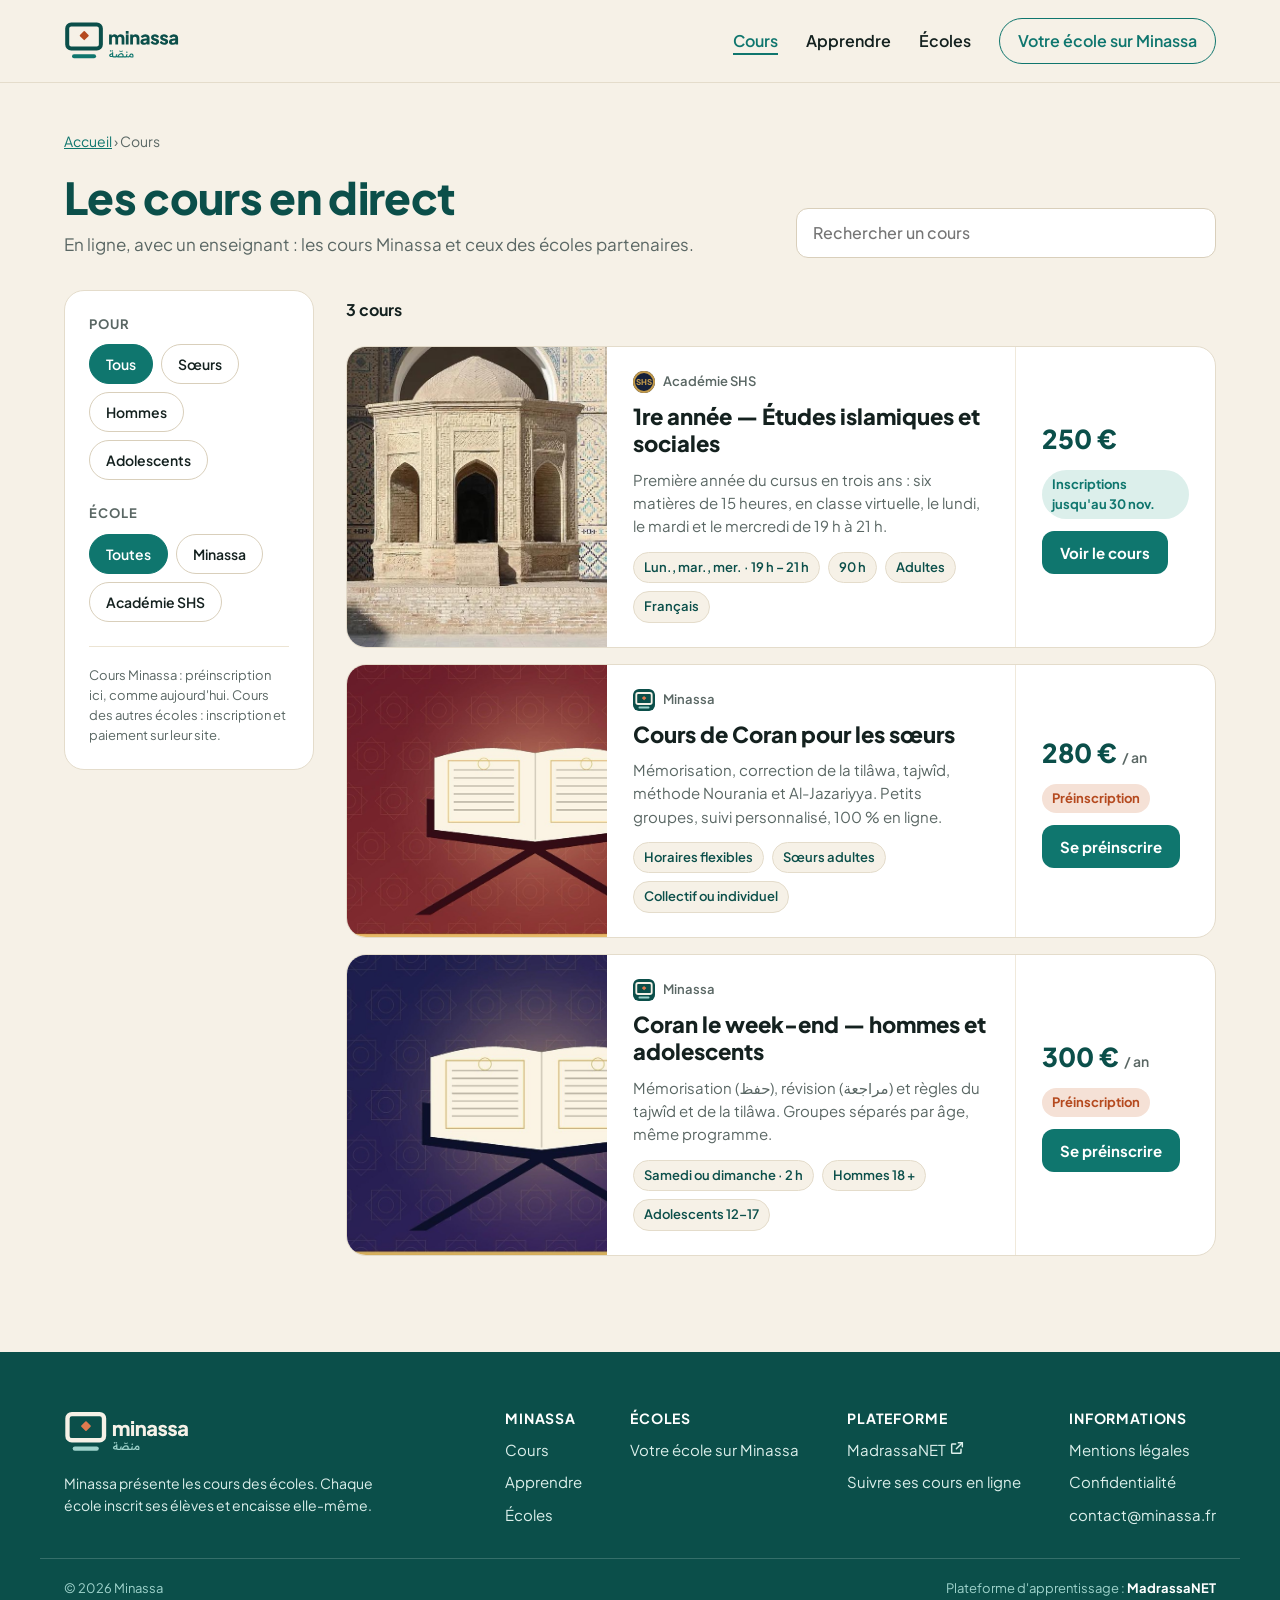
<file: cours/index.html>
<!doctype html>
<html lang="fr">
<head>
<meta charset="utf-8">
<meta name="viewport" content="width=device-width, initial-scale=1">
<title>Les cours en direct — Minassa</title>
<meta name="description" content="Cours de Coran, d&#x27;arabe et de sciences islamiques en direct : les préinscriptions Minassa et les cours des écoles partenaires.">
<link rel="canonical" href="https://minassa.fr/cours/">
<meta property="og:type" content="website">
<meta property="og:site_name" content="Minassa">
<meta property="og:title" content="Les cours en direct — Minassa">
<meta property="og:description" content="Cours de Coran, d&#x27;arabe et de sciences islamiques en direct : les préinscriptions Minassa et les cours des écoles partenaires.">
<meta property="og:url" content="https://minassa.fr/cours/">
<meta property="og:image" content="https://minassa.fr/og-image.jpg">
<meta property="og:locale" content="fr_FR">
<meta name="theme-color" content="#0B4F4A">
<link rel="icon" type="image/svg+xml" href="/assets/logo/minassa-icone.svg">
<link rel="preconnect" href="https://fonts.googleapis.com">
<link rel="preconnect" href="https://fonts.gstatic.com" crossorigin>
<link href="https://fonts.googleapis.com/css2?family=Plus+Jakarta+Sans:wght@400;500;600;700;800&family=Noto+Naskh+Arabic:wght@400;600;700&display=swap" rel="stylesheet">
<link rel="stylesheet" href="/assets/minassa.css">
</head>
<body>
<header class="entete">
  <div class="conteneur entete__in">
    <a href="/" class="entete__logo" aria-label="Minassa, accueil"><img src="/assets/logo/minassa-logo.svg" alt="Minassa منصّة" width="160" height="44"></a>
    <nav class="nav" aria-label="Navigation principale">
      <a href="/cours/" aria-current="page">Cours</a>
      <a href="/apprendre/">Apprendre</a>
      <a href="/#ecoles">Écoles</a>
      <a href="/#votre-ecole" class="nav__ecole">Votre école sur Minassa</a>
    </nav>
  </div>
</header>
<main>
<section class="conteneur page-titre">
  <nav class="ariane" aria-label="Fil d'Ariane"><a href="/">Accueil</a> › Cours</nav>
  <div class="page-titre__ligne">
    <div>
      <h1>Les cours en direct</h1>
      <p class="chapo">En ligne, avec un enseignant : les cours Minassa et ceux des écoles partenaires.</p>
    </div>
    <form class="champ-recherche" role="search" onsubmit="return false">
      <label for="q" class="sr">Rechercher un cours</label>
      <input id="q" type="search" placeholder="Rechercher un cours" autocomplete="off">
    </form>
  </div>
</section>

<section class="conteneur catalogue" data-catalogue>
  <aside class="filtres" aria-label="Filtres">
    <fieldset>
      <legend>Pour</legend>
      <div class="filtres__choix"><button type="button" class="filtre" data-filtre="pour" data-valeur="tous" aria-pressed="true">Tous</button><button type="button" class="filtre" data-filtre="pour" data-valeur="femmes" aria-pressed="false">Sœurs</button><button type="button" class="filtre" data-filtre="pour" data-valeur="hommes" aria-pressed="false">Hommes</button><button type="button" class="filtre" data-filtre="pour" data-valeur="ados" aria-pressed="false">Adolescents</button></div>
    </fieldset>
    <fieldset>
      <legend>École</legend>
      <div class="filtres__choix"><button type="button" class="filtre" data-filtre="ecole" data-valeur="toutes" aria-pressed="true">Toutes</button><button type="button" class="filtre" data-filtre="ecole" data-valeur="minassa" aria-pressed="false">Minassa</button><button type="button" class="filtre" data-filtre="ecole" data-valeur="shs" aria-pressed="false">Académie SHS</button></div>
    </fieldset>
    <div class="filtres__note">Cours Minassa : préinscription ici, comme aujourd'hui. Cours des autres écoles : inscription et paiement sur leur site.</div>
  </aside>

  <div class="resultats">
    <div class="resultats__tete">
      <p class="resultats__compte" role="status" data-compte>3 cours</p>
      <button type="button" class="lien-bouton" data-effacer hidden>Effacer les filtres</button>
    </div>
        <article class="carte ligne-cours" data-ecole="shs" data-publics="femmes hommes" data-texte="1re annee — etudes islamiques et sociales premiere annee du cursus en trois ans : six matieres de 15 heures, en classe virtuelle, le lundi, le mardi et le mercredi de 19 h a 21 h. academie shs sciences humaines et sociales sciences islamiques">
          <div class="ligne-cours__image"><img src="/assets/couvertures/shs-899.jpg" alt="" loading="lazy" width="640" height="360"></div>
          <div class="ligne-cours__corps">
            <span class="ecole-ligne"><span class="sigle" aria-hidden="true" style="background: #142039; color: #C29A4B; box-shadow: inset 0 0 0 2px #C29A4B">SHS</span>Académie SHS</span>
            <h2>1re année — Études islamiques et sociales</h2>
            <p>Première année du cursus en trois ans : six matières de 15 heures, en classe virtuelle, le lundi, le mardi et le mercredi de 19 h à 21 h.</p>
            <div class="puces"><span class="puce">Lun., mar., mer. · 19 h – 21 h</span><span class="puce">90 h</span><span class="puce">Adultes</span><span class="puce">Français</span></div>
          </div>
          <div class="ligne-cours__action">
            <span class="prix">250 €</span>
            <span class="pastille pastille--ecole">Inscriptions jusqu&#x27;au 30 nov.</span>
            <a href="/cours/shs/899/" class="btn">Voir le cours</a>
          </div>
        </article>
        <article class="carte ligne-cours" data-ecole="minassa" data-publics="femmes" data-texte="cours de coran pour les sœurs memorisation, correction de la tilawa, tajwid, methode nourania et al-jazariyya. petits groupes, suivi personnalise, 100 % en ligne. minassa coran tajwid tajweed tilawa hifz memorisation">
          <div class="ligne-cours__image"><img src="/assets/img/cours-femmes.jpg" alt="" loading="lazy" width="640" height="360"></div>
          <div class="ligne-cours__corps">
            <span class="ecole-ligne"><img src="/assets/logo/minassa-icone.svg" alt="" width="22" height="22">Minassa</span>
            <h2>Cours de Coran pour les sœurs</h2>
            <p>Mémorisation, correction de la tilâwa, tajwîd, méthode Nourania et Al-Jazariyya. Petits groupes, suivi personnalisé, 100 % en ligne.</p>
            <div class="puces"><span class="puce">Horaires flexibles</span><span class="puce">Sœurs adultes</span><span class="puce">Collectif ou individuel</span></div>
          </div>
          <div class="ligne-cours__action">
            <span class="prix">280 € <small>/ an</small></span>
            <span class="pastille pastille--pre">Préinscription</span>
            <a href="/cours-femmes/" class="btn">Se préinscrire</a>
          </div>
        </article>
        <article class="carte ligne-cours" data-ecole="minassa" data-publics="hommes ados" data-texte="coran le week-end — hommes et adolescents memorisation (حفظ), revision (مراجعة) et regles du tajwid et de la tilawa. groupes separes par age, meme programme. minassa coran tajwid tajweed tilawa hifz memorisation">
          <div class="ligne-cours__image"><img src="/assets/img/cours-coran.jpg" alt="" loading="lazy" width="640" height="360"></div>
          <div class="ligne-cours__corps">
            <span class="ecole-ligne"><img src="/assets/logo/minassa-icone.svg" alt="" width="22" height="22">Minassa</span>
            <h2>Coran le week-end — hommes et adolescents</h2>
            <p>Mémorisation (حفظ), révision (مراجعة) et règles du tajwîd et de la tilâwa. Groupes séparés par âge, même programme.</p>
            <div class="puces"><span class="puce">Samedi ou dimanche · 2 h</span><span class="puce">Hommes 18 +</span><span class="puce">Adolescents 12–17</span></div>
          </div>
          <div class="ligne-cours__action">
            <span class="prix">300 € <small>/ an</small></span>
            <span class="pastille pastille--pre">Préinscription</span>
            <a href="/cours-coran/" class="btn">Se préinscrire</a>
          </div>
        </article>
    <div class="vide" data-vide hidden>Aucun cours ne correspond. <button type="button" class="lien-bouton" data-effacer>Effacer les filtres</button></div>
  </div>
</section>
</main>
<footer class="pied">
  <div class="conteneur pied__in">
    <div class="pied__marque">
      <img src="/assets/logo/minassa-logo-inverse.svg" alt="Minassa منصّة" width="175" height="48">
      <p>Minassa présente les cours des écoles. Chaque école inscrit ses élèves et encaisse elle-même.</p>
    </div>
    <nav aria-label="Minassa">
      <strong>Minassa</strong>
      <a href="/cours/">Cours</a><a href="/apprendre/">Apprendre</a><a href="/#ecoles">Écoles</a>
    </nav>
    <nav aria-label="Écoles">
      <strong>Écoles</strong>
      <a href="/#votre-ecole">Votre école sur Minassa</a>
    </nav>
    <nav aria-label="Plateforme">
      <strong>Plateforme</strong>
      <a href="https://www.madrassanet.com" target="_blank" rel="noopener">MadrassaNET <svg width="16" height="16" viewBox="0 0 24 24" fill="none" stroke="currentColor" stroke-width="2.2" stroke-linecap="round" stroke-linejoin="round" aria-hidden="true"><path d="M14 4h6v6"></path><path d="M20 4l-9 9"></path><path d="M18 14v5a1 1 0 0 1-1 1H5a1 1 0 0 1-1-1V7a1 1 0 0 1 1-1h5"></path></svg></a>
      <a href="/#plateforme">Suivre ses cours en ligne</a>
    </nav>
    <nav aria-label="Informations">
      <strong>Informations</strong>
      <a href="/mentions-legales.html">Mentions légales</a>
      <a href="/confidentialite/">Confidentialité</a>
      <a href="mailto:contact@minassa.fr">contact@minassa.fr</a>
    </nav>
  </div>
  <div class="conteneur pied__bas">
    <span>© 2026 Minassa</span>
    <span>Plateforme d'apprentissage : <a href="https://www.madrassanet.com" target="_blank" rel="noopener">MadrassaNET</a></span>
  </div>
</footer>
<script src="/assets/minassa.js" defer></script>
</body>
</html>
</file>
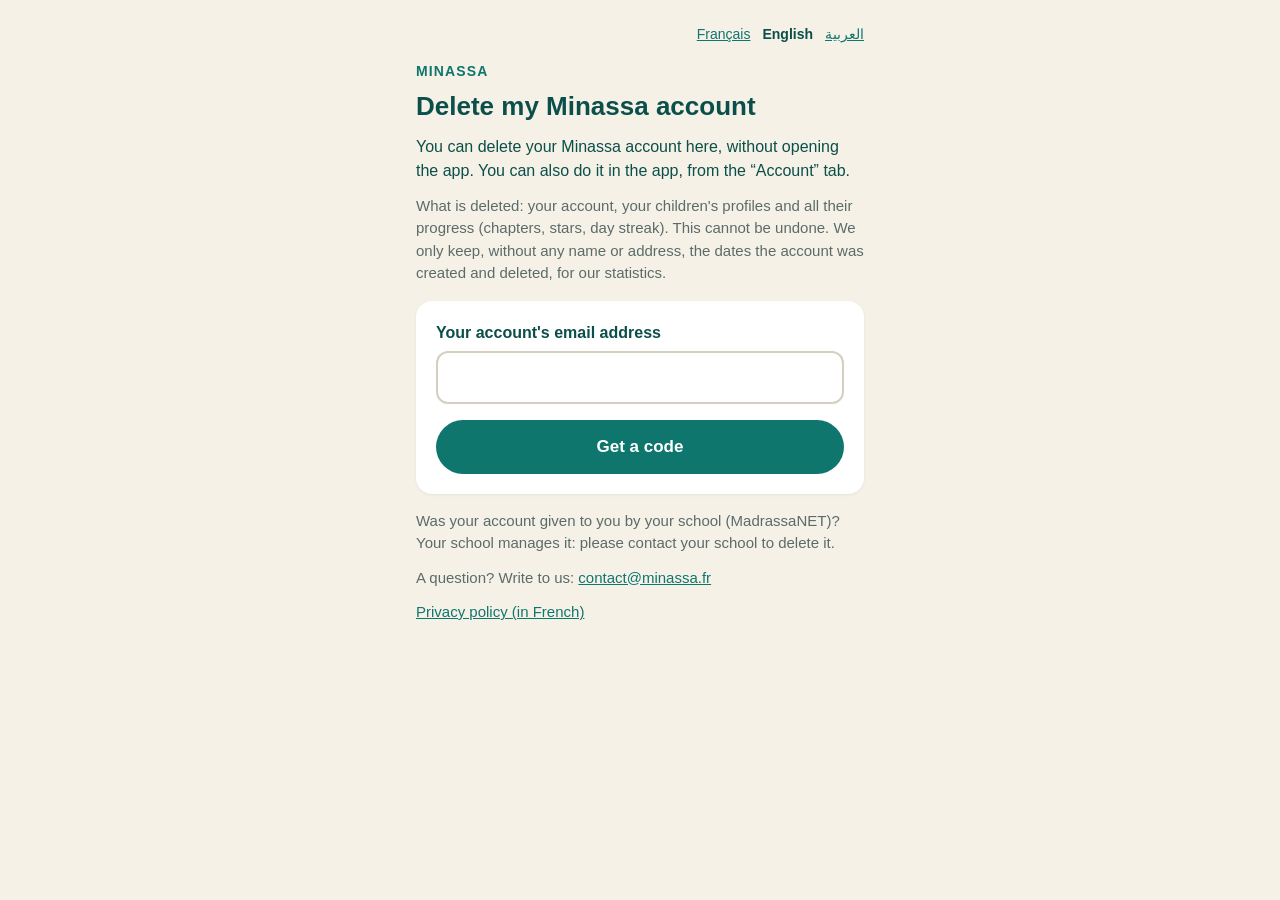
<file: supprimer-mon-compte/index.html>
<!doctype html>
<!--
  La page de demande de suppression d'un compte Minassa, sans connexion (exigence de Google Play) :
  https://minassa.fr/supprimer-mon-compte/. Copie statique de la page que sert le backend
  (madrasssnet : backend/src/main/resources/minassa/supprimer-mon-compte.html) ; elle appelle l'API
  https://api.madrassanet.com/api/public/minassa/suppression/{code,confirmer}, ouverte à l'origine
  minassa.fr. Langue : ?lang=, sinon celle du navigateur, sinon le français. Trois langues : fr, en, ar.
  Autonome : ni police, ni script, ni feuille de style venus d'ailleurs.
-->
<html lang="fr" dir="ltr">
<head>
<meta charset="utf-8">
<meta name="viewport" content="width=device-width, initial-scale=1">
<meta name="robots" content="noindex">
<meta http-equiv="Content-Security-Policy" content="default-src 'none'; script-src 'unsafe-inline'; style-src 'unsafe-inline'; connect-src https://api.madrassanet.com; img-src 'self' data:; form-action 'none'; base-uri 'none'">
<link rel="canonical" href="https://minassa.fr/supprimer-mon-compte/">
<link rel="icon" type="image/svg+xml" href="/favicon.svg">
<title>Minassa</title>
<style>
  :root { --fond: #F6F1E7; --encre: #0B4F4A; --teal: #0F766E; --gris: #5B6B69; --erreur: #B42318; --carte: #FFFFFF; }
  * { box-sizing: border-box; }
  body { margin: 0; background: var(--fond); color: var(--encre);
         font-family: Nunito, "Segoe UI", Roboto, "Helvetica Neue", Arial, "Noto Naskh Arabic", "Geeza Pro", sans-serif;
         line-height: 1.5; }
  main { max-width: 480px; margin: 0 auto; padding: 24px 16px 48px; }
  .marque { font-size: 14px; letter-spacing: .08em; text-transform: uppercase; color: var(--teal); margin: 0 0 8px; font-weight: 700; }
  [dir="rtl"] .marque { letter-spacing: 0; }
  h1 { font-size: 26px; line-height: 1.25; margin: 0 0 12px; }
  p { margin: 0 0 12px; }
  .carte { background: var(--carte); border-radius: 16px; padding: 20px; margin: 16px 0; box-shadow: 0 1px 3px rgba(11,79,74,.08); }
  .note { font-size: 15px; color: var(--gris); }
  label { display: block; font-weight: 700; margin: 0 0 6px; }
  input[type="email"], input[type="text"] { width: 100%; font: inherit; font-size: 17px; padding: 12px 14px; border: 2px solid #D5CFC2;
         border-radius: 12px; background: #fff; color: var(--encre); }
  input[type="email"]:focus, input[type="text"]:focus { outline: none; border-color: var(--teal); }
  input.code { letter-spacing: .4em; text-align: center; font-size: 24px; direction: ltr; }
  .case { display: flex; gap: 10px; align-items: flex-start; margin: 14px 0 0; font-weight: 400; }
  .case input { margin-top: 4px; width: 20px; height: 20px; flex: none; }
  button { width: 100%; margin-top: 16px; font: inherit; font-size: 17px; font-weight: 700; padding: 14px; border: 0; border-radius: 999px;
           background: var(--teal); color: #fff; cursor: pointer; }
  button.danger { background: var(--erreur); }
  button[disabled] { opacity: .55; cursor: default; }
  .liens { display: flex; gap: 16px; flex-wrap: wrap; margin-top: 14px; }
  .lien { background: none; border: 0; padding: 0; margin: 0; width: auto; color: var(--teal); font-weight: 700; font-size: 15px; text-decoration: underline; cursor: pointer; }
  .erreur { color: var(--erreur); font-weight: 700; margin: 12px 0 0; }
  .erreur.ok { color: var(--teal); }
  .langues { display: flex; gap: 12px; justify-content: flex-end; margin-bottom: 16px; font-size: 14px; }
  .langues a { color: var(--teal); }
  .langues a[aria-current="true"] { font-weight: 700; text-decoration: none; color: var(--encre); }
  a { color: var(--teal); }
  [hidden] { display: none !important; }
</style>
</head>
<body>
<main>
  <nav class="langues" aria-label="Langue / Language / اللغة">
    <a href="?lang=fr" lang="fr" data-l="fr">Français</a>
    <a href="?lang=en" lang="en" data-l="en">English</a>
    <a href="?lang=ar" lang="ar" data-l="ar">العربية</a>
  </nav>

  <p class="marque">Minassa</p>
  <h1 data-t="titre"></h1>
  <p data-t="intro"></p>
  <p class="note" data-t="quoi"></p>

  <noscript><p class="erreur">Cette page a besoin de JavaScript. · This page needs JavaScript. · تحتاج هذه الصفحة إلى JavaScript.</p></noscript>

  <!-- 1 · l'adresse -->
  <form class="carte" id="etape-adresse" novalidate>
    <label for="email" data-t="adresse"></label>
    <input id="email" name="email" type="email" autocomplete="email" inputmode="email" required maxlength="150">
    <!-- Le pot de miel : un humain ne le voit pas et le laisse vide. -->
    <input name="website" type="text" tabindex="-1" autocomplete="off" aria-hidden="true"
           style="position:absolute;left:-10000px;width:1px;height:1px;opacity:0">
    <button type="submit" data-t="recevoir"></button>
    <p class="erreur" role="alert" hidden></p>
  </form>

  <!-- 2 · le code -->
  <form class="carte" id="etape-code" novalidate hidden>
    <p data-t="envoye"></p>
    <label for="code" data-t="code"></label>
    <input id="code" name="code" class="code" type="text" inputmode="numeric" autocomplete="one-time-code"
           pattern="[0-9]{6}" maxlength="6" required>
    <label class="case"><input id="compris" type="checkbox" required> <span data-t="compris"></span></label>
    <button type="submit" class="danger" data-t="supprimer"></button>
    <p class="erreur" role="alert" hidden></p>
    <div class="liens">
      <button type="button" class="lien" id="renvoyer" data-t="renvoyer"></button>
      <button type="button" class="lien" id="changer" data-t="changer"></button>
    </div>
  </form>

  <!-- 3 · c'est fait -->
  <section class="carte" id="etape-fin" hidden aria-live="polite">
    <h2 data-t="fait"></h2>
    <p data-t="desinstaller"></p>
  </section>

  <p class="note" data-t="ecole"></p>
  <p class="note"><span data-t="contact"></span> <a href="mailto:contact@minassa.fr" dir="ltr">contact@minassa.fr</a></p>
  <p class="note"><a href="/confidentialite/" data-t="confidentialite"></a></p>
</main>

<script>
(function () {
  var TEXTES = {
    fr: {
      titre: "Supprimer mon compte Minassa",
      intro: "Vous pouvez supprimer ici votre compte Minassa, sans ouvrir l'application. Vous pouvez aussi le faire dans l'application, depuis l'onglet « Compte ».",
      quoi: "Ce qui est supprimé : votre compte, les profils de vos enfants et toute leur progression (chapitres, étoiles, série de jours). C'est définitif. Nous ne gardons, sans nom ni adresse, que les dates de création et de suppression du compte, pour nos statistiques.",
      adresse: "Adresse e-mail de votre compte",
      recevoir: "Recevoir un code",
      envoye: "Si un compte Minassa correspond à cette adresse, nous venons d'y envoyer un code à 6 chiffres, valable 15 minutes. Pensez à regarder dans les courriers indésirables.",
      code: "Code reçu",
      compris: "Je comprends que la suppression est définitive.",
      supprimer: "Supprimer définitivement mon compte",
      renvoyer: "Renvoyer un code",
      changer: "Changer d'adresse",
      fait: "Votre compte a été supprimé",
      desinstaller: "Merci d'avoir appris avec Minassa. Vous pouvez désinstaller l'application.",
      ecole: "Votre compte vous a été donné par votre école (MadrassaNET) ? C'est elle qui le gère : adressez-vous à elle pour le supprimer.",
      contact: "Une question ? Écrivez-nous :",
      adresseInvalide: "Saisissez une adresse e-mail valide.",
      codeInvalide: "Le code compte 6 chiffres.",
      pasCoche: "Cochez la case pour confirmer.",
      CODE_FAUX: "Ce code n'est pas le bon. Vérifiez-le et réessayez.",
      CODE_EXPIRE: "Ce code n'est plus valable. Demandez-en un nouveau.",
      TROP_D_ESSAIS: "Trop d'essais : ce code n'est plus valable. Demandez-en un nouveau.",
      tropDeDemandes: "Trop de tentatives depuis votre connexion. Réessayez dans une heure.",
      reseau: "Impossible de joindre Minassa. Vérifiez votre connexion et réessayez.",
      renvoye: "Un nouveau code est parti, si un compte correspond à cette adresse.",
      confidentialite: "Politique de confidentialité"
    },
    en: {
      titre: "Delete my Minassa account",
      intro: "You can delete your Minassa account here, without opening the app. You can also do it in the app, from the “Account” tab.",
      quoi: "What is deleted: your account, your children's profiles and all their progress (chapters, stars, day streak). This cannot be undone. We only keep, without any name or address, the dates the account was created and deleted, for our statistics.",
      adresse: "Your account's email address",
      recevoir: "Get a code",
      envoye: "If a Minassa account matches this address, we have just sent it a 6-digit code, valid for 15 minutes. Check your spam folder too.",
      code: "Code received",
      compris: "I understand that deletion is permanent.",
      supprimer: "Permanently delete my account",
      renvoyer: "Send a new code",
      changer: "Use another address",
      fait: "Your account has been deleted",
      desinstaller: "Thank you for learning with Minassa. You can now uninstall the app.",
      ecole: "Was your account given to you by your school (MadrassaNET)? Your school manages it: please contact your school to delete it.",
      contact: "A question? Write to us:",
      adresseInvalide: "Enter a valid email address.",
      codeInvalide: "The code has 6 digits.",
      pasCoche: "Tick the box to confirm.",
      CODE_FAUX: "This code is not right. Check it and try again.",
      CODE_EXPIRE: "This code is no longer valid. Ask for a new one.",
      TROP_D_ESSAIS: "Too many attempts: this code is no longer valid. Ask for a new one.",
      tropDeDemandes: "Too many attempts from your connection. Try again in an hour.",
      reseau: "Minassa cannot be reached. Check your connection and try again.",
      renvoye: "A new code has been sent, if an account matches this address.",
      confidentialite: "Privacy policy (in French)"
    },
    ar: {
      titre: "حذف حسابي على Minassa",
      intro: "يمكنك حذف حسابك على Minassa من هنا دون فتح التطبيق. ويمكنك أيضًا حذفه من داخل التطبيق، من تبويب «الحساب».",
      quoi: "ما الذي يُحذف: حسابك وملفات أطفالك وكل تقدّمهم (الفصول والنجوم وسلسلة الأيام). الحذف نهائي. لا نحتفظ، دون اسم ولا عنوان، إلا بتاريخَي إنشاء الحساب وحذفه لأغراض إحصائية.",
      adresse: "البريد الإلكتروني لحسابك",
      recevoir: "استلام رمز",
      envoye: "إذا كان هناك حساب Minassa بهذا العنوان، فقد أرسلنا إليه للتوّ رمزًا من 6 أرقام صالحًا لمدة 15 دقيقة. تحقّق أيضًا من مجلد الرسائل غير المرغوب فيها.",
      code: "الرمز المستلَم",
      compris: "أفهم أن الحذف نهائي.",
      supprimer: "حذف حسابي نهائيًا",
      renvoyer: "إرسال رمز جديد",
      changer: "تغيير العنوان",
      fait: "تم حذف حسابك",
      desinstaller: "شكرًا لأنك تعلّمت مع Minassa. يمكنك الآن إزالة التطبيق.",
      ecole: "حصلت على حسابك من مدرستك (MadrassaNET)؟ المدرسة هي التي تديره: تواصل معها لحذفه.",
      contact: "لديك سؤال؟ راسلنا:",
      adresseInvalide: "أدخل بريدًا إلكترونيًا صحيحًا.",
      codeInvalide: "يتكوّن الرمز من 6 أرقام.",
      pasCoche: "ضع علامة في المربع للتأكيد.",
      CODE_FAUX: "الرمز غير صحيح. تحقّق منه وأعد المحاولة.",
      CODE_EXPIRE: "لم يعد هذا الرمز صالحًا. اطلب رمزًا جديدًا.",
      TROP_D_ESSAIS: "محاولات كثيرة: لم يعد هذا الرمز صالحًا. اطلب رمزًا جديدًا.",
      tropDeDemandes: "محاولات كثيرة من اتصالك. أعد المحاولة بعد ساعة.",
      reseau: "تعذّر الاتصال بـ Minassa. تحقّق من اتصالك وأعد المحاولة.",
      renvoye: "أُرسل رمز جديد، إذا كان هناك حساب بهذا العنوان.",
      confidentialite: "سياسة الخصوصية (بالفرنسية)"
    }
  };
  // La langue : ?lang=, sinon la première langue connue du navigateur, sinon le français.
  function choisirLangue() {
    var demandee = (new URLSearchParams(location.search).get("lang") || "").toLowerCase();
    if (demandee in TEXTES) return demandee;
    var navigateur = navigator.languages || [navigator.language || ""];
    for (var i = 0; i < navigateur.length; i++) {
      var l = String(navigateur[i] || "").slice(0, 2).toLowerCase();
      if (l in TEXTES) return l;
    }
    return "fr";
  }
  var langue = choisirLangue();
  document.documentElement.lang = langue;
  document.documentElement.dir = langue === "ar" ? "rtl" : "ltr";
  var T = TEXTES[langue];
  var API = "https://api.madrassanet.com/api/public/minassa/suppression/";

  document.title = T.titre + " — Minassa";
  Array.prototype.forEach.call(document.querySelectorAll("[data-t]"), function (el) {
    el.textContent = T[el.getAttribute("data-t")] || "";
  });
  Array.prototype.forEach.call(document.querySelectorAll("[data-l]"), function (a) {
    if (a.getAttribute("data-l") === langue) a.setAttribute("aria-current", "true");
  });

  var formAdresse = document.getElementById("etape-adresse");
  var formCode = document.getElementById("etape-code");
  var fin = document.getElementById("etape-fin");
  var champEmail = document.getElementById("email");
  var champCode = document.getElementById("code");
  var compris = document.getElementById("compris");
  var adresse = "";

  function erreur(form, texte, bon) {
    var p = form.querySelector(".erreur");
    p.textContent = texte || "";
    p.hidden = !texte;
    p.classList.toggle("ok", !!bon);
  }

  function occupe(form, oui) {
    Array.prototype.forEach.call(form.querySelectorAll("button"), function (b) { b.disabled = oui; });
  }

  function envoyer(chemin, corps) {
    return fetch(API + chemin, {
      method: "POST",
      headers: { "Content-Type": "application/json", "Accept": "application/json" },
      body: JSON.stringify(corps)
    }).then(function (r) {
      return r.json().catch(function () { return {}; }).then(function (data) { return { statut: r.status, data: data }; });
    });
  }

  function demanderCode(form, apres) {
    occupe(form, true);
    erreur(form, "");
    return envoyer("code", { email: adresse, website: formAdresse.website.value })
      .then(function (r) {
        if (r.statut === 429) { erreur(form, T.tropDeDemandes); return; }
        if (r.statut >= 400) { erreur(form, T.adresseInvalide); return; }
        apres();
      })
      .catch(function () { erreur(form, T.reseau); })
      .then(function () { occupe(form, false); });
  }

  formAdresse.addEventListener("submit", function (e) {
    e.preventDefault();
    var saisie = champEmail.value.trim();
    if (!/^[^\s@]+@[^\s@]+\.[^\s@]+$/.test(saisie)) { erreur(formAdresse, T.adresseInvalide); return; }
    adresse = saisie;
    demanderCode(formAdresse, function () {
      formAdresse.hidden = true;
      formCode.hidden = false;
      champCode.focus();
    });
  });

  formCode.addEventListener("submit", function (e) {
    e.preventDefault();
    var code = champCode.value.replace(/\s/g, "");
    if (!/^[0-9]{6}$/.test(code)) { erreur(formCode, T.codeInvalide); return; }
    if (!compris.checked) { erreur(formCode, T.pasCoche); return; }
    occupe(formCode, true);
    erreur(formCode, "");
    envoyer("confirmer", { email: adresse, code: code })
      .then(function (r) {
        if (r.statut === 429) { erreur(formCode, T.tropDeDemandes); return; }
        var issue = r.data && r.data.issue;
        if (issue === "SUPPRIME") {
          formCode.hidden = true;
          fin.hidden = false;
          return;
        }
        erreur(formCode, T[issue] || T.reseau);
      })
      .catch(function () { erreur(formCode, T.reseau); })
      .then(function () { occupe(formCode, false); });
  });

  document.getElementById("renvoyer").addEventListener("click", function () {
    champCode.value = "";
    demanderCode(formCode, function () { erreur(formCode, T.renvoye, true); });
  });

  document.getElementById("changer").addEventListener("click", function () {
    champCode.value = "";
    erreur(formCode, "");
    formCode.hidden = true;
    formAdresse.hidden = false;
    champEmail.focus();
  });
})();
</script>
</body>
</html>
</file>
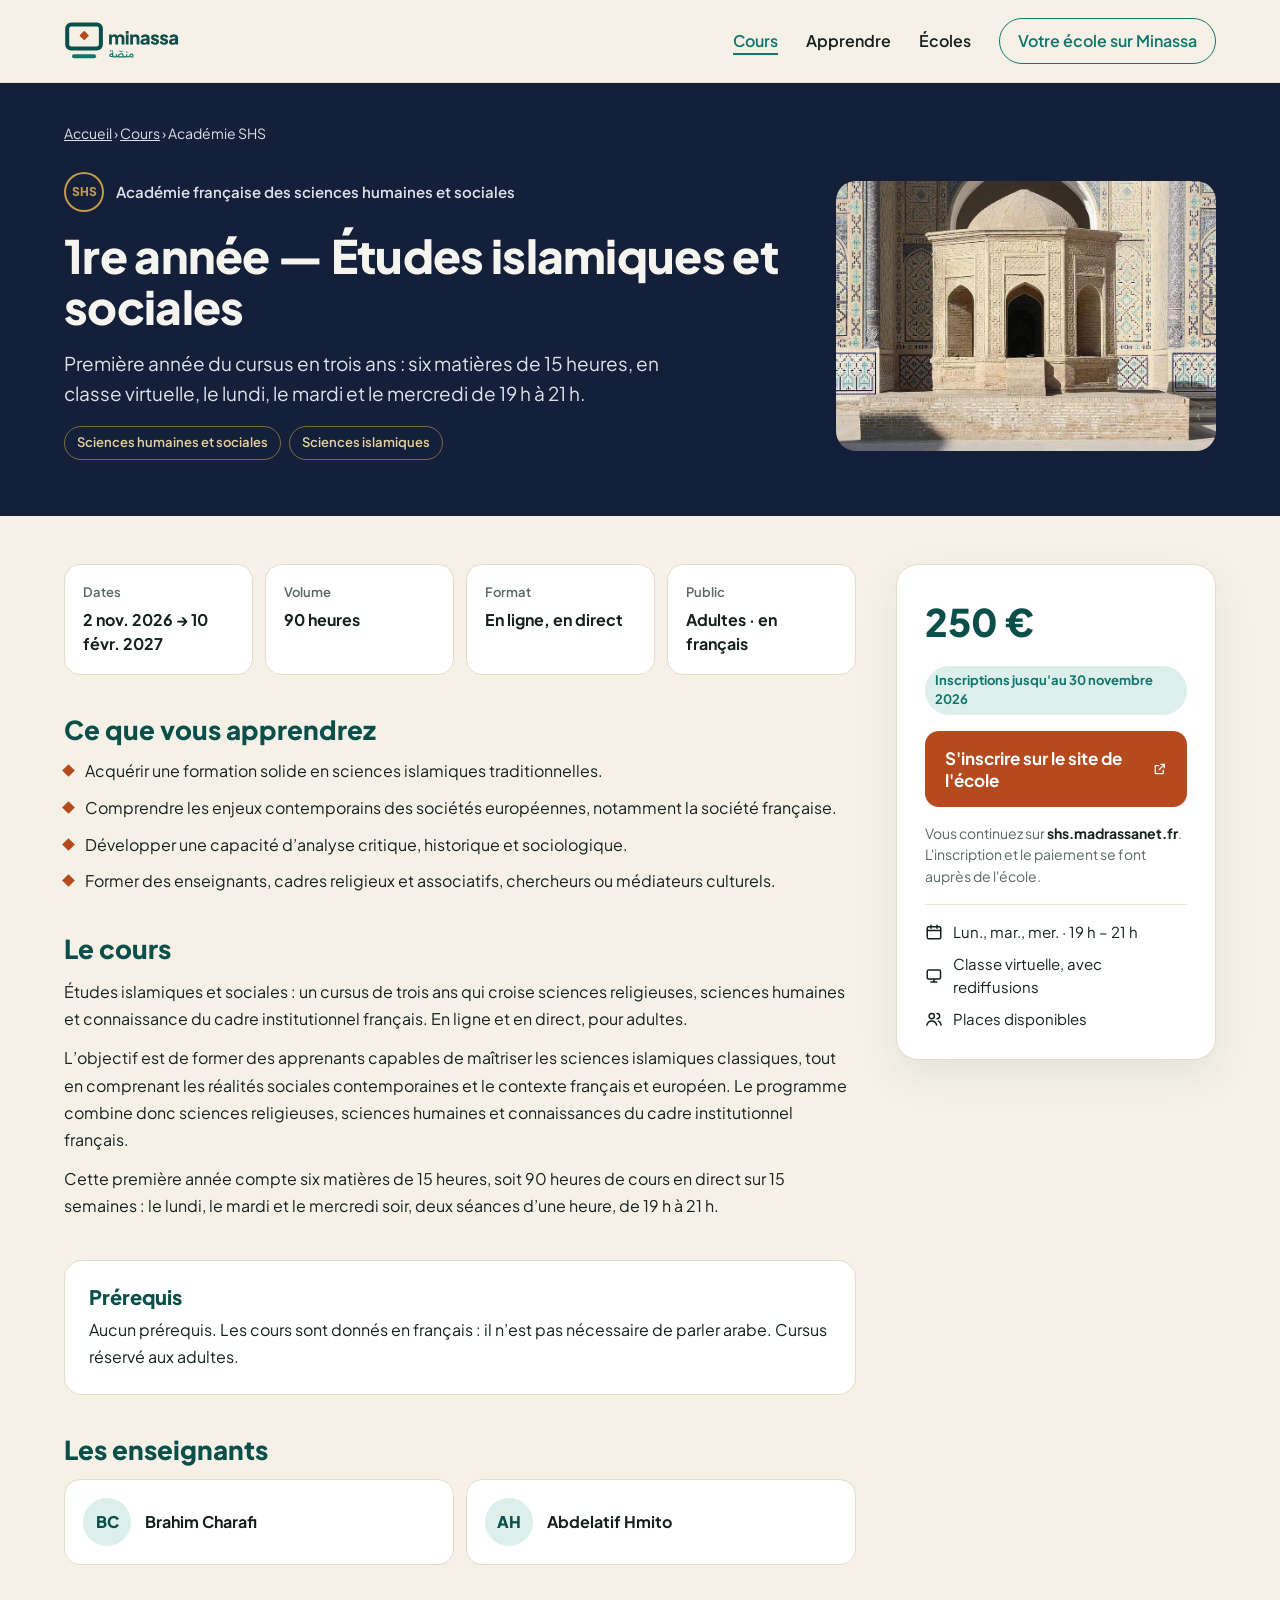
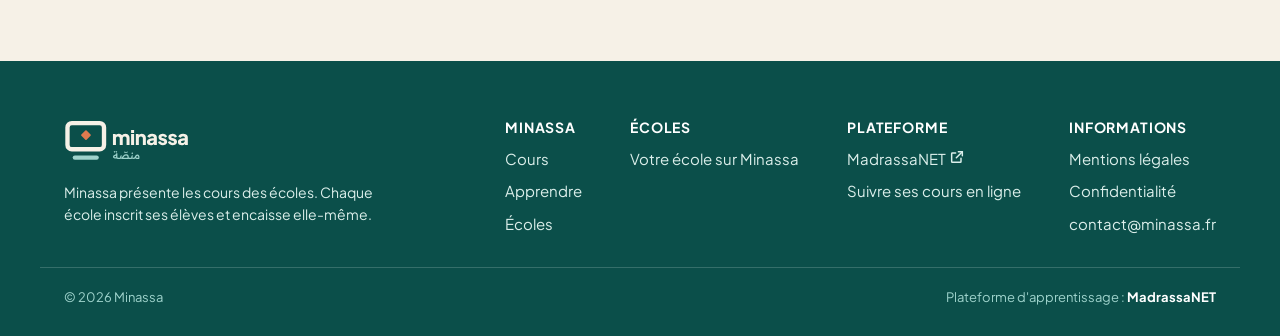
<file: cours/shs/899/index.html>
<!doctype html>
<html lang="fr">
<head>
<meta charset="utf-8">
<meta name="viewport" content="width=device-width, initial-scale=1">
<title>1re année — Études islamiques et sociales — Académie SHS | Minassa</title>
<meta name="description" content="Première année du cursus en trois ans : six matières de 15 heures, en classe virtuelle, le lundi, le mardi et le mercredi de 19 h à 21 h.">
<link rel="canonical" href="https://minassa.fr/cours/shs/899/">
<meta property="og:type" content="website">
<meta property="og:site_name" content="Minassa">
<meta property="og:title" content="1re année — Études islamiques et sociales — Académie SHS | Minassa">
<meta property="og:description" content="Première année du cursus en trois ans : six matières de 15 heures, en classe virtuelle, le lundi, le mardi et le mercredi de 19 h à 21 h.">
<meta property="og:url" content="https://minassa.fr/cours/shs/899/">
<meta property="og:image" content="https://minassa.fr/assets/couvertures/shs-899.jpg">
<meta property="og:locale" content="fr_FR">
<meta name="theme-color" content="#0B4F4A">
<link rel="icon" type="image/svg+xml" href="/assets/logo/minassa-icone.svg">
<link rel="preconnect" href="https://fonts.googleapis.com">
<link rel="preconnect" href="https://fonts.gstatic.com" crossorigin>
<link href="https://fonts.googleapis.com/css2?family=Plus+Jakarta+Sans:wght@400;500;600;700;800&family=Noto+Naskh+Arabic:wght@400;600;700&display=swap" rel="stylesheet">
<link rel="stylesheet" href="/assets/minassa.css">
<script type="application/ld+json">{"@context": "https://schema.org", "@type": "Course", "name": "1re année — Études islamiques et sociales", "description": "Première année du cursus en trois ans : six matières de 15 heures, en classe virtuelle, le lundi, le mardi et le mercredi de 19 h à 21 h.", "inLanguage": "fr", "url": "https://minassa.fr/cours/shs/899/", "provider": {"@type": "Organization", "name": "Académie française des sciences humaines et sociales", "url": "https://shs.madrassanet.fr"}, "offers": {"@type": "Offer", "price": 250.0, "priceCurrency": "EUR", "url": "https://shs.madrassanet.fr/signup?courseId=899", "category": "Paid"}, "hasCourseInstance": {"@type": "CourseInstance", "courseMode": "online", "startDate": "2026-11-02", "endDate": "2027-02-10"}}</script>
</head>
<body>
<header class="entete">
  <div class="conteneur entete__in">
    <a href="/" class="entete__logo" aria-label="Minassa, accueil"><img src="/assets/logo/minassa-logo.svg" alt="Minassa منصّة" width="160" height="44"></a>
    <nav class="nav" aria-label="Navigation principale">
      <a href="/cours/" aria-current="page">Cours</a>
      <a href="/apprendre/">Apprendre</a>
      <a href="/#ecoles">Écoles</a>
      <a href="/#votre-ecole" class="nav__ecole">Votre école sur Minassa</a>
    </nav>
  </div>
</header>
<main>
<section class="fiche-tete" style="--ecole-fond: #142039; --ecole-accent-trait: #C29A4B99; --ecole-accent-texte: #E6CF9F">
  <div class="conteneur fiche-tete__in">
    <nav class="ariane" aria-label="Fil d'Ariane"><a href="/">Accueil</a> › <a href="/cours/">Cours</a> › Académie SHS</nav>
    <div class="fiche-tete__ligne">
      <div class="fiche-tete__texte">
        <span class="fiche-tete__ecole"><span class="sigle" aria-hidden="true" style="background: #142039; color: #C29A4B; box-shadow: inset 0 0 0 2px #C29A4B">SHS</span>Académie française des sciences humaines et sociales</span>
        <h1>1re année — Études islamiques et sociales</h1>
        <p class="fiche-tete__chapo">Première année du cursus en trois ans : six matières de 15 heures, en classe virtuelle, le lundi, le mardi et le mercredi de 19 h à 21 h.</p>
        <div class="fiche-tete__cats"><span>Sciences humaines et sociales</span><span>Sciences islamiques</span></div>
      </div>
      <img src="/assets/couvertures/shs-899.jpg" alt="" width="480" height="270">
    </div>
  </div>
</section>
<section class="conteneur fiche-corps">
  <div class="fiche-principal">
    <div class="chiffres"><div class="chiffre"><div class="chiffre__label">Dates</div><div class="chiffre__valeur">2 nov. 2026 → 10 févr. 2027</div></div><div class="chiffre"><div class="chiffre__label">Volume</div><div class="chiffre__valeur">90 heures</div></div><div class="chiffre"><div class="chiffre__label">Format</div><div class="chiffre__valeur">En ligne, en direct</div></div><div class="chiffre"><div class="chiffre__label">Public</div><div class="chiffre__valeur">Adultes · en français</div></div></div><div><h2>Ce que vous apprendrez</h2><ul class="liste-losanges"><li>Acquérir une formation solide en sciences islamiques traditionnelles.</li><li>Comprendre les enjeux contemporains des sociétés européennes, notamment la société française.</li><li>Développer une capacité d’analyse critique, historique et sociologique.</li><li>Former des enseignants, cadres religieux et associatifs, chercheurs ou médiateurs culturels.</li></ul></div><div><h2>Le cours</h2><p>Études islamiques et sociales : un cursus de trois ans qui croise sciences religieuses, sciences humaines et connaissance du cadre institutionnel français. En ligne et en direct, pour adultes.</p><p>L’objectif est de former des apprenants capables de maîtriser les sciences islamiques classiques, tout en comprenant les réalités sociales contemporaines et le contexte français et européen. Le programme combine donc sciences religieuses, sciences humaines et connaissances du cadre institutionnel français.</p><p>Cette première année compte six matières de 15 heures, soit 90 heures de cours en direct sur 15 semaines : le lundi, le mardi et le mercredi soir, deux séances d’une heure, de 19 h à 21 h.</p></div><div class="encadre"><h2>Prérequis</h2><p>Aucun prérequis. Les cours sont donnés en français : il n’est pas nécessaire de parler arabe. Cursus réservé aux adultes.</p></div><div><h2>Les enseignants</h2><div class="enseignants"><div class="enseignant"><span class="initiales" aria-hidden="true">BC</span>Brahim Charafi</div><div class="enseignant"><span class="initiales" aria-hidden="true">AH</span>Abdelatif Hmito</div></div></div>
  </div>
  <aside class="inscription" aria-label="Inscription">
    <div class="inscription__prix"><strong>250 €</strong></div>
    <span class="pastille pastille--ecole">Inscriptions jusqu'au 30 novembre 2026</span>
    <a href="https://shs.madrassanet.fr/signup?courseId=899" class="btn btn--terre" rel="noopener">S'inscrire sur le site de l'école <svg width="16" height="16" viewBox="0 0 24 24" fill="none" stroke="currentColor" stroke-width="2.2" stroke-linecap="round" stroke-linejoin="round" aria-hidden="true"><path d="M14 4h6v6"></path><path d="M20 4l-9 9"></path><path d="M18 14v5a1 1 0 0 1-1 1H5a1 1 0 0 1-1-1V7a1 1 0 0 1 1-1h5"></path></svg></a>
    <p class="inscription__note">Vous continuez sur <strong>shs.madrassanet.fr</strong>. L'inscription et le paiement se font auprès de l'école.</p>
    <div class="inscription__infos"><span><svg width="18" height="18" viewBox="0 0 24 24" fill="none" stroke="currentColor" stroke-width="2" stroke-linecap="round" stroke-linejoin="round" aria-hidden="true"><rect x="3" y="5" width="18" height="16" rx="2"></rect><path d="M3 10h18M8 3v4M16 3v4"></path></svg>Lun., mar., mer. · 19 h – 21 h</span><span><svg width="18" height="18" viewBox="0 0 24 24" fill="none" stroke="currentColor" stroke-width="2" stroke-linecap="round" stroke-linejoin="round" aria-hidden="true"><rect x="3" y="4" width="18" height="12" rx="2"></rect><path d="M8 20h8M12 16v4"></path></svg>Classe virtuelle, avec rediffusions</span><span><svg width="18" height="18" viewBox="0 0 24 24" fill="none" stroke="currentColor" stroke-width="2" stroke-linecap="round" stroke-linejoin="round" aria-hidden="true"><circle cx="9" cy="8" r="3.5"></circle><path d="M2.5 20c.8-3.5 3.4-5.5 6.5-5.5s5.7 2 6.5 5.5M16 4.5a3.5 3.5 0 0 1 0 7M18 14.8c1.8.7 3 2.5 3.5 5.2"></path></svg>Places disponibles</span></div>
  </aside>
</section>
</main>
<footer class="pied">
  <div class="conteneur pied__in">
    <div class="pied__marque">
      <img src="/assets/logo/minassa-logo-inverse.svg" alt="Minassa منصّة" width="175" height="48">
      <p>Minassa présente les cours des écoles. Chaque école inscrit ses élèves et encaisse elle-même.</p>
    </div>
    <nav aria-label="Minassa">
      <strong>Minassa</strong>
      <a href="/cours/">Cours</a><a href="/apprendre/">Apprendre</a><a href="/#ecoles">Écoles</a>
    </nav>
    <nav aria-label="Écoles">
      <strong>Écoles</strong>
      <a href="/#votre-ecole">Votre école sur Minassa</a>
    </nav>
    <nav aria-label="Plateforme">
      <strong>Plateforme</strong>
      <a href="https://www.madrassanet.com" target="_blank" rel="noopener">MadrassaNET <svg width="16" height="16" viewBox="0 0 24 24" fill="none" stroke="currentColor" stroke-width="2.2" stroke-linecap="round" stroke-linejoin="round" aria-hidden="true"><path d="M14 4h6v6"></path><path d="M20 4l-9 9"></path><path d="M18 14v5a1 1 0 0 1-1 1H5a1 1 0 0 1-1-1V7a1 1 0 0 1 1-1h5"></path></svg></a>
      <a href="/#plateforme">Suivre ses cours en ligne</a>
    </nav>
    <nav aria-label="Informations">
      <strong>Informations</strong>
      <a href="/mentions-legales.html">Mentions légales</a>
      <a href="/confidentialite/">Confidentialité</a>
      <a href="mailto:contact@minassa.fr">contact@minassa.fr</a>
    </nav>
  </div>
  <div class="conteneur pied__bas">
    <span>© 2026 Minassa</span>
    <span>Plateforme d'apprentissage : <a href="https://www.madrassanet.com" target="_blank" rel="noopener">MadrassaNET</a></span>
  </div>
</footer>
</body>
</html>
</file>
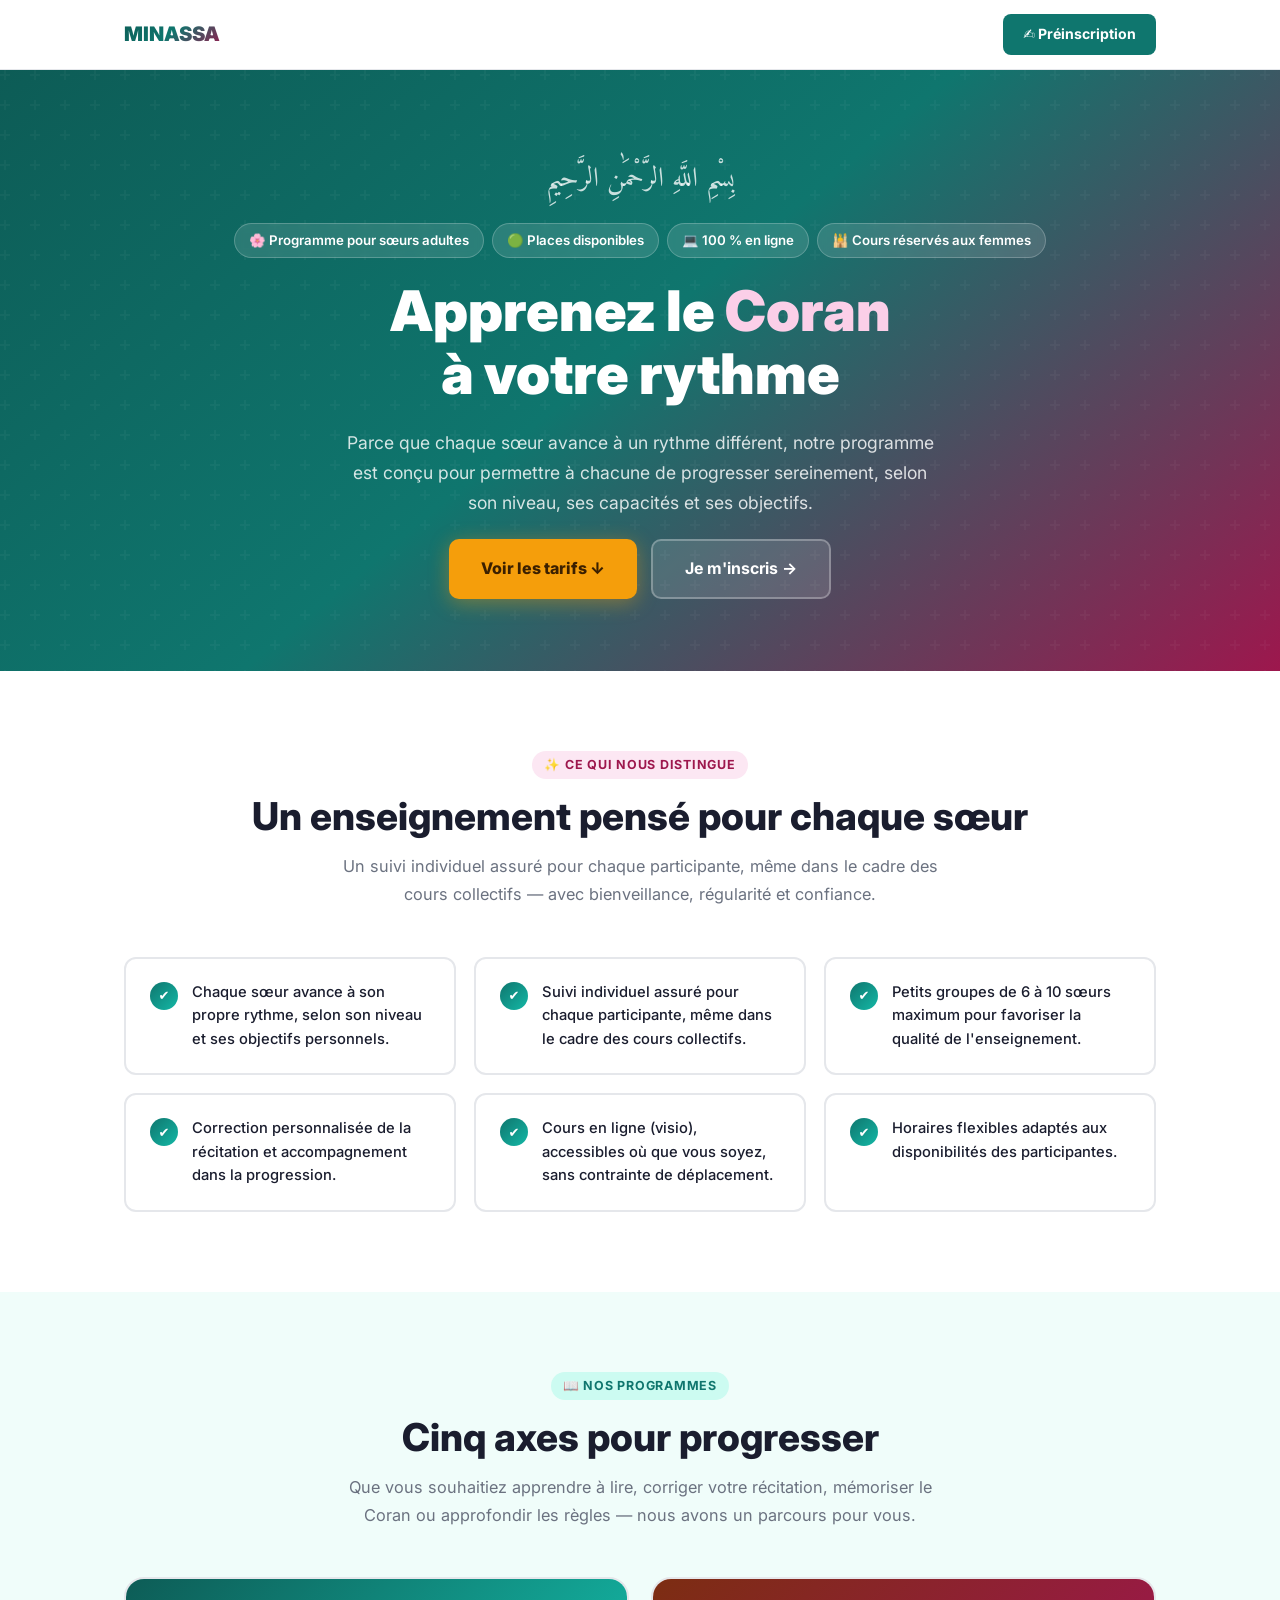
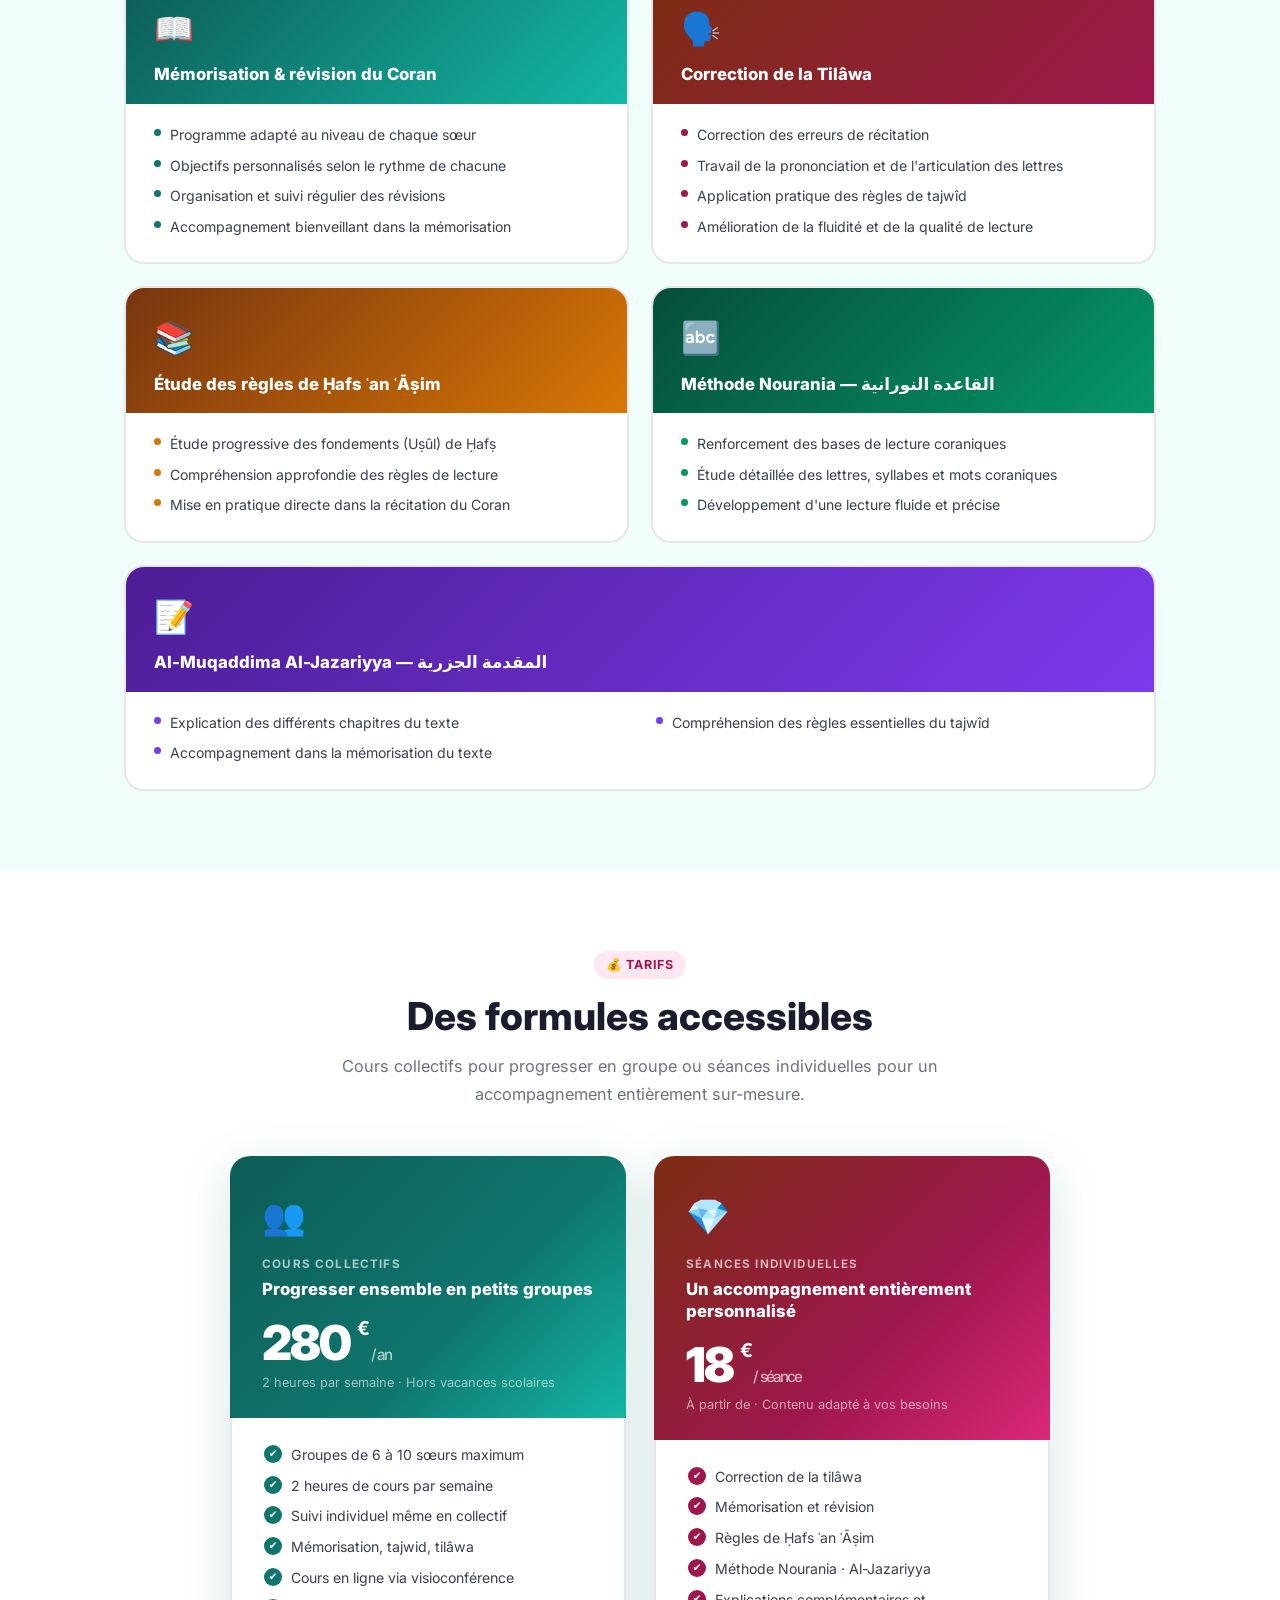
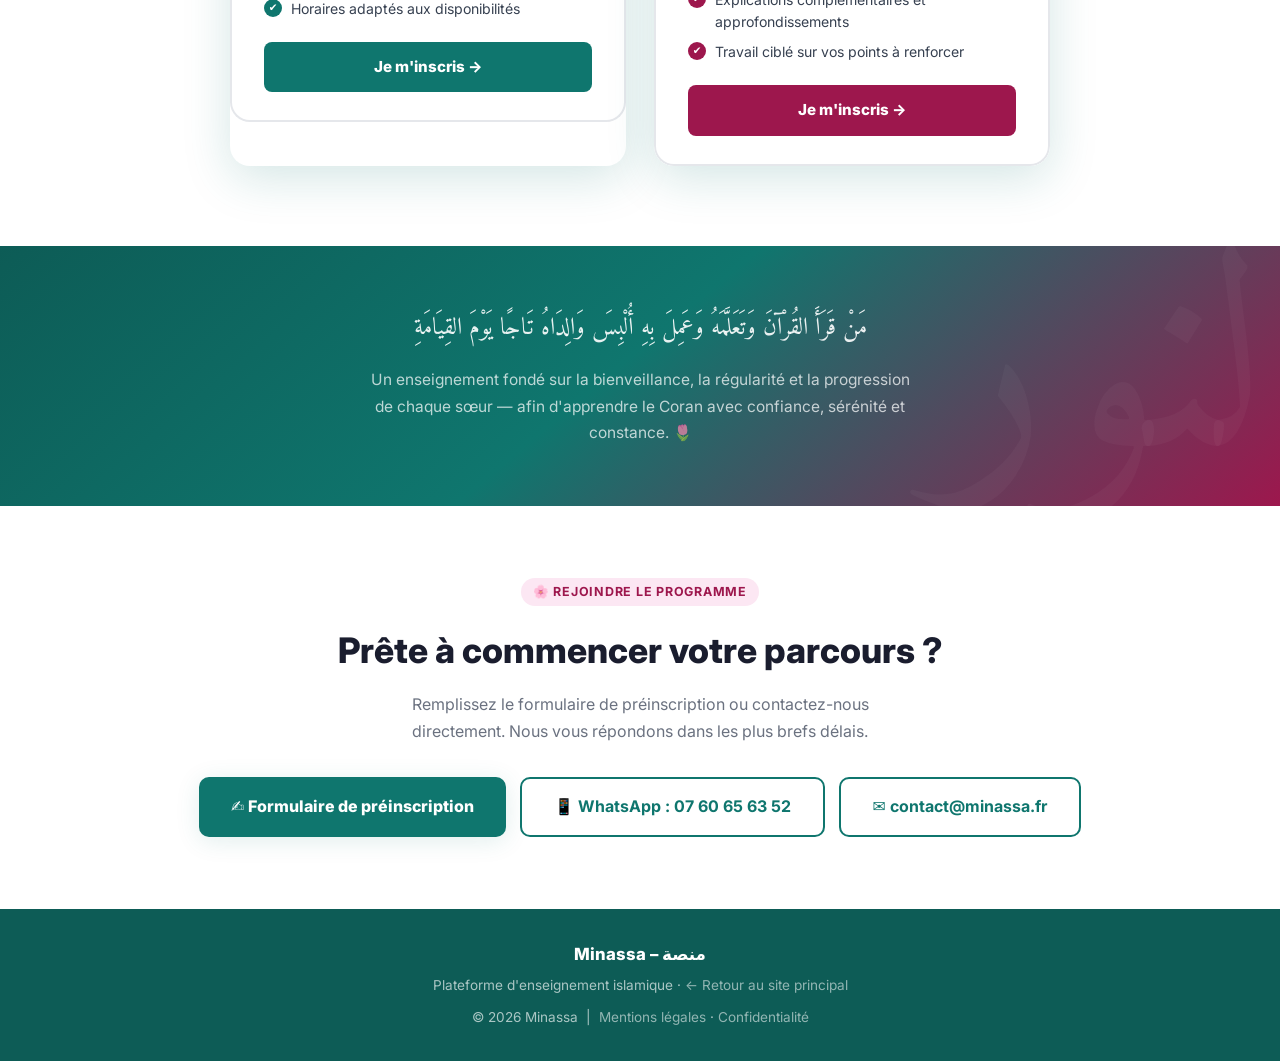
<file: cours-femmes.html>
<!DOCTYPE html>
<html lang="fr" dir="ltr">
<head>
  <meta charset="UTF-8">
  <meta name="viewport" content="width=device-width, initial-scale=1.0">
  <title>Cours Coran pour Sœurs adultes — Minassa</title>
  <meta name="description" content="Programme Coran pour sœurs adultes : mémorisation, correction de la tilâwa, tajwid, méthode Nourania et Al-Jazariyya. Cours collectifs 280 €/an ou séances individuelles dès 18 €. Petits groupes, suivi personnalisé, 100 % en ligne.">
  <meta property="og:title" content="Cours Coran pour Sœurs adultes — Minassa">
  <meta property="og:description" content="Apprenez le Coran à votre rythme. Mémorisation, tajwid, Nourania, Al-Jazariyya. Cours collectifs 280 €/an · Séances individuelles dès 18 €.">
  <meta property="og:type" content="website">
  <meta property="og:image" content="https://minassa.fr/og-image-femmes.jpg">
  <meta property="og:image:width" content="1200">
  <meta property="og:image:height" content="630">
  <meta name="twitter:image" content="https://minassa.fr/og-image-femmes.jpg">
  <meta property="og:url" content="https://minassa.fr/cours-femmes.html">
  <meta name="twitter:card" content="summary_large_image">
  <link rel="icon" type="image/svg+xml" href="favicon.svg">
  <link rel="preconnect" href="https://fonts.googleapis.com">
  <link rel="preconnect" href="https://fonts.gstatic.com" crossorigin>
  <link href="https://fonts.googleapis.com/css2?family=Inter:wght@400;500;600;700;800;900&family=Amiri:ital,wght@0,400;0,700;1,400&display=swap" rel="stylesheet">
  <style>
*,*::before,*::after{box-sizing:border-box;margin:0;padding:0}
html{scroll-behavior:smooth;font-size:16px}
body{font-family:'Inter',system-ui,sans-serif;color:#1a1d2e;background:#fff;line-height:1.6;-webkit-font-smoothing:antialiased}
a{text-decoration:none;color:inherit}
ul{list-style:none}

:root{
  --c-brand:#0F766E;
  --c-brand-dark:#0D5C56;
  --c-brand-light:#14B8A6;
  --c-rose:#9D174D;
  --c-rose-bg:#FFF1F5;
  --c-gold:#F59E0B;
  --c-text:#1a1d2e;
  --c-muted:#6b7280;
  --c-bg:#f0fdfa;
  --c-surface:#ffffff;
  --c-border:#e5e7eb;
  --grad-hero:linear-gradient(140deg,#0D5C56 0%,#0F766E 48%,#9D174D 100%);
  --radius:12px;
  --radius-lg:20px;
  --shadow:0 4px 24px rgba(15,118,110,.12);
  --shadow-lg:0 12px 48px rgba(15,118,110,.18);
  --t:.22s cubic-bezier(.4,0,.2,1);
}

.container{max-width:1080px;margin:0 auto;padding:0 24px}
.section{padding:80px 0}
.section--alt{background:var(--c-bg)}
.section--rose{background:var(--c-rose-bg)}
.badge{display:inline-flex;align-items:center;gap:6px;font-size:.78rem;font-weight:700;letter-spacing:.06em;text-transform:uppercase;padding:4px 12px;border-radius:100px}
.badge--rose{color:var(--c-rose);background:#FCE7F3}
.badge--teal{color:var(--c-brand);background:#CCFBF1}
.text-center{text-align:center}
.section-title{font-size:clamp(1.75rem,3.5vw,2.4rem);font-weight:800;color:var(--c-text);margin-bottom:14px;line-height:1.2}
.section-sub{font-size:1.02rem;color:var(--c-muted);max-width:620px;margin:0 auto;line-height:1.7}

/* NAV */
.nav{position:sticky;top:0;z-index:100;background:rgba(255,255,255,.96);backdrop-filter:blur(12px);border-bottom:1px solid var(--c-border);padding:14px 0}
.nav__inner{display:flex;align-items:center;justify-content:space-between;gap:16px}
.nav__logo{font-size:1.25rem;font-weight:900;background:var(--grad-hero);-webkit-background-clip:text;-webkit-text-fill-color:transparent;background-clip:text}
.nav__back{display:inline-flex;align-items:center;gap:6px;font-size:.9rem;font-weight:600;color:var(--c-muted);transition:color var(--t)}
.nav__back:hover{color:var(--c-brand)}
.nav__cta{display:inline-flex;align-items:center;padding:9px 20px;background:var(--c-brand);color:#fff;border-radius:8px;font-weight:700;font-size:.88rem;transition:background var(--t),transform var(--t)}
.nav__cta:hover{background:var(--c-brand-dark);transform:translateY(-1px)}

/* HERO */
.hero{background:var(--grad-hero);padding:88px 0 72px;position:relative;overflow:hidden}
.hero::before{content:'';position:absolute;inset:0;background:url("data:image/svg+xml,%3Csvg width='60' height='60' viewBox='0 0 60 60' xmlns='http://www.w3.org/2000/svg'%3E%3Cg fill='none'%3E%3Cg fill='%23ffffff' fill-opacity='0.03'%3E%3Cpath d='M36 34v-4h-2v4h-4v2h4v4h2v-4h4v-2h-4zm0-30V0h-2v4h-4v2h4v4h2V6h4V4h-4zM6 34v-4H4v4H0v2h4v4h2v-4h4v-2H6zM6 4V0H4v4H0v2h4v4h2V6h4V4H6z'/%3E%3C/g%3E%3C/g%3E%3C/svg%3E")}
.hero__inner{display:flex;flex-direction:column;align-items:center;text-align:center;gap:22px;position:relative;z-index:1}
.hero__arabic{font-family:'Amiri',serif;font-size:clamp(1.3rem,2.5vw,1.7rem);color:rgba(255,255,255,.78);direction:rtl}
.hero__badges{display:flex;flex-wrap:wrap;justify-content:center;gap:8px}
.hero__badge{display:inline-flex;align-items:center;gap:6px;padding:6px 14px;background:rgba(255,255,255,.12);border:1px solid rgba(255,255,255,.22);border-radius:100px;color:#fff;font-size:.83rem;font-weight:600;backdrop-filter:blur(4px)}
.hero__title{font-size:clamp(2rem,5.5vw,3.5rem);font-weight:900;color:#fff;max-width:760px;line-height:1.12}
.hero__title span{color:#FBCFE8}
.hero__sub{font-size:clamp(.95rem,2vw,1.1rem);color:rgba(255,255,255,.82);max-width:600px;line-height:1.7}
.hero__cta-row{display:flex;flex-wrap:wrap;gap:14px;justify-content:center}
.btn-gold{display:inline-flex;align-items:center;gap:8px;padding:15px 32px;background:var(--c-gold);color:#3B2000;border-radius:10px;font-weight:800;font-size:1rem;transition:all var(--t);box-shadow:0 4px 20px rgba(245,158,11,.4)}
.btn-gold:hover{background:#D97706;transform:translateY(-2px);box-shadow:0 8px 28px rgba(245,158,11,.5)}
.btn-ghost{display:inline-flex;align-items:center;gap:8px;padding:15px 32px;background:rgba(255,255,255,.12);color:#fff;border:2px solid rgba(255,255,255,.28);border-radius:10px;font-weight:700;font-size:1rem;transition:all var(--t)}
.btn-ghost:hover{background:rgba(255,255,255,.22);transform:translateY(-2px)}

/* FEATURES */
.features__grid{display:grid;grid-template-columns:repeat(auto-fit,minmax(280px,1fr));gap:18px;margin-top:48px}
.feature-item{display:flex;align-items:flex-start;gap:14px;padding:22px 24px;background:var(--c-surface);border-radius:var(--radius);border:2px solid var(--c-border);transition:border-color var(--t),box-shadow var(--t)}
.feature-item:hover{border-color:var(--c-brand-light);box-shadow:var(--shadow)}
.feature-item__check{width:28px;height:28px;border-radius:50%;background:linear-gradient(135deg,var(--c-brand),var(--c-brand-light));display:flex;align-items:center;justify-content:center;color:#fff;font-size:.82rem;font-weight:900;flex-shrink:0;margin-top:1px}
.feature-item__text{font-size:.92rem;font-weight:500;color:var(--c-text);line-height:1.6}

/* PROGRAMMES */
.prog-grid{display:grid;grid-template-columns:1fr 1fr;gap:22px;margin-top:48px}
@media(min-width:769px){.prog-card--full{grid-column:1/-1}}
.prog-card{background:var(--c-surface);border-radius:var(--radius-lg);overflow:hidden;border:2px solid var(--c-border);transition:all var(--t)}
.prog-card:hover{box-shadow:var(--shadow-lg);transform:translateY(-4px);border-color:transparent}
.prog-card__header{padding:24px 28px 18px}
.prog-card__header--teal{background:linear-gradient(135deg,#0D5C56,#14B8A6)}
.prog-card__header--rose{background:linear-gradient(135deg,#7C2D12,#9D174D)}
.prog-card__header--gold{background:linear-gradient(135deg,#78350F,#D97706)}
.prog-card__header--green{background:linear-gradient(135deg,#064E3B,#059669)}
.prog-card__header--purple{background:linear-gradient(135deg,#4C1D95,#7C3AED)}
.prog-card__icon{font-size:2rem;margin-bottom:10px}
.prog-card__title{font-size:1.05rem;font-weight:800;color:#fff;line-height:1.3}
.prog-card__body{padding:20px 28px 24px}
.prog-card__list{display:flex;flex-direction:column;gap:8px}
.prog-card__list li{display:flex;align-items:flex-start;gap:9px;font-size:.88rem;color:#374151;line-height:1.6}
.prog-card__list li .dot{width:7px;height:7px;border-radius:50%;background:var(--c-brand);flex-shrink:0;margin-top:5px}
.prog-card--full .prog-card__list{display:grid;grid-template-columns:1fr 1fr;gap:8px 32px}

/* TARIFS */
.tarifs__grid{display:grid;grid-template-columns:1fr 1fr;gap:28px;margin-top:48px;max-width:820px;margin-left:auto;margin-right:auto}
.tarif-card{border-radius:var(--radius-lg);overflow:hidden;box-shadow:var(--shadow-lg)}
.tarif-card__header{padding:32px 32px 24px}
.tarif-card__header--teal{background:linear-gradient(135deg,#0D5C56 0%,#0F766E 60%,#14B8A6 100%)}
.tarif-card__header--rose{background:linear-gradient(135deg,#7C2D12 0%,#9D174D 60%,#DB2777 100%)}
.tarif-card__icon{font-size:2.2rem;margin-bottom:10px}
.tarif-card__type{font-size:.73rem;font-weight:700;letter-spacing:.1em;text-transform:uppercase;color:rgba(255,255,255,.65);margin-bottom:6px}
.tarif-card__name{font-size:1.05rem;font-weight:800;color:#fff;line-height:1.3;margin-bottom:18px}
.tarif-card__price{font-size:3rem;font-weight:900;color:#fff;line-height:1;letter-spacing:-.04em}
.tarif-card__price sup{font-size:1.2rem;font-weight:700;vertical-align:top;margin-top:6px}
.tarif-card__price-unit{font-size:.95rem;font-weight:500;color:rgba(255,255,255,.65)}
.tarif-card__price-note{font-size:.8rem;color:rgba(255,255,255,.6);margin-top:6px}
.tarif-card__body{padding:26px 32px 28px;background:#fff;border:2px solid var(--c-border);border-top:none;border-radius:0 0 var(--radius-lg) var(--radius-lg)}
.tarif-card__list{display:flex;flex-direction:column;gap:9px;margin-bottom:22px}
.tarif-card__item{display:flex;align-items:flex-start;gap:9px;font-size:.88rem;color:#374151;line-height:1.55}
.tarif-card__check{flex-shrink:0;width:18px;height:18px;border-radius:50%;display:flex;align-items:center;justify-content:center;font-size:.65rem;font-weight:900;color:#fff;margin-top:1px}
.tarif-card--teal .tarif-card__check{background:var(--c-brand)}
.tarif-card--rose .tarif-card__check{background:var(--c-rose)}
.tarif-card__cta{display:block;text-align:center;padding:13px;border-radius:8px;font-weight:800;font-size:.95rem;transition:all var(--t)}
.tarif-card--teal .tarif-card__cta{background:var(--c-brand);color:#fff}
.tarif-card--teal .tarif-card__cta:hover{background:var(--c-brand-dark)}
.tarif-card--rose .tarif-card__cta{background:var(--c-rose);color:#fff}
.tarif-card--rose .tarif-card__cta:hover{background:#831843}

/* QUOTE */
.quote-section{background:var(--grad-hero);padding:60px 0;text-align:center;position:relative;overflow:hidden}
.quote-section::after{content:'النور';font-family:'Amiri',serif;font-size:18rem;color:rgba(255,255,255,.03);position:absolute;right:-50px;top:50%;transform:translateY(-50%);pointer-events:none;direction:rtl;line-height:1}
.quote-arabic{font-family:'Amiri',serif;font-size:clamp(1.1rem,2.5vw,1.5rem);color:rgba(255,255,255,.9);direction:rtl;margin-bottom:16px;position:relative;z-index:1;line-height:1.9;max-width:700px;margin-left:auto;margin-right:auto}
.quote-fr{font-size:.97rem;color:rgba(255,255,255,.72);max-width:560px;margin:0 auto;line-height:1.7;position:relative;z-index:1}

/* CTA */
.cta-section{padding:72px 0;text-align:center}
.cta-section h2{font-size:clamp(1.6rem,3.5vw,2.2rem);font-weight:800;color:var(--c-text);margin-bottom:12px}
.cta-section p{font-size:1rem;color:var(--c-muted);max-width:520px;margin:0 auto 32px;line-height:1.7}
.cta-buttons{display:flex;flex-wrap:wrap;gap:14px;justify-content:center}
.btn-brand{display:inline-flex;align-items:center;gap:8px;padding:15px 32px;background:var(--c-brand);color:#fff;border-radius:10px;font-weight:800;font-size:1rem;transition:all var(--t);box-shadow:var(--shadow)}
.btn-brand:hover{background:var(--c-brand-dark);transform:translateY(-2px);box-shadow:var(--shadow-lg)}
.btn-outline{display:inline-flex;align-items:center;gap:8px;padding:15px 32px;border:2px solid var(--c-brand);color:var(--c-brand);border-radius:10px;font-weight:700;font-size:1rem;transition:all var(--t)}
.btn-outline:hover{background:var(--c-bg);transform:translateY(-2px)}

/* FOOTER */
.footer{background:#0D5C56;padding:32px 0;text-align:center;font-size:.85rem;color:rgba(255,255,255,.65)}
.footer a{color:rgba(255,255,255,.55);transition:color var(--t)}
.footer a:hover{color:#fff}
.footer__logo{font-size:1.05rem;font-weight:800;color:#fff;margin-bottom:8px}

/* RESPONSIVE */
@media(max-width:768px){
  .hero{padding:64px 0 52px}
  .prog-grid{grid-template-columns:1fr}
  .prog-card--full .prog-card__list{grid-template-columns:1fr}
  .tarifs__grid{grid-template-columns:1fr;max-width:440px}
  .section{padding:60px 0}
}
@media(max-width:480px){
  .hero__cta-row,.cta-buttons{flex-direction:column;align-items:center}
  .btn-gold,.btn-ghost,.btn-brand,.btn-outline{width:100%;justify-content:center}
}
  </style>
</head>
<body>

<!-- NAV -->
<nav class="nav">
  <div class="container">
    <div class="nav__inner">
      <a href="/" class="nav__logo">MINASSA</a>
      <a href="/#preinscription" class="nav__cta">✍️ Préinscription</a>
    </div>
  </div>
</nav>

<!-- HERO -->
<section class="hero">
  <div class="container">
    <div class="hero__inner">
      <p class="hero__arabic">بِسْمِ اللَّهِ الرَّحْمَٰنِ الرَّحِيمِ</p>
      <div class="hero__badges">
        <span class="hero__badge">🌸 Programme pour sœurs adultes</span>
        <span class="hero__badge">🟢 Places disponibles</span>
        <span class="hero__badge">💻 100 % en ligne</span>
        <span class="hero__badge">🕌 Cours réservés aux femmes</span>
      </div>
      <h1 class="hero__title">Apprenez le <span>Coran</span><br>à votre rythme</h1>
      <p class="hero__sub">Parce que chaque sœur avance à un rythme différent, notre programme est conçu pour permettre à chacune de progresser sereinement, selon son niveau, ses capacités et ses objectifs.</p>
      <div class="hero__cta-row">
        <a href="#tarifs" class="btn-gold">Voir les tarifs ↓</a>
        <a href="#preinscription" class="btn-ghost">Je m'inscris →</a>
      </div>
    </div>
  </div>
</section>

<!-- CE QUI NOUS DISTINGUE -->
<section class="section">
  <div class="container">
    <div class="text-center">
      <span class="badge badge--rose" style="margin-bottom:14px">✨ Ce qui nous distingue</span>
      <h2 class="section-title">Un enseignement pensé pour chaque sœur</h2>
      <p class="section-sub">Un suivi individuel assuré pour chaque participante, même dans le cadre des cours collectifs — avec bienveillance, régularité et confiance.</p>
    </div>
    <div class="features__grid">
      <div class="feature-item">
        <div class="feature-item__check">✔</div>
        <div class="feature-item__text">Chaque sœur avance à son propre rythme, selon son niveau et ses objectifs personnels.</div>
      </div>
      <div class="feature-item">
        <div class="feature-item__check">✔</div>
        <div class="feature-item__text">Suivi individuel assuré pour chaque participante, même dans le cadre des cours collectifs.</div>
      </div>
      <div class="feature-item">
        <div class="feature-item__check">✔</div>
        <div class="feature-item__text">Petits groupes de 6 à 10 sœurs maximum pour favoriser la qualité de l'enseignement.</div>
      </div>
      <div class="feature-item">
        <div class="feature-item__check">✔</div>
        <div class="feature-item__text">Correction personnalisée de la récitation et accompagnement dans la progression.</div>
      </div>
      <div class="feature-item">
        <div class="feature-item__check">✔</div>
        <div class="feature-item__text">Cours en ligne (visio), accessibles où que vous soyez, sans contrainte de déplacement.</div>
      </div>
      <div class="feature-item">
        <div class="feature-item__check">✔</div>
        <div class="feature-item__text">Horaires flexibles adaptés aux disponibilités des participantes.</div>
      </div>
    </div>
  </div>
</section>

<!-- PROGRAMMES -->
<section class="section section--alt" id="programmes">
  <div class="container">
    <div class="text-center">
      <span class="badge badge--teal" style="margin-bottom:14px">📖 Nos programmes</span>
      <h2 class="section-title">Cinq axes pour progresser</h2>
      <p class="section-sub">Que vous souhaitiez apprendre à lire, corriger votre récitation, mémoriser le Coran ou approfondir les règles — nous avons un parcours pour vous.</p>
    </div>
    <div class="prog-grid">

      <div class="prog-card">
        <div class="prog-card__header prog-card__header--teal">
          <div class="prog-card__icon">📖</div>
          <div class="prog-card__title">Mémorisation & révision du Coran</div>
        </div>
        <div class="prog-card__body">
          <ul class="prog-card__list">
            <li><span class="dot"></span>Programme adapté au niveau de chaque sœur</li>
            <li><span class="dot"></span>Objectifs personnalisés selon le rythme de chacune</li>
            <li><span class="dot"></span>Organisation et suivi régulier des révisions</li>
            <li><span class="dot"></span>Accompagnement bienveillant dans la mémorisation</li>
          </ul>
        </div>
      </div>

      <div class="prog-card">
        <div class="prog-card__header prog-card__header--rose">
          <div class="prog-card__icon">🗣️</div>
          <div class="prog-card__title">Correction de la Tilâwa</div>
        </div>
        <div class="prog-card__body">
          <ul class="prog-card__list">
            <li><span class="dot" style="background:#9D174D"></span>Correction des erreurs de récitation</li>
            <li><span class="dot" style="background:#9D174D"></span>Travail de la prononciation et de l'articulation des lettres</li>
            <li><span class="dot" style="background:#9D174D"></span>Application pratique des règles de tajwîd</li>
            <li><span class="dot" style="background:#9D174D"></span>Amélioration de la fluidité et de la qualité de lecture</li>
          </ul>
        </div>
      </div>

      <div class="prog-card">
        <div class="prog-card__header prog-card__header--gold">
          <div class="prog-card__icon">📚</div>
          <div class="prog-card__title">Étude des règles de Ḥafs ʿan ʿĀṣim</div>
        </div>
        <div class="prog-card__body">
          <ul class="prog-card__list">
            <li><span class="dot" style="background:#D97706"></span>Étude progressive des fondements (Uṣûl) de Ḥafṣ</li>
            <li><span class="dot" style="background:#D97706"></span>Compréhension approfondie des règles de lecture</li>
            <li><span class="dot" style="background:#D97706"></span>Mise en pratique directe dans la récitation du Coran</li>
          </ul>
        </div>
      </div>

      <div class="prog-card">
        <div class="prog-card__header prog-card__header--green">
          <div class="prog-card__icon">🔤</div>
          <div class="prog-card__title">Méthode Nourania — القاعدة النورانية</div>
        </div>
        <div class="prog-card__body">
          <ul class="prog-card__list">
            <li><span class="dot" style="background:#059669"></span>Renforcement des bases de lecture coraniques</li>
            <li><span class="dot" style="background:#059669"></span>Étude détaillée des lettres, syllabes et mots coraniques</li>
            <li><span class="dot" style="background:#059669"></span>Développement d'une lecture fluide et précise</li>
          </ul>
        </div>
      </div>

      <div class="prog-card prog-card--full">
        <div class="prog-card__header prog-card__header--purple">
          <div class="prog-card__icon">📝</div>
          <div class="prog-card__title">Al-Muqaddima Al-Jazariyya — المقدمة الجزرية</div>
        </div>
        <div class="prog-card__body">
          <ul class="prog-card__list">
            <li><span class="dot" style="background:#7C3AED"></span>Explication des différents chapitres du texte</li>
            <li><span class="dot" style="background:#7C3AED"></span>Compréhension des règles essentielles du tajwîd</li>
            <li><span class="dot" style="background:#7C3AED"></span>Accompagnement dans la mémorisation du texte</li>
          </ul>
        </div>
      </div>

    </div>
  </div>
</section>

<!-- TARIFS -->
<section class="section" id="tarifs">
  <div class="container">
    <div class="text-center">
      <span class="badge badge--rose" style="margin-bottom:14px">💰 Tarifs</span>
      <h2 class="section-title">Des formules accessibles</h2>
      <p class="section-sub">Cours collectifs pour progresser en groupe ou séances individuelles pour un accompagnement entièrement sur-mesure.</p>
    </div>
    <div class="tarifs__grid">

      <div class="tarif-card tarif-card--teal">
        <div class="tarif-card__header tarif-card__header--teal">
          <div class="tarif-card__icon">👥</div>
          <div class="tarif-card__type">Cours collectifs</div>
          <div class="tarif-card__name">Progresser ensemble en petits groupes</div>
          <div class="tarif-card__price">280 <sup>€</sup><span class="tarif-card__price-unit"> / an</span></div>
          <div class="tarif-card__price-note">2 heures par semaine · Hors vacances scolaires</div>
        </div>
        <div class="tarif-card__body">
          <div class="tarif-card__list">
            <div class="tarif-card__item"><span class="tarif-card__check">✔</span>Groupes de 6 à 10 sœurs maximum</div>
            <div class="tarif-card__item"><span class="tarif-card__check">✔</span>2 heures de cours par semaine</div>
            <div class="tarif-card__item"><span class="tarif-card__check">✔</span>Suivi individuel même en collectif</div>
            <div class="tarif-card__item"><span class="tarif-card__check">✔</span>Mémorisation, tajwid, tilâwa</div>
            <div class="tarif-card__item"><span class="tarif-card__check">✔</span>Cours en ligne via visioconférence</div>
            <div class="tarif-card__item"><span class="tarif-card__check">✔</span>Horaires adaptés aux disponibilités</div>
          </div>
          <a href="#preinscription" class="tarif-card__cta">Je m'inscris →</a>
        </div>
      </div>

      <div class="tarif-card tarif-card--rose">
        <div class="tarif-card__header tarif-card__header--rose">
          <div class="tarif-card__icon">💎</div>
          <div class="tarif-card__type">Séances individuelles</div>
          <div class="tarif-card__name">Un accompagnement entièrement personnalisé</div>
          <div class="tarif-card__price">18 <sup>€</sup><span class="tarif-card__price-unit"> / séance</span></div>
          <div class="tarif-card__price-note">À partir de · Contenu adapté à vos besoins</div>
        </div>
        <div class="tarif-card__body">
          <div class="tarif-card__list">
            <div class="tarif-card__item"><span class="tarif-card__check">✔</span>Correction de la tilâwa</div>
            <div class="tarif-card__item"><span class="tarif-card__check">✔</span>Mémorisation et révision</div>
            <div class="tarif-card__item"><span class="tarif-card__check">✔</span>Règles de Ḥafs ʿan ʿĀṣim</div>
            <div class="tarif-card__item"><span class="tarif-card__check">✔</span>Méthode Nourania · Al-Jazariyya</div>
            <div class="tarif-card__item"><span class="tarif-card__check">✔</span>Explications complémentaires et approfondissements</div>
            <div class="tarif-card__item"><span class="tarif-card__check">✔</span>Travail ciblé sur vos points à renforcer</div>
          </div>
          <a href="#preinscription" class="tarif-card__cta">Je m'inscris →</a>
        </div>
      </div>

    </div>
  </div>
</section>

<!-- CITATION -->
<div class="quote-section">
  <div class="container">
    <p class="quote-arabic">مَنْ قَرَأَ القُرْآنَ وَتَعَلَّمَهُ وَعَمِلَ بِهِ أُلْبِسَ وَالِدَاهُ تَاجًا يَوْمَ القِيَامَةِ</p>
    <p class="quote-fr">Un enseignement fondé sur la bienveillance, la régularité et la progression de chaque sœur — afin d'apprendre le Coran avec confiance, sérénité et constance. 🌷</p>
  </div>
</div>

<!-- PREINSCRIPTION -->
<section class="cta-section" id="preinscription">
  <div class="container">
    <span class="badge badge--rose" style="margin-bottom:16px;display:inline-flex">🌸 Rejoindre le programme</span>
    <h2>Prête à commencer votre parcours ?</h2>
    <p>Remplissez le formulaire de préinscription ou contactez-nous directement. Nous vous répondons dans les plus brefs délais.</p>
    <div class="cta-buttons">
      <a href="/#preinscription" class="btn-brand">✍️ Formulaire de préinscription</a>
      <a href="https://wa.me/33760656352" class="btn-outline">📱 WhatsApp : 07 60 65 63 52</a>
      <a href="mailto:contact@minassa.fr" class="btn-outline">✉️ contact@minassa.fr</a>
    </div>
  </div>
</section>

<!-- FOOTER -->
<footer class="footer">
  <div class="container">
    <div class="footer__logo">Minassa – منصة</div>
    <p style="margin-bottom:10px">Plateforme d'enseignement islamique · <a href="/">← Retour au site principal</a></p>
    <p>© 2026 Minassa &nbsp;|&nbsp; <a href="mentions-legales.html">Mentions légales</a> · <a href="politique-confidentialite.html">Confidentialité</a></p>
  </div>
</footer>

</body>
</html>
</file>
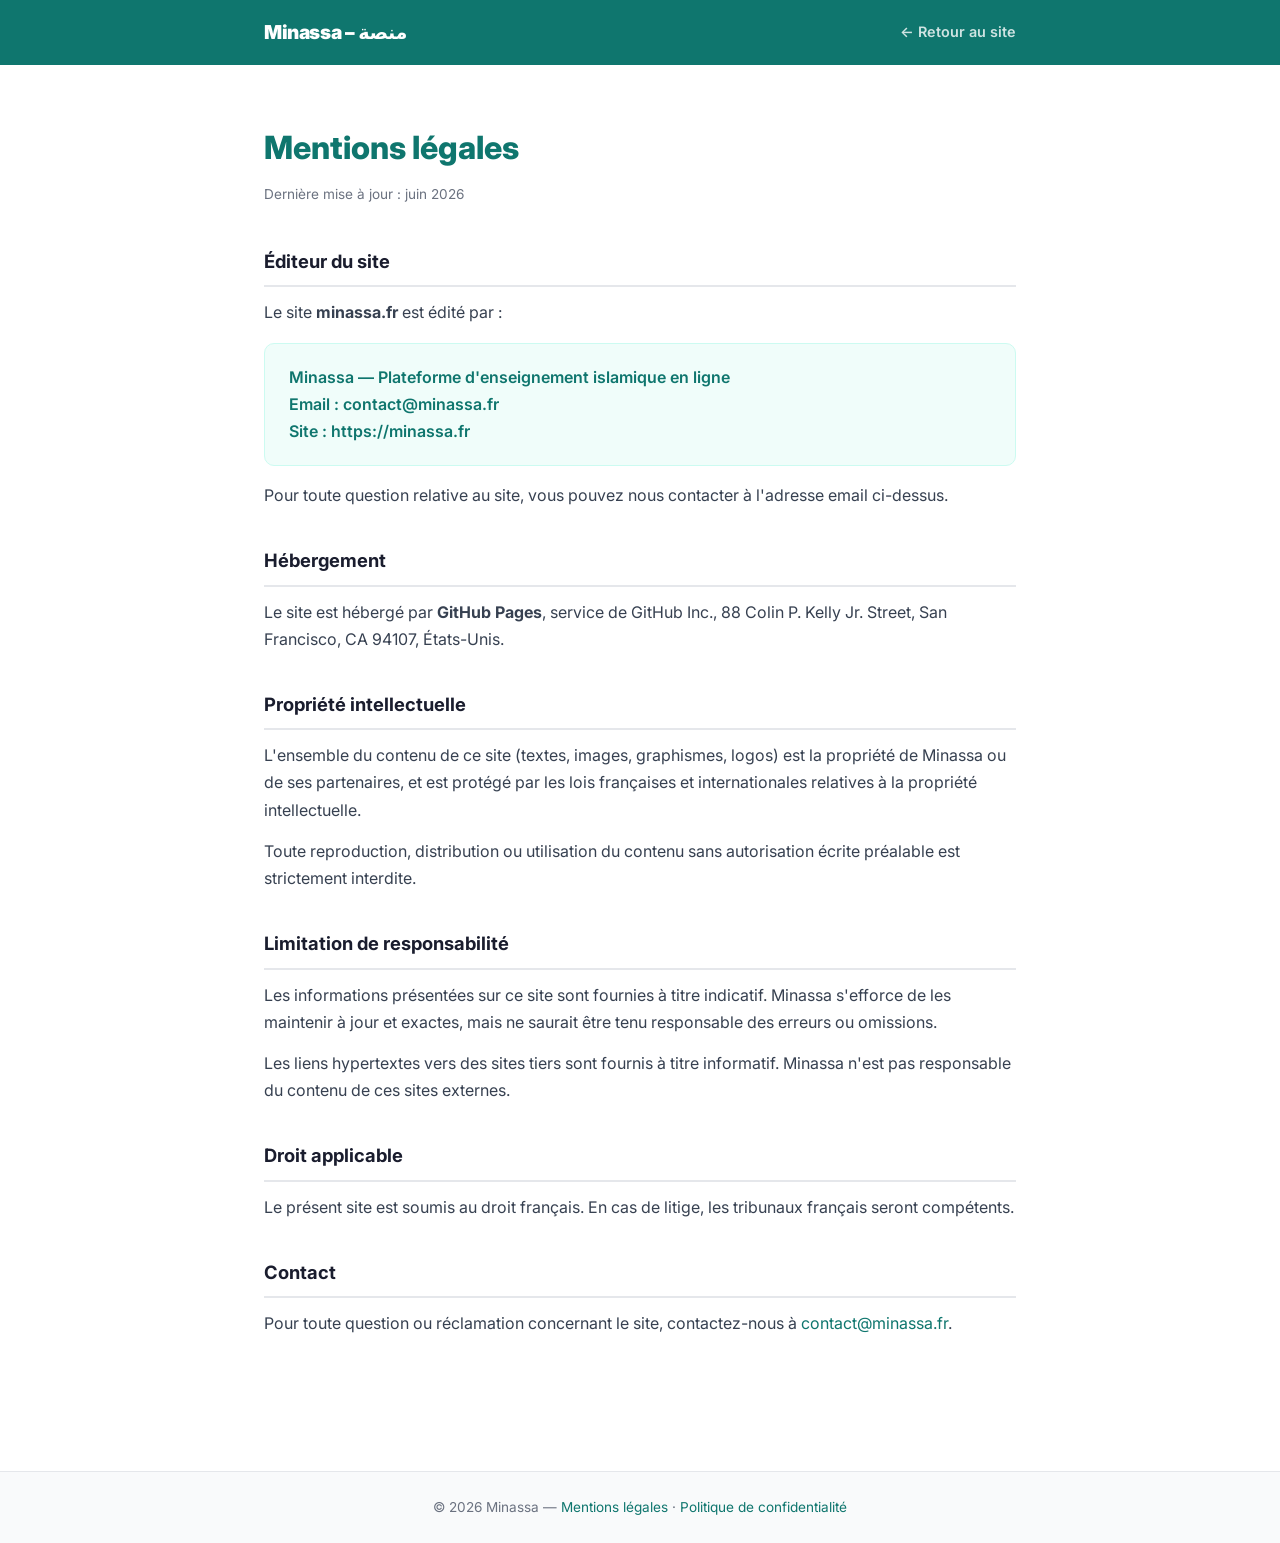
<file: mentions-legales.html>
<!DOCTYPE html>
<html lang="fr" dir="ltr">
<head>
  <meta charset="UTF-8">
  <meta name="viewport" content="width=device-width, initial-scale=1.0">
  <title>Mentions légales — Minassa</title>
  <meta name="robots" content="noindex">
  <link rel="icon" type="image/svg+xml" href="favicon.svg">
  <link rel="preconnect" href="https://fonts.googleapis.com">
  <link rel="preconnect" href="https://fonts.gstatic.com" crossorigin>
  <link href="https://fonts.googleapis.com/css2?family=Inter:wght@400;500;600;700;800&display=swap" rel="stylesheet">
  <style>
    *,*::before,*::after{box-sizing:border-box;margin:0;padding:0}
    html{scroll-behavior:smooth;font-size:16px}
    body{font-family:'Inter',system-ui,sans-serif;color:#1a1d2e;background:#fff;line-height:1.7;-webkit-font-smoothing:antialiased}
    a{color:#0F766E;text-decoration:none}
    a:hover{text-decoration:underline}
    .nav{background:#0F766E;padding:16px 0}
    .nav__inner{max-width:800px;margin:0 auto;padding:0 24px;display:flex;align-items:center;justify-content:space-between}
    .nav__logo{font-size:1.2rem;font-weight:900;color:#fff;letter-spacing:-.02em}
    .nav__back{font-size:.9rem;color:rgba(255,255,255,.8);font-weight:600}
    .nav__back:hover{color:#fff;text-decoration:none}
    .content{max-width:800px;margin:0 auto;padding:56px 24px 80px}
    h1{font-size:2rem;font-weight:800;color:#0F766E;margin-bottom:8px}
    .updated{font-size:.85rem;color:#6b7280;margin-bottom:40px}
    h2{font-size:1.15rem;font-weight:700;color:#1a1d2e;margin:36px 0 12px;padding-bottom:8px;border-bottom:2px solid #e5e7eb}
    p{color:#374151;margin-bottom:14px}
    .info-block{background:#f0fdfa;border:1px solid #ccfbf1;border-radius:10px;padding:20px 24px;margin:16px 0}
    .info-block p{margin:0;color:#0F766E;font-weight:600}
    .footer{background:#f9fafb;border-top:1px solid #e5e7eb;padding:24px;text-align:center;font-size:.85rem;color:#6b7280;margin-top:40px}
  </style>
</head>
<body>

<nav class="nav">
  <div class="nav__inner">
    <span class="nav__logo">Minassa – منصة</span>
    <a href="/" class="nav__back">← Retour au site</a>
  </div>
</nav>

<div class="content">
  <h1>Mentions légales</h1>
  <p class="updated">Dernière mise à jour : juin 2026</p>

  <h2>Éditeur du site</h2>
  <p>Le site <strong>minassa.fr</strong> est édité par :</p>
  <div class="info-block">
    <p>Minassa — Plateforme d'enseignement islamique en ligne<br>
    Email : <a href="mailto:contact@minassa.fr">contact@minassa.fr</a><br>
    Site : <a href="https://minassa.fr">https://minassa.fr</a></p>
  </div>
  <p>Pour toute question relative au site, vous pouvez nous contacter à l'adresse email ci-dessus.</p>

  <h2>Hébergement</h2>
  <p>Le site est hébergé par <strong>GitHub Pages</strong>, service de GitHub Inc., 88 Colin P. Kelly Jr. Street, San Francisco, CA 94107, États-Unis.</p>

  <h2>Propriété intellectuelle</h2>
  <p>L'ensemble du contenu de ce site (textes, images, graphismes, logos) est la propriété de Minassa ou de ses partenaires, et est protégé par les lois françaises et internationales relatives à la propriété intellectuelle.</p>
  <p>Toute reproduction, distribution ou utilisation du contenu sans autorisation écrite préalable est strictement interdite.</p>

  <h2>Limitation de responsabilité</h2>
  <p>Les informations présentées sur ce site sont fournies à titre indicatif. Minassa s'efforce de les maintenir à jour et exactes, mais ne saurait être tenu responsable des erreurs ou omissions.</p>
  <p>Les liens hypertextes vers des sites tiers sont fournis à titre informatif. Minassa n'est pas responsable du contenu de ces sites externes.</p>

  <h2>Droit applicable</h2>
  <p>Le présent site est soumis au droit français. En cas de litige, les tribunaux français seront compétents.</p>

  <h2>Contact</h2>
  <p>Pour toute question ou réclamation concernant le site, contactez-nous à <a href="mailto:contact@minassa.fr">contact@minassa.fr</a>.</p>
</div>

<div class="footer">
  © 2026 Minassa — <a href="mentions-legales.html">Mentions légales</a> · <a href="politique-confidentialite.html">Politique de confidentialité</a>
</div>

</body>
</html>
</file>
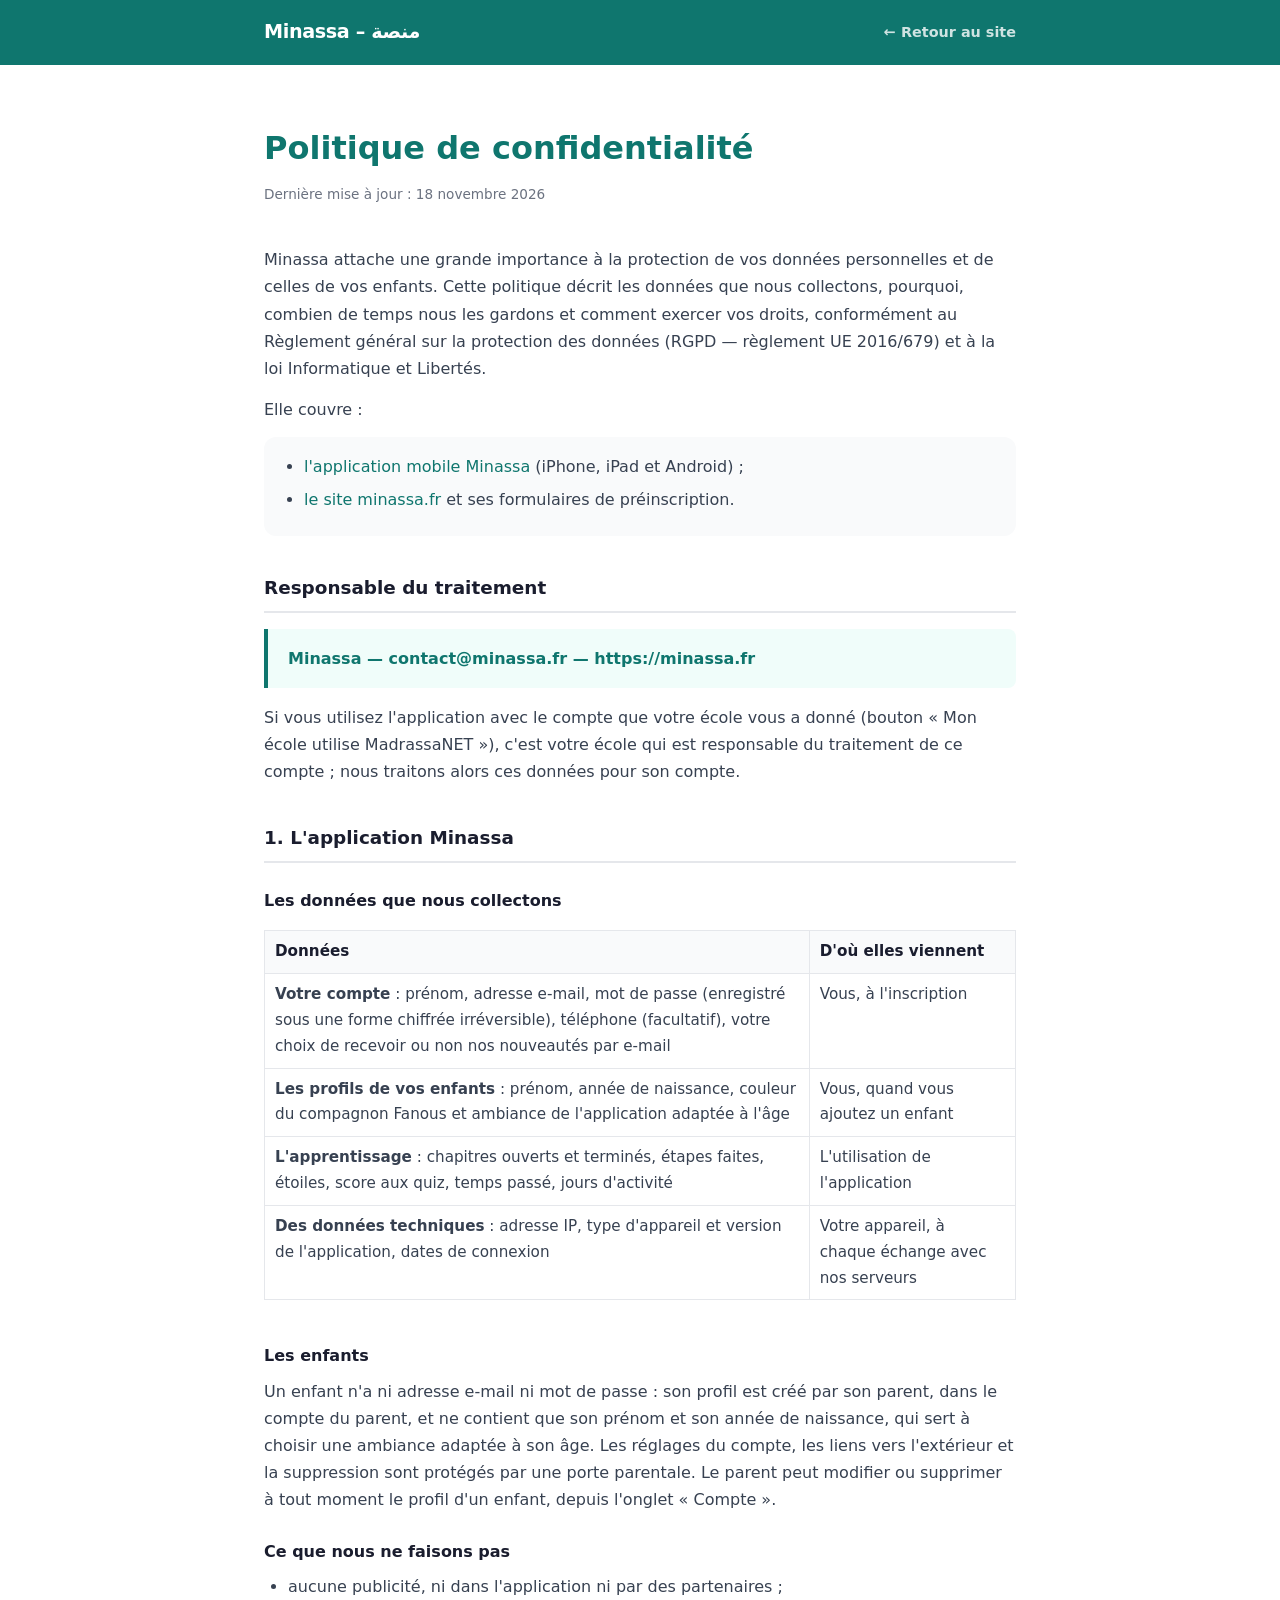
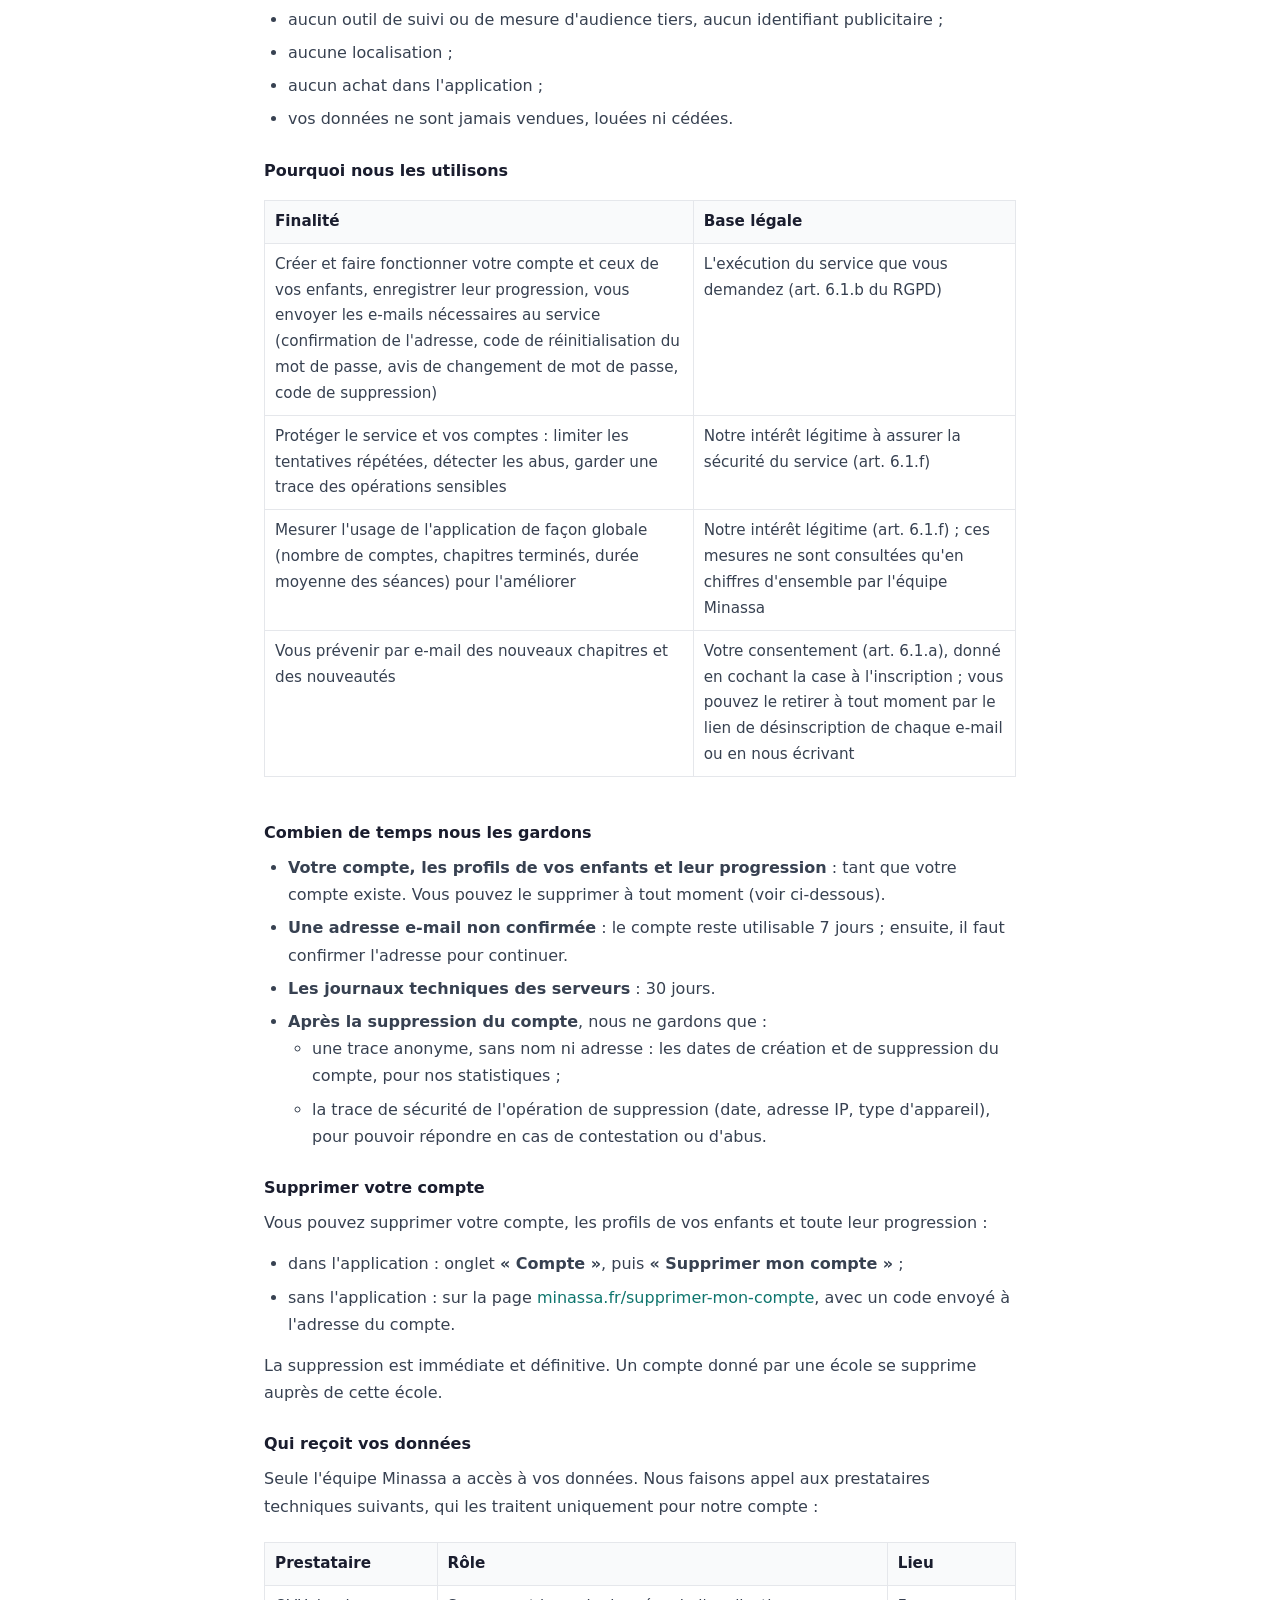
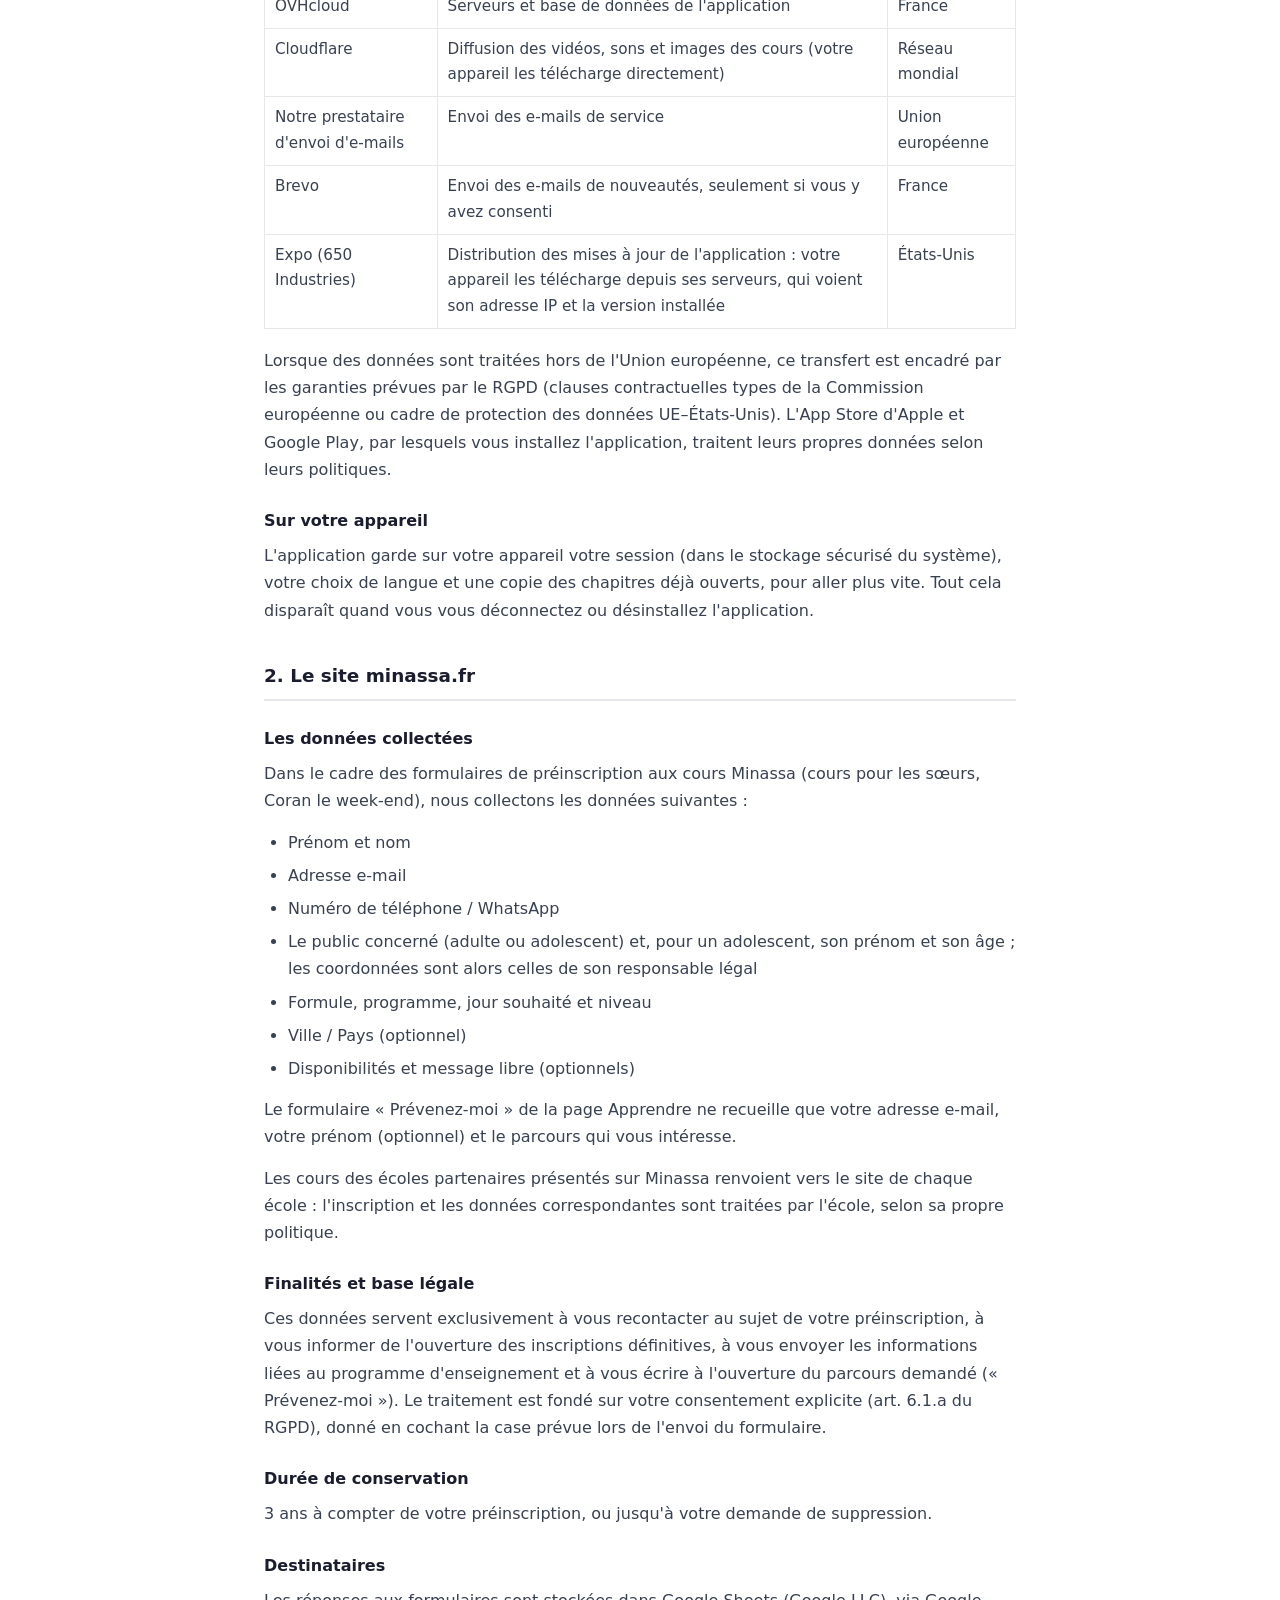
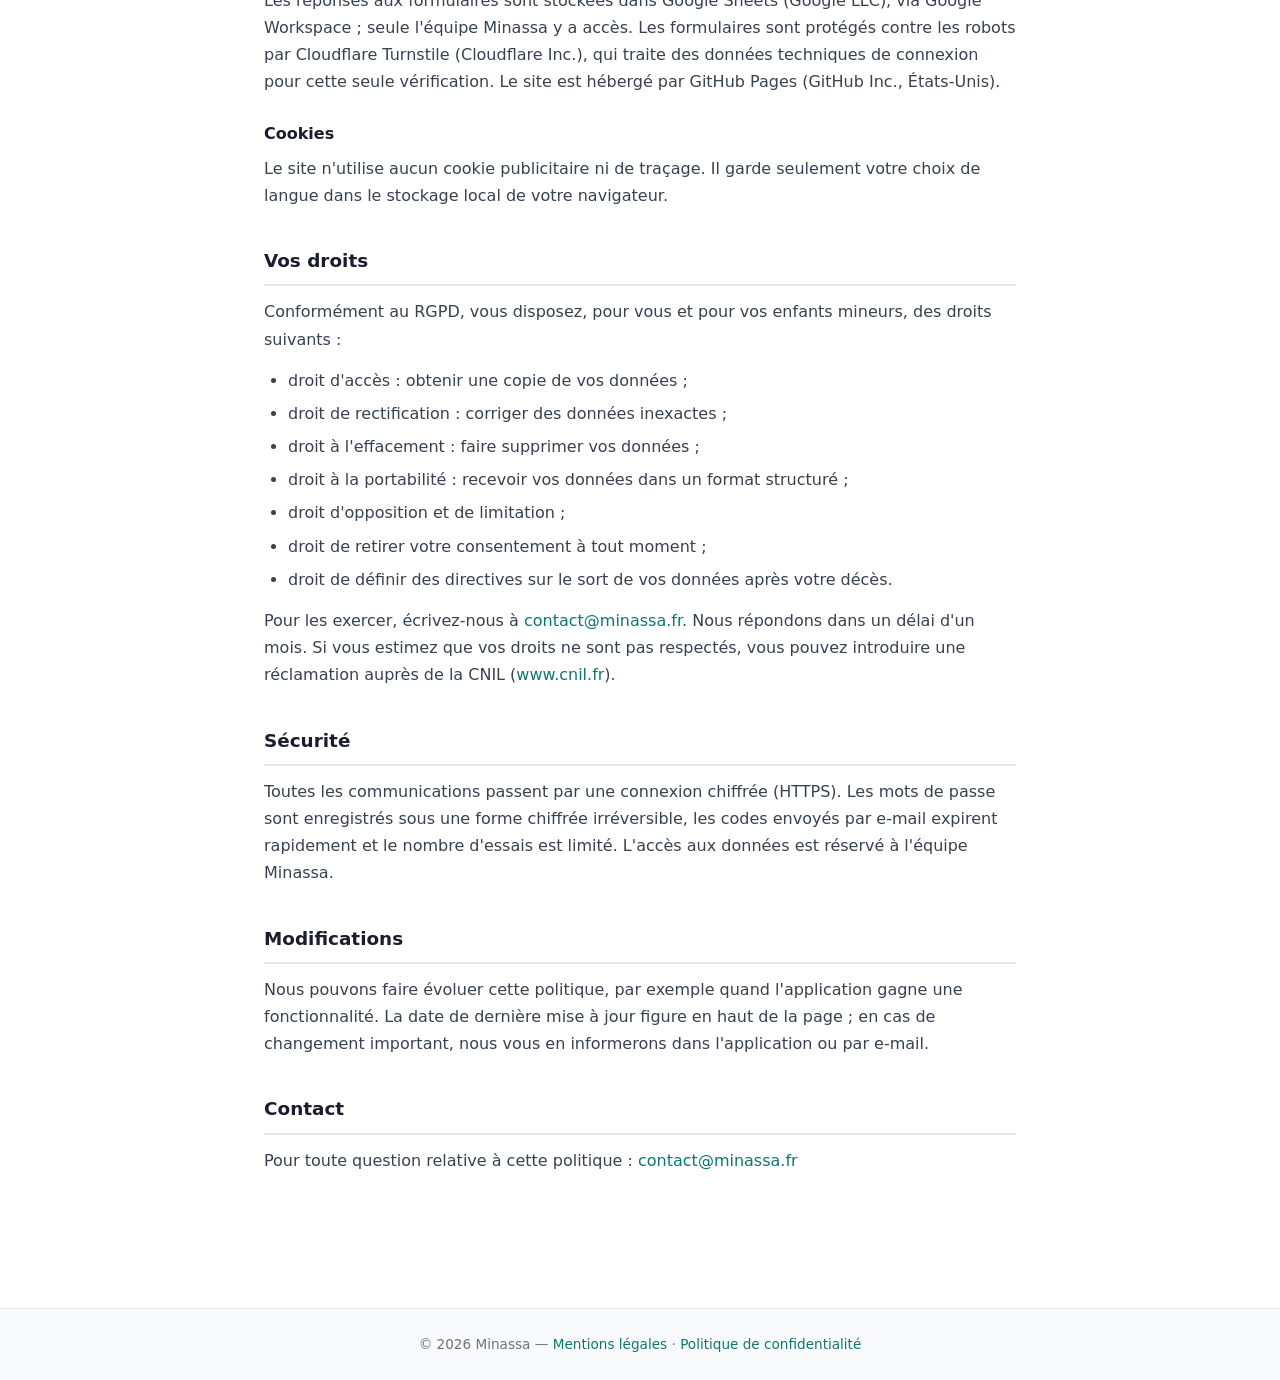
<file: politique-confidentialite.html>
<!DOCTYPE html>
<html lang="fr" dir="ltr">
<head>
  <meta charset="UTF-8">
  <meta name="viewport" content="width=device-width, initial-scale=1.0">
  <!-- La politique de confidentialité vit désormais à /confidentialite/ (site et application, 18/11/2026). -->
  <title>Politique de confidentialité — Minassa</title>
  <meta name="robots" content="noindex">
  <link rel="canonical" href="https://minassa.fr/confidentialite/">
  <meta http-equiv="refresh" content="0; url=/confidentialite/">
</head>
<body>
  <p>La politique de confidentialité se trouve désormais ici : <a href="/confidentialite/">minassa.fr/confidentialite</a>.</p>
</body>
</html>
</file>
<file: assets/minassa.css>
/* ============================================================
   Minassa — feuille de style du hub (accueil, cours, apprendre)
   Charte du 03/11/2026 : teal #0F766E, nuit #0B4F4A, sable #F6F1E7,
   terracotta #B54A1F. Les pages /cours-femmes/ et /cours-coran/
   gardent leur propre style (A-2).
   ============================================================ */

:root {
  --teal: #0F766E;
  --nuit: #0B4F4A;
  --sable: #F6F1E7;
  --sable-fonce: #ECE4D3;
  --bord: #E4DCCB;
  --bord-fort: #D9CFBB;
  --terre: #B54A1F;
  --terre-fonce: #8F3A18;
  --terre-clair: #E07A4F;
  --terre-pale: #F5E1D6;
  --teal-pale: #DCEFEB;
  --teal-clair: #9FD3CC;
  --dore: #C9A46A;
  --encre: #14211F;
  --gris: #5A6764;
  --blanc: #FFFFFF;
  --creme: #FBF8F2;
  --police: 'Plus Jakarta Sans', system-ui, -apple-system, 'Segoe UI', sans-serif;
  --arabe: 'Noto Naskh Arabic', 'Geeza Pro', serif;
}

*, *::before, *::after { box-sizing: border-box; }
html { scroll-behavior: smooth; }
body {
  margin: 0;
  font-family: var(--police);
  color: var(--encre);
  background: var(--sable);
  line-height: 1.5;
  -webkit-font-smoothing: antialiased;
}
img { max-width: 100%; display: block; }
a { color: var(--teal); }
a:hover { color: var(--nuit); }
a:focus-visible, button:focus-visible, input:focus-visible, select:focus-visible, textarea:focus-visible {
  outline: 3px solid var(--terre-clair);
  outline-offset: 2px;
}
h1, h2, h3 { margin: 0; line-height: 1.15; }
p { margin: 0; }
.ar { font-family: var(--arabe); }
.sr { position: absolute; width: 1px; height: 1px; overflow: hidden; clip: rect(0 0 0 0); white-space: nowrap; }
.losange { display: inline-block; width: 8px; height: 8px; background: var(--terre-clair); transform: rotate(45deg); flex: none; }

.conteneur { max-width: 1200px; margin: 0 auto; padding-left: 24px; padding-right: 24px; }
.section { padding-top: 96px; }
.surtitre { font-size: 14px; font-weight: 700; letter-spacing: .08em; text-transform: uppercase; color: var(--terre); }
.titre-section { font-size: 38px; font-weight: 800; letter-spacing: -0.01em; color: var(--nuit); }
.chapo { font-size: 17px; line-height: 1.6; color: var(--gris); max-width: 680px; }

/* ── En-tête ─────────────────────────────────────────────── */
.entete { background: var(--sable); border-bottom: 1px solid var(--bord); }
.entete__in { display: flex; align-items: center; justify-content: space-between; gap: 24px; flex-wrap: wrap; padding-top: 18px; padding-bottom: 18px; }
.entete__logo img { height: 44px; width: auto; }
.nav { display: flex; align-items: center; gap: 28px; flex-wrap: wrap; font-size: 16px; }
.nav a { color: var(--encre); text-decoration: none; font-weight: 600; }
.nav a:hover { color: var(--teal); }
.nav a[aria-current="page"] { color: var(--teal); text-decoration: underline; text-underline-offset: 6px; text-decoration-thickness: 2px; }
.nav .nav__ecole { border: 1.5px solid var(--teal); color: var(--teal); padding: 10px 18px; border-radius: 999px; }
.nav .nav__ecole:hover { background: var(--teal-pale); }

/* ── Boutons ─────────────────────────────────────────────── */
.btn {
  display: inline-flex; align-items: center; justify-content: center; gap: 10px;
  font: 700 16px var(--police); text-decoration: none; cursor: pointer;
  border: 0; border-radius: 12px; padding: 14px 24px;
  background: var(--teal); color: var(--blanc);
  transition: background .15s ease;
}
.btn:hover { background: var(--nuit); color: var(--blanc); }
.btn--terre { background: var(--terre); }
.btn--terre:hover { background: var(--terre-fonce); }
.btn--clair { background: var(--sable); color: var(--nuit); }
.btn--clair:hover { background: var(--teal-pale); color: var(--nuit); }

.pastille { display: inline-flex; align-items: center; gap: 6px; font-size: 13px; font-weight: 700; padding: 5px 10px; border-radius: 999px; }
.pastille--ecole { color: var(--teal); background: var(--teal-pale); }
.pastille--pre { color: var(--terre); background: var(--terre-pale); }
.pastille--bientot { color: var(--blanc); background: var(--terre); font-size: 12px; font-weight: 800; letter-spacing: .04em; text-transform: uppercase; padding: 4px 10px; }
.puce { font-size: 13px; font-weight: 600; color: var(--nuit); background: var(--sable); border: 1px solid var(--bord); padding: 5px 10px; border-radius: 999px; }

/* ── Héros de l'accueil ──────────────────────────────────── */
.heros { background: var(--nuit); color: var(--sable); overflow: hidden; }
.heros__in { display: flex; flex-wrap: wrap; align-items: center; gap: 56px; padding-top: 80px; padding-bottom: 104px; }
.heros__texte { flex: 999 1 520px; min-width: 0; display: flex; flex-direction: column; gap: 28px; }
.heros__marque { font-size: 15px; font-weight: 600; letter-spacing: .04em; color: var(--teal-clair); display: flex; align-items: center; gap: 12px; }
.heros__marque .ar { font-size: 22px; letter-spacing: 0; }
.heros h1 { font-size: 58px; line-height: 1.06; font-weight: 800; letter-spacing: -0.02em; max-width: 680px; }
.heros h1 span { color: var(--terre-clair); }
.heros__chapo { font-size: 20px; line-height: 1.55; color: var(--teal-pale); max-width: 580px; }
.recherche { display: flex; gap: 10px; flex-wrap: wrap; max-width: 620px; }
.recherche input {
  flex: 1 1 320px; min-width: 0; height: 56px; border: 0; border-radius: 14px; padding: 0 20px;
  font: 500 16px var(--police); color: var(--encre); background: var(--blanc);
}
.recherche input::placeholder { color: var(--gris); }
.recherche .btn { height: 56px; border-radius: 14px; padding: 0 28px; }
.publics { display: flex; align-items: center; gap: 10px; flex-wrap: wrap; }
.publics__label { font-size: 14px; color: var(--teal-clair); font-weight: 600; margin-right: 4px; }
.publics a {
  height: 40px; padding: 0 16px; border-radius: 999px; display: inline-flex; align-items: center;
  font: 600 14px var(--police); text-decoration: none; color: var(--sable);
  border: 1.5px solid rgba(220,239,235,.4);
}
.publics a:hover { background: var(--sable); color: var(--nuit); border-color: var(--sable); }

.estrade { flex: 1 1 380px; min-width: 0; display: flex; justify-content: center; }
.estrade__scene { position: relative; width: 420px; max-width: 100%; height: 400px; }
.estrade__ecran {
  position: absolute; left: 30px; top: 40px; width: 360px; max-width: calc(100% - 30px); height: 250px;
  border: 14px solid var(--teal-clair); border-radius: 26px; background: var(--teal);
  display: flex; align-items: center; justify-content: center;
}
.estrade__ecran .ar { font-size: 92px; line-height: 1.3; color: var(--sable); }
.estrade__marche { position: absolute; height: 16px; border-radius: 8px; background: var(--teal-clair); }
.estrade__marche--1 { left: 110px; top: 312px; width: 200px; }
.estrade__marche--2 { left: 70px; top: 344px; width: 280px; opacity: .6; }
.estrade__bulle {
  position: absolute; border-radius: 14px; padding: 12px 16px; display: flex; align-items: center; gap: 10px;
  box-shadow: 0 12px 30px rgba(0,0,0,.25); font-size: 14px; color: var(--encre);
}
.estrade__bulle--direct { left: 0; top: 0; background: var(--blanc); }
.estrade__bulle--parcours { right: 0; top: 232px; background: var(--sable); }
.point-rouge { width: 10px; height: 10px; border-radius: 50%; background: #B91C1C; }
.rond-teal { width: 26px; height: 26px; border-radius: 50%; background: var(--teal); color: var(--blanc); display: inline-flex; align-items: center; justify-content: center; }

/* ── Trois entrées ───────────────────────────────────────── */
.entrees { margin-top: -40px; position: relative; }
.grille-3 { display: grid; grid-template-columns: repeat(auto-fit, minmax(280px, 1fr)); gap: 20px; }
.carte {
  background: var(--blanc); border: 1px solid var(--bord); border-radius: 20px; color: var(--encre);
  text-decoration: none; transition: transform .15s ease, box-shadow .15s ease;
}
a.carte:hover { transform: translateY(-2px); box-shadow: 0 10px 28px rgba(11,79,74,.12); color: var(--encre); }
.entree { padding: 28px; display: flex; flex-direction: column; gap: 12px; }
.entree__titre { font-size: 22px; font-weight: 800; }
.entree__texte { font-size: 16px; line-height: 1.5; color: var(--gris); }
.entree__lien { margin-top: auto; font-weight: 700; color: var(--teal); }
.icone { width: 52px; height: 52px; border-radius: 14px; display: inline-flex; align-items: center; justify-content: center; flex: none; }
.icone--teal { background: var(--teal-pale); color: var(--teal); }
.icone--terre { background: var(--terre-pale); color: var(--terre); }
.icone--sable { background: var(--sable-fonce); color: var(--nuit); }

/* ── Cartes de cours (accueil) ───────────────────────────── */
.entete-section { display: flex; justify-content: space-between; align-items: flex-end; gap: 16px; flex-wrap: wrap; margin-bottom: 28px; }
.entete-section a { font-weight: 700; font-size: 16px; }
.grille-cours { display: grid; grid-template-columns: repeat(auto-fit, minmax(300px, 1fr)); gap: 20px; }
.carte-cours { border-radius: 18px; overflow: hidden; display: flex; flex-direction: column; }
.carte-cours img, .couverture-vide { width: 100%; aspect-ratio: 16 / 9; object-fit: cover; }
.couverture-vide { background: var(--teal); display: flex; align-items: center; justify-content: center; font-family: var(--arabe); font-size: 48px; color: var(--teal-pale); }
.carte-cours__corps { padding: 18px 20px 20px; display: flex; flex-direction: column; gap: 10px; flex: 1; }
.carte-cours__nom { font-size: 18px; font-weight: 800; line-height: 1.3; }
.carte-cours__info { font-size: 14px; color: var(--gris); line-height: 1.5; }
.carte-cours__bas { margin-top: auto; padding-top: 8px; display: flex; justify-content: space-between; align-items: center; gap: 10px; flex-wrap: wrap; }
.prix { font-size: 20px; font-weight: 800; color: var(--nuit); }
.prix small { font-size: 14px; font-weight: 600; color: var(--gris); }
.ecole-ligne { display: flex; align-items: center; gap: 8px; font-size: 13px; font-weight: 600; color: var(--gris); }
.sigle { width: 22px; height: 22px; border-radius: 50%; font-size: 8px; font-weight: 800; display: inline-flex; align-items: center; justify-content: center; flex: none; }
.ecole-ligne img { width: 22px; height: 22px; border-radius: 6px; }
.note { margin-top: 18px; font-size: 14px; color: var(--gris); display: flex; align-items: center; gap: 8px; }

/* ── Bloc parcours (accueil) ─────────────────────────────── */
.bloc-blanc { background: var(--blanc); border: 1px solid var(--bord); border-radius: 28px; padding: 48px; display: flex; flex-wrap: wrap; gap: 40px; align-items: center; }
.bloc-blanc__texte { flex: 1 1 340px; min-width: 0; display: flex; flex-direction: column; gap: 16px; }
.bloc-blanc__texte .btn { align-self: flex-start; margin-top: 6px; }
.chemins { flex: 999 1 520px; min-width: 0; display: flex; flex-direction: column; gap: 18px; }
.chemin { display: flex; flex-direction: column; gap: 10px; }
.chemin__titre { font-size: 13px; font-weight: 700; letter-spacing: .08em; text-transform: uppercase; color: var(--gris); }
.chemin__etapes { display: flex; flex-wrap: wrap; align-items: center; gap: 6px; font-size: 14px; font-weight: 700; }
.etape { padding: 8px 12px; border-radius: 999px; background: var(--teal-pale); color: var(--nuit); }
.etape--terre { background: var(--terre-pale); color: var(--terre); }
.etape--nuit { background: var(--nuit); color: var(--teal-pale); }
.fleche { color: var(--dore); }

/* ── Écoles ──────────────────────────────────────────────── */
.grille-ecoles { display: grid; grid-template-columns: repeat(auto-fit, minmax(340px, 1fr)); gap: 20px; }
.carte-ecole { padding: 28px; display: flex; gap: 22px; align-items: flex-start; }
.carte-ecole__logo { flex: none; width: 72px; height: 72px; border-radius: 50%; font-weight: 800; font-size: 18px; display: flex; align-items: center; justify-content: center; }
.carte-ecole img.carte-ecole__logo { border-radius: 18px; }
.carte-ecole__texte { display: flex; flex-direction: column; gap: 8px; }
.carte-ecole__nom { font-size: 20px; font-weight: 800; line-height: 1.3; }

/* ── Bandeau MadrassaNET ─────────────────────────────────── */
.bandeau-nuit { background: var(--nuit); color: var(--sable); border-radius: 28px; padding: 48px; display: flex; flex-wrap: wrap; gap: 40px; align-items: center; }
.bandeau-nuit__texte { flex: 1 1 360px; min-width: 0; display: flex; flex-direction: column; gap: 14px; }
.bandeau-nuit h2 { font-size: 34px; font-weight: 800; color: var(--blanc); }
.bandeau-nuit p { font-size: 17px; line-height: 1.6; color: var(--teal-pale); }
.bandeau-nuit .btn { align-self: flex-start; margin-top: 6px; font-weight: 800; }
.atouts { flex: 999 1 520px; min-width: 0; margin: 0; padding: 0; list-style: none; display: grid; grid-template-columns: repeat(auto-fit, minmax(230px, 1fr)); gap: 22px; }
.atouts li { display: flex; gap: 12px; align-items: flex-start; }
.atouts__icone { flex: none; width: 40px; height: 40px; border-radius: 12px; background: rgba(220,239,235,.14); color: var(--sable); display: inline-flex; align-items: center; justify-content: center; }
.atouts strong { display: block; font-size: 16px; color: var(--blanc); margin-bottom: 3px; }
.atouts span { font-size: 14px; line-height: 1.5; color: var(--teal-pale); }

/* ── Votre école ─────────────────────────────────────────── */
.bandeau-terre { background: var(--terre-pale); border-radius: 28px; padding: 48px; display: flex; flex-wrap: wrap; gap: 32px; align-items: center; justify-content: space-between; }
.bandeau-terre__texte { flex: 999 1 480px; min-width: 0; display: flex; flex-direction: column; gap: 12px; }
.bandeau-terre h2 { font-size: 32px; font-weight: 800; line-height: 1.2; }
.bandeau-terre p { font-size: 17px; line-height: 1.6; max-width: 620px; }

/* ── Pied de page ────────────────────────────────────────── */
.pied { background: var(--nuit); color: var(--teal-pale); margin-top: 96px; }
.pied a { color: var(--teal-pale); text-decoration: none; }
.pied a:hover { color: var(--blanc); text-decoration: underline; }
.pied__in { display: flex; flex-wrap: wrap; gap: 48px; justify-content: space-between; padding-top: 56px; padding-bottom: 32px; }
.pied__marque { flex: 1 1 280px; display: flex; flex-direction: column; gap: 16px; }
.pied__marque img { height: 48px; width: auto; align-self: flex-start; }
.pied__marque p { font-size: 14px; line-height: 1.6; max-width: 320px; }
.pied nav { display: flex; flex-direction: column; gap: 10px; font-size: 15px; }
.pied nav strong { color: var(--blanc); font-size: 14px; letter-spacing: .06em; text-transform: uppercase; }
.pied__bas { border-top: 1px solid rgba(220,239,235,.2); padding-top: 20px; padding-bottom: 28px; font-size: 13px; color: var(--teal-clair); display: flex; justify-content: space-between; flex-wrap: wrap; gap: 10px; }
.pied__bas a { color: var(--blanc); font-weight: 700; }

/* ── Page Cours ──────────────────────────────────────────── */
.ariane { font-size: 14px; color: var(--gris); }
.page-titre { padding-top: 48px; padding-bottom: 24px; display: flex; flex-direction: column; gap: 20px; }
.page-titre__ligne { display: flex; justify-content: space-between; align-items: flex-end; gap: 20px; flex-wrap: wrap; }
.page-titre h1 { font-size: 44px; font-weight: 800; letter-spacing: -0.015em; color: var(--nuit); margin-bottom: 8px; }
.champ-recherche { flex: 0 1 420px; min-width: 0; }
.champ-recherche input { width: 100%; height: 50px; border: 1.5px solid var(--bord-fort); border-radius: 12px; padding: 0 16px; font: 500 16px var(--police); background: var(--blanc); color: var(--encre); }
.catalogue { display: flex; flex-wrap: wrap; gap: 32px; align-items: flex-start; padding-top: 8px; }
.filtres { flex: 1 1 250px; max-width: 100%; background: var(--blanc); border: 1px solid var(--bord); border-radius: 20px; padding: 24px; display: flex; flex-direction: column; gap: 24px; }
.filtres fieldset { border: 0; margin: 0; padding: 0; }
.filtres legend { font-size: 13px; font-weight: 700; letter-spacing: .08em; text-transform: uppercase; color: var(--gris); margin-bottom: 10px; padding: 0; }
.filtres__choix { display: flex; flex-wrap: wrap; gap: 8px; }
.filtre {
  height: 40px; padding: 0 16px; border-radius: 999px; font: 600 14px var(--police); cursor: pointer;
  border: 1.5px solid var(--bord-fort); background: var(--blanc); color: var(--encre);
}
.filtre[aria-pressed="true"] { border-color: var(--teal); background: var(--teal); color: var(--blanc); }
.filtres__note { border-top: 1px solid var(--sable-fonce); padding-top: 18px; font-size: 13px; line-height: 1.55; color: var(--gris); }
.resultats { flex: 999 1 560px; min-width: 0; display: flex; flex-direction: column; gap: 16px; }
.resultats__tete { display: flex; justify-content: space-between; align-items: center; flex-wrap: wrap; gap: 12px; min-height: 40px; }
.resultats__compte { font-size: 16px; font-weight: 700; }
.lien-bouton { background: none; border: 0; color: var(--teal); font: 700 15px var(--police); cursor: pointer; padding: 8px 0; }
.ligne-cours { overflow: hidden; display: flex; flex-wrap: wrap; transition: box-shadow .15s ease; }
.ligne-cours:hover { box-shadow: 0 10px 28px rgba(11,79,74,.12); }
.ligne-cours__image { flex: 1 1 260px; min-width: 0; max-width: 100%; }
.ligne-cours__image img, .ligne-cours__image .couverture-vide { width: 100%; height: 100%; min-height: 180px; object-fit: cover; aspect-ratio: auto; }
.ligne-cours__corps { flex: 999 1 340px; min-width: 0; padding: 24px 26px; display: flex; flex-direction: column; gap: 10px; }
.ligne-cours__corps h2 { font-size: 22px; font-weight: 800; line-height: 1.25; }
.ligne-cours__corps p { font-size: 15px; line-height: 1.55; color: var(--gris); }
.puces { display: flex; flex-wrap: wrap; gap: 8px; margin-top: 4px; }
.ligne-cours__action { flex: 1 1 200px; min-width: 0; padding: 24px 26px; display: flex; flex-direction: column; justify-content: center; align-items: flex-start; gap: 12px; border-left: 1px solid #F0E9DB; }
.ligne-cours__action .prix { font-size: 26px; }
.ligne-cours__action .btn { padding: 12px 18px; font-size: 15px; }
.vide { background: var(--blanc); border: 1px dashed var(--bord-fort); border-radius: 20px; padding: 40px; text-align: center; color: var(--gris); font-size: 16px; }

/* ── Fiche de cours d'une école ──────────────────────────── */
.fiche-tete { background: var(--ecole-fond, var(--nuit)); color: #F5F4EF; }
.fiche-tete__in { padding-top: 40px; padding-bottom: 56px; display: flex; flex-direction: column; gap: 28px; }
.fiche-tete .ariane, .fiche-tete .ariane a { color: #DDE1EA; }
.fiche-tete__ligne { display: flex; flex-wrap: wrap; gap: 48px; align-items: center; }
.fiche-tete__texte { flex: 999 1 480px; min-width: 0; display: flex; flex-direction: column; gap: 18px; }
.fiche-tete__ecole { display: flex; align-items: center; gap: 12px; font-size: 15px; font-weight: 600; color: #DDE1EA; }
.fiche-tete__ecole .sigle { width: 40px; height: 40px; font-size: 12px; }
.fiche-tete h1 { font-size: 46px; line-height: 1.1; font-weight: 800; letter-spacing: -0.015em; }
.fiche-tete__chapo { font-size: 19px; line-height: 1.55; color: #DDE1EA; max-width: 620px; }
.fiche-tete__cats { display: flex; gap: 8px; flex-wrap: wrap; }
.fiche-tete__cats span { font-size: 13px; font-weight: 600; padding: 6px 12px; border-radius: 999px; border: 1px solid var(--ecole-accent-trait, rgba(220,239,235,.5)); color: var(--ecole-accent-texte, var(--teal-pale)); }
.fiche-tete img { flex: 1 1 380px; min-width: 0; width: 100%; max-width: 480px; aspect-ratio: 16 / 9; object-fit: cover; border-radius: 20px; }
.fiche-corps { padding-top: 48px; display: flex; flex-wrap: wrap; gap: 40px; align-items: flex-start; }
.fiche-principal { flex: 999 1 560px; min-width: 0; display: flex; flex-direction: column; gap: 40px; }
.fiche-principal h2 { font-size: 26px; font-weight: 800; color: var(--nuit); margin-bottom: 14px; }
.fiche-principal p { font-size: 16px; line-height: 1.7; }
.fiche-principal p + p { margin-top: 12px; }
.chiffres { display: grid; grid-template-columns: repeat(auto-fit, minmax(170px, 1fr)); gap: 12px; }
.chiffre { background: var(--blanc); border: 1px solid var(--bord); border-radius: 16px; padding: 18px; }
.chiffre__label { font-size: 13px; color: var(--gris); font-weight: 600; }
.chiffre__valeur { font-size: 16px; font-weight: 700; margin-top: 6px; }
.liste-losanges { margin: 0; padding: 0; list-style: none; display: flex; flex-direction: column; gap: 12px; }
.liste-losanges li { display: flex; gap: 12px; font-size: 16px; line-height: 1.55; }
.liste-losanges li::before { content: ""; flex: none; margin-top: 7px; width: 9px; height: 9px; background: var(--terre); transform: rotate(45deg); }
.encadre { background: var(--blanc); border: 1px solid var(--bord); border-radius: 18px; padding: 24px; }
.encadre h2 { font-size: 20px; margin-bottom: 8px; }
.enseignants { display: grid; grid-template-columns: repeat(auto-fit, minmax(240px, 1fr)); gap: 12px; }
.enseignant { background: var(--blanc); border: 1px solid var(--bord); border-radius: 16px; padding: 18px; display: flex; align-items: center; gap: 14px; font-size: 16px; font-weight: 700; }
.initiales { width: 48px; height: 48px; border-radius: 50%; background: var(--teal-pale); color: var(--nuit); font-weight: 800; display: inline-flex; align-items: center; justify-content: center; flex: none; }
.inscription { flex: 1 1 320px; min-width: 0; position: sticky; top: 24px; background: var(--blanc); border: 1px solid var(--bord); border-radius: 22px; padding: 28px; display: flex; flex-direction: column; gap: 16px; box-shadow: 0 16px 40px rgba(11,79,74,.08); }
.inscription__prix { display: flex; align-items: baseline; gap: 8px; }
.inscription__prix strong { font-size: 38px; font-weight: 800; color: var(--nuit); }
.inscription__prix span { font-size: 15px; color: var(--gris); }
.inscription .pastille { align-self: flex-start; }
.inscription .btn { font-size: 17px; padding: 16px 20px; border-radius: 14px; }
.inscription__note { font-size: 14px; line-height: 1.55; color: var(--gris); }
.inscription__note strong { color: var(--encre); }
.inscription__infos { border-top: 1px solid var(--sable-fonce); padding-top: 16px; display: flex; flex-direction: column; gap: 10px; font-size: 15px; }
.inscription__infos span { display: flex; gap: 10px; align-items: center; }

/* ── Page Apprendre ──────────────────────────────────────── */
.apprendre-tete { padding-top: 56px; padding-bottom: 40px; display: flex; flex-wrap: wrap; gap: 40px; align-items: flex-end; justify-content: space-between; }
.apprendre-tete__texte { flex: 999 1 560px; min-width: 0; display: flex; flex-direction: column; gap: 16px; }
.apprendre-tete h1 { font-size: 50px; line-height: 1.08; font-weight: 800; letter-spacing: -0.02em; color: var(--nuit); }
.apprendre-tete h1 span { color: var(--terre); }
.apprendre-tete p { font-size: 19px; line-height: 1.6; color: var(--gris); max-width: 640px; }
.annonce { align-self: flex-start; display: inline-flex; align-items: center; gap: 8px; background: var(--blanc); border: 1px solid var(--bord); border-radius: 999px; padding: 6px 14px 6px 6px; font-size: 14px; font-weight: 600; }
.compteurs { flex: 1 1 300px; display: grid; grid-template-columns: repeat(3, minmax(0, 1fr)); gap: 10px; }
.compteur { background: var(--blanc); border: 1px solid var(--bord); border-radius: 16px; padding: 16px; text-align: center; }
.compteur strong { display: block; font-size: 30px; font-weight: 800; color: var(--nuit); }
.compteur span { font-size: 13px; color: var(--gris); font-weight: 600; }
.chemin-bloc { background: var(--blanc); border: 1px solid var(--bord); border-radius: 28px; padding: 36px; display: flex; flex-direction: column; gap: 32px; }
.chemin-bloc h2 { font-size: 30px; font-weight: 800; color: var(--nuit); margin-bottom: 6px; }
.choix-parcours { display: flex; flex-wrap: wrap; align-items: center; gap: 8px; }
.choix {
  display: inline-flex; align-items: center; gap: 10px; padding: 8px 16px 8px 8px; border-radius: 999px; cursor: pointer;
  font-family: var(--police); border: 2px solid var(--bord); background: var(--blanc); color: var(--encre);
}
.choix__code { width: 36px; height: 36px; border-radius: 50%; display: inline-flex; align-items: center; justify-content: center; font-size: 13px; font-weight: 800; background: var(--teal-pale); color: var(--nuit); }
.choix__texte { display: flex; flex-direction: column; align-items: flex-start; gap: 1px; text-align: left; }
.choix__texte strong { font-size: 15px; font-weight: 800; }
.choix__texte small { font-size: 12px; font-weight: 600; opacity: .8; }
.choix[aria-pressed="true"] { border-color: var(--teal); background: var(--teal); color: var(--blanc); }
.choix[aria-pressed="true"] .choix__code { background: var(--sable); }
.detail { display: flex; flex-wrap: wrap; border-radius: 22px; overflow: hidden; border: 1px solid var(--bord); }
.detail__bandeau { flex: 1 1 260px; min-height: 220px; display: flex; align-items: center; justify-content: center; font-family: var(--arabe); font-size: 64px; line-height: 1.4; background: var(--teal); color: var(--sable); }
.detail__corps { flex: 999 1 460px; min-width: 0; padding: 28px 32px; display: flex; flex-direction: column; gap: 14px; background: var(--creme); }
.detail__corps h3 { font-size: 26px; font-weight: 800; color: var(--nuit); }
.detail__corps p { font-size: 17px; line-height: 1.6; }
.detail__corps .detail__formats { font-size: 15px; color: var(--gris); }
.detail__formats strong { color: var(--encre); }
.detail__chiffres { display: grid; grid-template-columns: repeat(auto-fit, minmax(140px, 1fr)); gap: 10px; }
.detail__chiffres div { background: var(--blanc); border: 1px solid var(--bord); border-radius: 14px; padding: 12px 14px; }
.detail__chiffres small { display: block; font-size: 12px; font-weight: 600; color: var(--gris); }
.detail__chiffres strong { display: block; font-size: 15px; font-weight: 700; margin-top: 4px; }
.detail__action { display: flex; align-items: center; gap: 14px; flex-wrap: wrap; margin-top: 4px; font-size: 14px; color: var(--gris); }
.plateforme { display: flex; flex-wrap: wrap; gap: 28px; align-items: stretch; }
.apercu { flex: 999 1 560px; min-width: 0; margin: 0; align-self: flex-start; background: var(--blanc); border: 1px solid var(--bord); border-radius: 22px; overflow: hidden; box-shadow: 0 24px 48px -28px rgba(11,79,74,.35); }
.apercu__barre { display: flex; align-items: center; gap: 8px; padding: 12px 16px; background: var(--sable); border-bottom: 1px solid var(--bord); }
.apercu__barre i { width: 10px; height: 10px; border-radius: 50%; background: var(--bord-fort); }
.apercu__barre span { margin-left: 12px; font-size: 12px; color: var(--gris); background: var(--blanc); border-radius: 999px; padding: 4px 12px; }
.apercu__in { display: flex; flex-wrap: wrap; }
.apercu__menu { flex: 1 1 200px; padding: 18px 14px; border-right: 1px solid #EFE8DA; display: flex; flex-direction: column; gap: 6px; background: #FDFBF7; }
.apercu__menu > small { font-size: 12px; font-weight: 700; color: var(--gris); letter-spacing: .06em; text-transform: uppercase; padding: 0 10px; }
.apercu__menu > strong { font-size: 15px; color: var(--nuit); padding: 0 10px; }
.progression { padding: 4px 10px 10px; font-size: 12px; color: var(--gris); }
.progression div { height: 8px; border-radius: 999px; background: #EFE8DA; overflow: hidden; margin-bottom: 4px; }
.progression div i { display: block; width: 30%; height: 100%; background: var(--teal); }
.chap { display: flex; align-items: center; gap: 10px; padding: 9px 10px; border-radius: 10px; font-size: 13px; color: var(--gris); }
.chap i { width: 22px; height: 22px; border-radius: 50%; border: 2px solid var(--bord-fort); flex: none; display: inline-flex; align-items: center; justify-content: center; font-style: normal; font-size: 12px; font-weight: 800; }
.chap--fait { color: var(--encre); }
.chap--fait i { background: var(--teal); border-color: var(--teal); color: var(--blanc); }
.chap--cours { color: var(--encre); background: #FBF1EA; font-weight: 700; }
.chap--cours i { border-color: var(--terre); }
.chap--cours i::after { content: ""; width: 8px; height: 8px; border-radius: 50%; background: var(--terre); }
.apercu__contenu { flex: 999 1 380px; min-width: 0; padding: 20px; display: flex; flex-direction: column; gap: 14px; }
.apercu__titre { display: flex; justify-content: space-between; align-items: center; gap: 10px; flex-wrap: wrap; font-size: 12px; color: var(--gris); }
.apercu__titre strong { font-size: 18px; color: var(--encre); }
.onglets { display: flex; flex-wrap: wrap; gap: 6px; }
.onglets span { font-size: 12px; font-weight: 700; padding: 6px 10px; border-radius: 999px; background: var(--sable); color: var(--gris); }
.onglets span:first-child { background: var(--teal); color: var(--blanc); }
.video { position: relative; aspect-ratio: 16 / 8; border-radius: 14px; background: linear-gradient(135deg, var(--nuit), var(--teal)); display: flex; align-items: center; justify-content: center; }
.video__play { width: 58px; height: 58px; border-radius: 50%; background: rgba(246,241,231,.95); display: inline-flex; align-items: center; justify-content: center; }
.video__barre { position: absolute; left: 14px; right: 14px; bottom: 12px; height: 4px; border-radius: 999px; background: rgba(246,241,231,.3); }
.video__barre i { display: block; width: 42%; height: 100%; border-radius: 999px; background: var(--terre-clair); }
.audio { display: flex; align-items: center; gap: 12px; background: var(--sable); border-radius: 12px; padding: 10px 12px; font-size: 12px; font-weight: 600; color: var(--gris); }
.audio__play { width: 32px; height: 32px; border-radius: 50%; background: var(--teal); display: inline-flex; align-items: center; justify-content: center; flex: none; }
.onde { flex: 1; display: flex; align-items: center; gap: 3px; min-width: 0; overflow: hidden; }
.onde i { width: 3px; border-radius: 2px; background: #C9D8D4; flex: none; }
.onde i.lu { background: var(--teal); }
.fiche-pdf { display: flex; align-items: center; justify-content: space-between; gap: 10px; border: 1px dashed var(--bord-fort); border-radius: 12px; padding: 10px 12px; font-size: 13px; }
.fiche-pdf span { display: flex; align-items: center; gap: 8px; font-weight: 600; }
.fiche-pdf b { color: var(--teal); }
.apercu figcaption { padding: 10px 16px; font-size: 12px; color: var(--gris); border-top: 1px solid #EFE8DA; background: #FDFBF7; }
.formats { flex: 1 1 460px; min-width: 0; display: grid; grid-template-columns: repeat(auto-fit, minmax(210px, 1fr)); gap: 12px; align-content: start; }
.format { background: var(--blanc); border: 1px solid var(--bord); border-radius: 18px; padding: 16px; display: flex; gap: 14px; align-items: flex-start; }
.format .icone { width: 44px; height: 44px; border-radius: 12px; }
.format strong { display: block; font-size: 16px; margin-bottom: 4px; }
.format span { font-size: 14px; line-height: 1.5; color: var(--gris); }
.temps { display: grid; grid-template-columns: repeat(auto-fit, minmax(200px, 1fr)); gap: 16px; }
.temps .carte { padding: 24px; display: flex; flex-direction: column; gap: 10px; }
.temps .icone { width: 48px; height: 48px; }
.temps strong { font-size: 18px; }
.temps span { font-size: 15px; line-height: 1.55; color: var(--gris); }
.methode { background: var(--nuit); color: var(--sable); border-radius: 28px; padding: 44px; display: flex; flex-wrap: wrap; gap: 40px; }
.methode__titre { flex: 1 1 300px; min-width: 0; }
.methode__titre h2 { font-size: 32px; font-weight: 800; margin-bottom: 12px; }
.methode__titre p { font-size: 16px; line-height: 1.6; color: var(--teal-pale); }
.methode ul { flex: 999 1 560px; min-width: 0; margin: 0; padding: 0; list-style: none; display: grid; grid-template-columns: repeat(auto-fit, minmax(240px, 1fr)); gap: 24px; }
.methode li { display: flex; gap: 14px; }
.methode li .losange { margin-top: 8px; width: 10px; height: 10px; }
.methode strong { display: block; font-size: 17px; margin-bottom: 4px; }
.methode li span:last-child { font-size: 15px; line-height: 1.55; color: var(--teal-pale); }

/* ── Formulaire « Prévenez-moi » ─────────────────────────── */
.prevenir { background: var(--terre-pale); border-radius: 28px; padding: 44px; display: flex; flex-wrap: wrap; gap: 32px; align-items: center; }
.prevenir__texte { flex: 1 1 360px; min-width: 0; display: flex; flex-direction: column; gap: 10px; }
.prevenir h2 { font-size: 30px; font-weight: 800; line-height: 1.2; }
.prevenir p { font-size: 16px; line-height: 1.6; }
.prevenir form { flex: 999 1 460px; min-width: 0; display: flex; flex-direction: column; gap: 12px; }
.prevenir__ligne { display: flex; gap: 10px; flex-wrap: wrap; }
.prevenir select, .prevenir input[type="email"], .prevenir input[type="text"] {
  flex: 1 1 200px; min-width: 0; height: 50px; border: 1.5px solid var(--bord-fort); border-radius: 12px; padding: 0 14px;
  font: 600 15px var(--police); background: var(--blanc); color: var(--encre);
}
.prevenir input::placeholder { color: var(--gris); font-weight: 500; }
.prevenir .btn { height: 50px; padding: 0 20px; }
.prevenir label.consent { display: flex; gap: 10px; align-items: flex-start; font-size: 13px; line-height: 1.5; }
.prevenir label.consent input { margin-top: 3px; width: 16px; height: 16px; accent-color: var(--teal); flex: none; }
.retour { font-size: 14px; font-weight: 600; border-radius: 12px; padding: 12px 14px; }
.retour--ok { background: var(--teal-pale); color: var(--nuit); }
.retour--erreur { background: #FDE8E8; color: #8A1C1C; }

/* ── Petits écrans ───────────────────────────────────────── */
@media (max-width: 720px) {
  .conteneur { padding-left: 16px; padding-right: 16px; }
  .section { padding-top: 64px; }
  .heros__in { padding-top: 48px; padding-bottom: 80px; gap: 32px; }
  .heros h1 { font-size: 38px; }
  .heros__chapo { font-size: 17px; }
  .estrade { display: none; }
  .titre-section, .page-titre h1 { font-size: 30px; }
  .apprendre-tete h1, .fiche-tete h1 { font-size: 34px; }
  .bloc-blanc, .bandeau-nuit, .bandeau-terre, .prevenir, .methode, .chemin-bloc { padding: 28px 20px; border-radius: 22px; }
  .bandeau-nuit h2 { font-size: 26px; }
  .nav { gap: 16px; font-size: 15px; }
  .nav .nav__ecole { display: none; }
  .ligne-cours__action { border-left: 0; border-top: 1px solid #F0E9DB; }
  .grille-ecoles { grid-template-columns: 1fr; }
  .carte-ecole { padding: 20px; gap: 16px; }
  .inscription { position: static; }
  .compteurs { flex-basis: 100%; }
}
</file>
